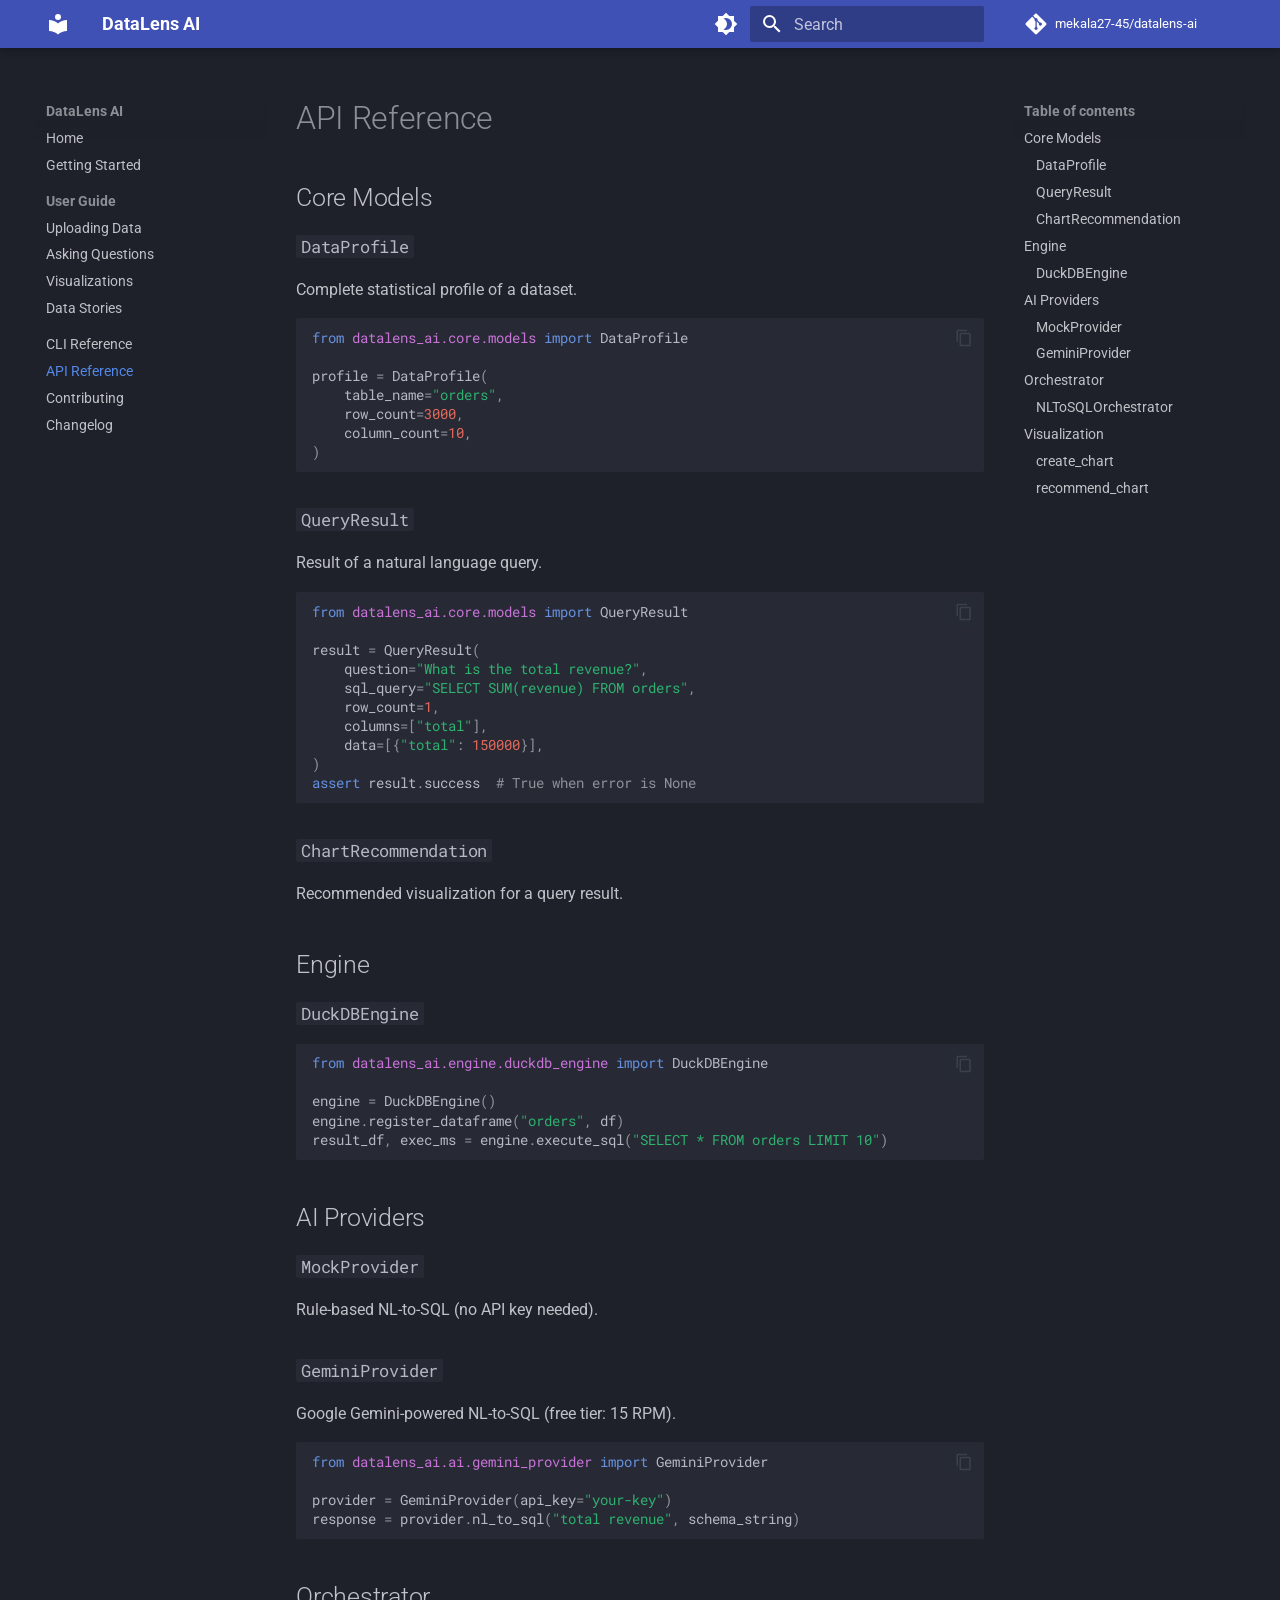
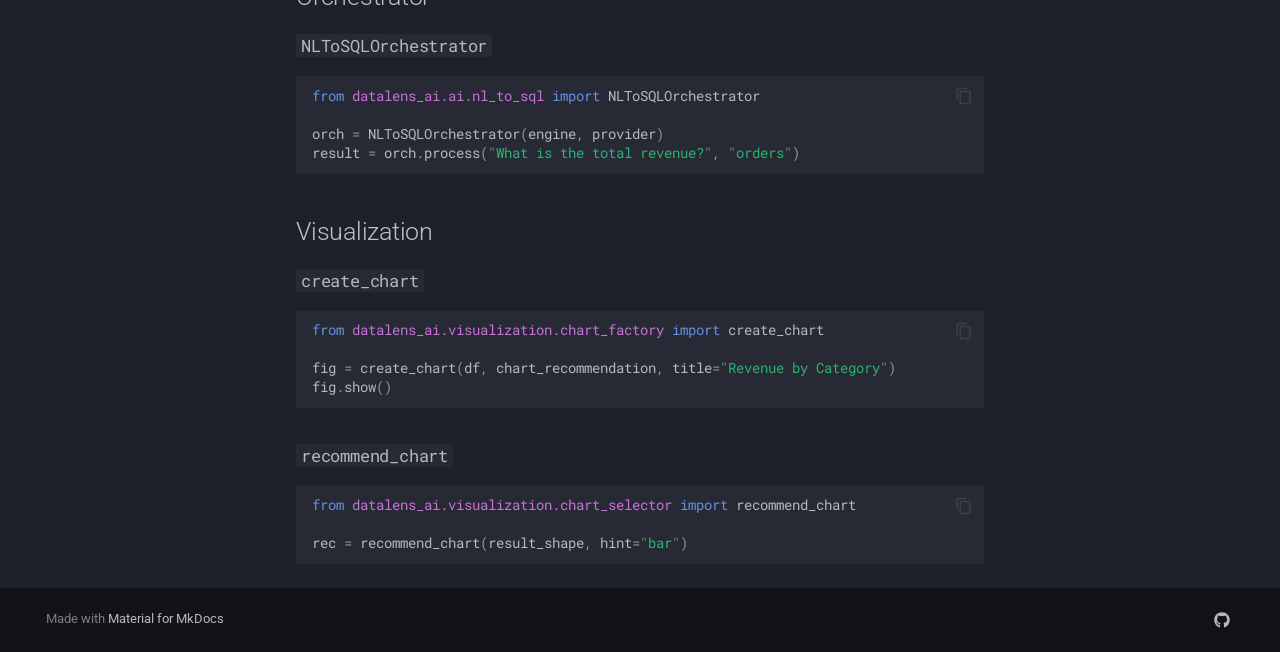
<file: api-reference/index.html>
<!doctype html><html lang=en class=no-js> <head><meta charset=utf-8><meta name=viewport content="width=device-width,initial-scale=1"><meta name=description content="AI-powered data analytics — upload data, ask questions in plain English, get insights"><meta name=author content="Mekala Ajay"><link href=../cli-reference/ rel=prev><link href=../contributing/ rel=next><link rel=icon href=../assets/images/favicon.png><meta name=generator content="mkdocs-1.6.1, mkdocs-material-9.7.6"><title>API Reference - DataLens AI</title><link rel=stylesheet href=../assets/stylesheets/main.484c7ddc.min.css><link rel=stylesheet href=../assets/stylesheets/palette.ab4e12ef.min.css><link rel=preconnect href=https://fonts.gstatic.com crossorigin><link rel=stylesheet href="https://fonts.googleapis.com/css?family=Roboto:300,300i,400,400i,700,700i%7CRoboto+Mono:400,400i,700,700i&display=fallback"><style>:root{--md-text-font:"Roboto";--md-code-font:"Roboto Mono"}</style><script>__md_scope=new URL("..",location),__md_hash=e=>[...e].reduce(((e,_)=>(e<<5)-e+_.charCodeAt(0)),0),__md_get=(e,_=localStorage,t=__md_scope)=>JSON.parse(_.getItem(t.pathname+"."+e)),__md_set=(e,_,t=localStorage,a=__md_scope)=>{try{t.setItem(a.pathname+"."+e,JSON.stringify(_))}catch(e){}}</script></head> <body dir=ltr data-md-color-scheme=slate data-md-color-primary=indigo data-md-color-accent=purple> <input class=md-toggle data-md-toggle=drawer type=checkbox id=__drawer autocomplete=off> <input class=md-toggle data-md-toggle=search type=checkbox id=__search autocomplete=off> <label class=md-overlay for=__drawer></label> <div data-md-component=skip> <a href=#api-reference class=md-skip> Skip to content </a> </div> <div data-md-component=announce> </div> <header class="md-header md-header--shadow" data-md-component=header> <nav class="md-header__inner md-grid" aria-label=Header> <a href=.. title="DataLens AI" class="md-header__button md-logo" aria-label="DataLens AI" data-md-component=logo> <svg xmlns=http://www.w3.org/2000/svg viewbox="0 0 24 24"><path d="M12 8a3 3 0 0 0 3-3 3 3 0 0 0-3-3 3 3 0 0 0-3 3 3 3 0 0 0 3 3m0 3.54C9.64 9.35 6.5 8 3 8v11c3.5 0 6.64 1.35 9 3.54 2.36-2.19 5.5-3.54 9-3.54V8c-3.5 0-6.64 1.35-9 3.54"/></svg> </a> <label class="md-header__button md-icon" for=__drawer> <svg xmlns=http://www.w3.org/2000/svg viewbox="0 0 24 24"><path d="M3 6h18v2H3zm0 5h18v2H3zm0 5h18v2H3z"/></svg> </label> <div class=md-header__title data-md-component=header-title> <div class=md-header__ellipsis> <div class=md-header__topic> <span class=md-ellipsis> DataLens AI </span> </div> <div class=md-header__topic data-md-component=header-topic> <span class=md-ellipsis> API Reference </span> </div> </div> </div> <form class=md-header__option data-md-component=palette> <input class=md-option data-md-color-media data-md-color-scheme=slate data-md-color-primary=indigo data-md-color-accent=purple aria-label="Switch to light mode" type=radio name=__palette id=__palette_0> <label class="md-header__button md-icon" title="Switch to light mode" for=__palette_1 hidden> <svg xmlns=http://www.w3.org/2000/svg viewbox="0 0 24 24"><path d="M12 18c-.89 0-1.74-.2-2.5-.55C11.56 16.5 13 14.42 13 12s-1.44-4.5-3.5-5.45C10.26 6.2 11.11 6 12 6a6 6 0 0 1 6 6 6 6 0 0 1-6 6m8-9.31V4h-4.69L12 .69 8.69 4H4v4.69L.69 12 4 15.31V20h4.69L12 23.31 15.31 20H20v-4.69L23.31 12z"/></svg> </label> <input class=md-option data-md-color-media data-md-color-scheme=default data-md-color-primary=indigo data-md-color-accent=purple aria-label="Switch to dark mode" type=radio name=__palette id=__palette_1> <label class="md-header__button md-icon" title="Switch to dark mode" for=__palette_0 hidden> <svg xmlns=http://www.w3.org/2000/svg viewbox="0 0 24 24"><path d="M12 8a4 4 0 0 0-4 4 4 4 0 0 0 4 4 4 4 0 0 0 4-4 4 4 0 0 0-4-4m0 10a6 6 0 0 1-6-6 6 6 0 0 1 6-6 6 6 0 0 1 6 6 6 6 0 0 1-6 6m8-9.31V4h-4.69L12 .69 8.69 4H4v4.69L.69 12 4 15.31V20h4.69L12 23.31 15.31 20H20v-4.69L23.31 12z"/></svg> </label> </form> <script>var palette=__md_get("__palette");if(palette&&palette.color){if("(prefers-color-scheme)"===palette.color.media){var media=matchMedia("(prefers-color-scheme: light)"),input=document.querySelector(media.matches?"[data-md-color-media='(prefers-color-scheme: light)']":"[data-md-color-media='(prefers-color-scheme: dark)']");palette.color.media=input.getAttribute("data-md-color-media"),palette.color.scheme=input.getAttribute("data-md-color-scheme"),palette.color.primary=input.getAttribute("data-md-color-primary"),palette.color.accent=input.getAttribute("data-md-color-accent")}for(var[key,value]of Object.entries(palette.color))document.body.setAttribute("data-md-color-"+key,value)}</script> <label class="md-header__button md-icon" for=__search> <svg xmlns=http://www.w3.org/2000/svg viewbox="0 0 24 24"><path d="M9.5 3A6.5 6.5 0 0 1 16 9.5c0 1.61-.59 3.09-1.56 4.23l.27.27h.79l5 5-1.5 1.5-5-5v-.79l-.27-.27A6.52 6.52 0 0 1 9.5 16 6.5 6.5 0 0 1 3 9.5 6.5 6.5 0 0 1 9.5 3m0 2C7 5 5 7 5 9.5S7 14 9.5 14 14 12 14 9.5 12 5 9.5 5"/></svg> </label> <div class=md-search data-md-component=search role=dialog> <label class=md-search__overlay for=__search></label> <div class=md-search__inner role=search> <form class=md-search__form name=search> <input type=text class=md-search__input name=query aria-label=Search placeholder=Search autocapitalize=off autocorrect=off autocomplete=off spellcheck=false data-md-component=search-query required> <label class="md-search__icon md-icon" for=__search> <svg xmlns=http://www.w3.org/2000/svg viewbox="0 0 24 24"><path d="M9.5 3A6.5 6.5 0 0 1 16 9.5c0 1.61-.59 3.09-1.56 4.23l.27.27h.79l5 5-1.5 1.5-5-5v-.79l-.27-.27A6.52 6.52 0 0 1 9.5 16 6.5 6.5 0 0 1 3 9.5 6.5 6.5 0 0 1 9.5 3m0 2C7 5 5 7 5 9.5S7 14 9.5 14 14 12 14 9.5 12 5 9.5 5"/></svg> <svg xmlns=http://www.w3.org/2000/svg viewbox="0 0 24 24"><path d="M20 11v2H8l5.5 5.5-1.42 1.42L4.16 12l7.92-7.92L13.5 5.5 8 11z"/></svg> </label> <nav class=md-search__options aria-label=Search> <button type=reset class="md-search__icon md-icon" title=Clear aria-label=Clear tabindex=-1> <svg xmlns=http://www.w3.org/2000/svg viewbox="0 0 24 24"><path d="M19 6.41 17.59 5 12 10.59 6.41 5 5 6.41 10.59 12 5 17.59 6.41 19 12 13.41 17.59 19 19 17.59 13.41 12z"/></svg> </button> </nav> </form> <div class=md-search__output> <div class=md-search__scrollwrap tabindex=0 data-md-scrollfix> <div class=md-search-result data-md-component=search-result> <div class=md-search-result__meta> Initializing search </div> <ol class=md-search-result__list role=presentation></ol> </div> </div> </div> </div> </div> <div class=md-header__source> <a href=https://github.com/mekala27-45/datalens-ai title="Go to repository" class=md-source data-md-component=source> <div class="md-source__icon md-icon"> <svg xmlns=http://www.w3.org/2000/svg viewbox="0 0 448 512"><!-- Font Awesome Free 7.1.0 by @fontawesome - https://fontawesome.com License - https://fontawesome.com/license/free (Icons: CC BY 4.0, Fonts: SIL OFL 1.1, Code: MIT License) Copyright 2025 Fonticons, Inc.--><path d="M439.6 236.1 244 40.5c-5.4-5.5-12.8-8.5-20.4-8.5s-15 3-20.4 8.4L162.5 81l51.5 51.5c27.1-9.1 52.7 16.8 43.4 43.7l49.7 49.7c34.2-11.8 61.2 31 35.5 56.7-26.5 26.5-70.2-2.9-56-37.3L240.3 199v121.9c25.3 12.5 22.3 41.8 9.1 55-6.4 6.4-15.2 10.1-24.3 10.1s-17.8-3.6-24.3-10.1c-17.6-17.6-11.1-46.9 11.2-56v-123c-20.8-8.5-24.6-30.7-18.6-45L142.6 101 8.5 235.1C3 240.6 0 247.9 0 255.5s3 15 8.5 20.4l195.6 195.7c5.4 5.4 12.7 8.4 20.4 8.4s15-3 20.4-8.4l194.7-194.7c5.4-5.4 8.4-12.8 8.4-20.4s-3-15-8.4-20.4"/></svg> </div> <div class=md-source__repository> mekala27-45/datalens-ai </div> </a> </div> </nav> </header> <div class=md-container data-md-component=container> <main class=md-main data-md-component=main> <div class="md-main__inner md-grid"> <div class="md-sidebar md-sidebar--primary" data-md-component=sidebar data-md-type=navigation> <div class=md-sidebar__scrollwrap> <div class=md-sidebar__inner> <nav class="md-nav md-nav--primary" aria-label=Navigation data-md-level=0> <label class=md-nav__title for=__drawer> <a href=.. title="DataLens AI" class="md-nav__button md-logo" aria-label="DataLens AI" data-md-component=logo> <svg xmlns=http://www.w3.org/2000/svg viewbox="0 0 24 24"><path d="M12 8a3 3 0 0 0 3-3 3 3 0 0 0-3-3 3 3 0 0 0-3 3 3 3 0 0 0 3 3m0 3.54C9.64 9.35 6.5 8 3 8v11c3.5 0 6.64 1.35 9 3.54 2.36-2.19 5.5-3.54 9-3.54V8c-3.5 0-6.64 1.35-9 3.54"/></svg> </a> DataLens AI </label> <div class=md-nav__source> <a href=https://github.com/mekala27-45/datalens-ai title="Go to repository" class=md-source data-md-component=source> <div class="md-source__icon md-icon"> <svg xmlns=http://www.w3.org/2000/svg viewbox="0 0 448 512"><!-- Font Awesome Free 7.1.0 by @fontawesome - https://fontawesome.com License - https://fontawesome.com/license/free (Icons: CC BY 4.0, Fonts: SIL OFL 1.1, Code: MIT License) Copyright 2025 Fonticons, Inc.--><path d="M439.6 236.1 244 40.5c-5.4-5.5-12.8-8.5-20.4-8.5s-15 3-20.4 8.4L162.5 81l51.5 51.5c27.1-9.1 52.7 16.8 43.4 43.7l49.7 49.7c34.2-11.8 61.2 31 35.5 56.7-26.5 26.5-70.2-2.9-56-37.3L240.3 199v121.9c25.3 12.5 22.3 41.8 9.1 55-6.4 6.4-15.2 10.1-24.3 10.1s-17.8-3.6-24.3-10.1c-17.6-17.6-11.1-46.9 11.2-56v-123c-20.8-8.5-24.6-30.7-18.6-45L142.6 101 8.5 235.1C3 240.6 0 247.9 0 255.5s3 15 8.5 20.4l195.6 195.7c5.4 5.4 12.7 8.4 20.4 8.4s15-3 20.4-8.4l194.7-194.7c5.4-5.4 8.4-12.8 8.4-20.4s-3-15-8.4-20.4"/></svg> </div> <div class=md-source__repository> mekala27-45/datalens-ai </div> </a> </div> <ul class=md-nav__list data-md-scrollfix> <li class=md-nav__item> <a href=.. class=md-nav__link> <span class=md-ellipsis> Home </span> </a> </li> <li class=md-nav__item> <a href=../getting-started/ class=md-nav__link> <span class=md-ellipsis> Getting Started </span> </a> </li> <li class="md-nav__item md-nav__item--section md-nav__item--nested"> <input class="md-nav__toggle md-toggle md-toggle--indeterminate" type=checkbox id=__nav_3> <label class=md-nav__link for=__nav_3 id=__nav_3_label tabindex> <span class=md-ellipsis> User Guide </span> <span class="md-nav__icon md-icon"></span> </label> <nav class=md-nav data-md-level=1 aria-labelledby=__nav_3_label aria-expanded=false> <label class=md-nav__title for=__nav_3> <span class="md-nav__icon md-icon"></span> User Guide </label> <ul class=md-nav__list data-md-scrollfix> <li class=md-nav__item> <a href=../user-guide/uploading-data/ class=md-nav__link> <span class=md-ellipsis> Uploading Data </span> </a> </li> <li class=md-nav__item> <a href=../user-guide/asking-questions/ class=md-nav__link> <span class=md-ellipsis> Asking Questions </span> </a> </li> <li class=md-nav__item> <a href=../user-guide/visualizations/ class=md-nav__link> <span class=md-ellipsis> Visualizations </span> </a> </li> <li class=md-nav__item> <a href=../user-guide/data-stories/ class=md-nav__link> <span class=md-ellipsis> Data Stories </span> </a> </li> </ul> </nav> </li> <li class=md-nav__item> <a href=../cli-reference/ class=md-nav__link> <span class=md-ellipsis> CLI Reference </span> </a> </li> <li class="md-nav__item md-nav__item--active"> <input class="md-nav__toggle md-toggle" type=checkbox id=__toc> <label class="md-nav__link md-nav__link--active" for=__toc> <span class=md-ellipsis> API Reference </span> <span class="md-nav__icon md-icon"></span> </label> <a href=./ class="md-nav__link md-nav__link--active"> <span class=md-ellipsis> API Reference </span> </a> <nav class="md-nav md-nav--secondary" aria-label="Table of contents"> <label class=md-nav__title for=__toc> <span class="md-nav__icon md-icon"></span> Table of contents </label> <ul class=md-nav__list data-md-component=toc data-md-scrollfix> <li class=md-nav__item> <a href=#core-models class=md-nav__link> <span class=md-ellipsis> Core Models </span> </a> <nav class=md-nav aria-label="Core Models"> <ul class=md-nav__list> <li class=md-nav__item> <a href=#dataprofile class=md-nav__link> <span class=md-ellipsis> DataProfile </span> </a> </li> <li class=md-nav__item> <a href=#queryresult class=md-nav__link> <span class=md-ellipsis> QueryResult </span> </a> </li> <li class=md-nav__item> <a href=#chartrecommendation class=md-nav__link> <span class=md-ellipsis> ChartRecommendation </span> </a> </li> </ul> </nav> </li> <li class=md-nav__item> <a href=#engine class=md-nav__link> <span class=md-ellipsis> Engine </span> </a> <nav class=md-nav aria-label=Engine> <ul class=md-nav__list> <li class=md-nav__item> <a href=#duckdbengine class=md-nav__link> <span class=md-ellipsis> DuckDBEngine </span> </a> </li> </ul> </nav> </li> <li class=md-nav__item> <a href=#ai-providers class=md-nav__link> <span class=md-ellipsis> AI Providers </span> </a> <nav class=md-nav aria-label="AI Providers"> <ul class=md-nav__list> <li class=md-nav__item> <a href=#mockprovider class=md-nav__link> <span class=md-ellipsis> MockProvider </span> </a> </li> <li class=md-nav__item> <a href=#geminiprovider class=md-nav__link> <span class=md-ellipsis> GeminiProvider </span> </a> </li> </ul> </nav> </li> <li class=md-nav__item> <a href=#orchestrator class=md-nav__link> <span class=md-ellipsis> Orchestrator </span> </a> <nav class=md-nav aria-label=Orchestrator> <ul class=md-nav__list> <li class=md-nav__item> <a href=#nltosqlorchestrator class=md-nav__link> <span class=md-ellipsis> NLToSQLOrchestrator </span> </a> </li> </ul> </nav> </li> <li class=md-nav__item> <a href=#visualization class=md-nav__link> <span class=md-ellipsis> Visualization </span> </a> <nav class=md-nav aria-label=Visualization> <ul class=md-nav__list> <li class=md-nav__item> <a href=#create_chart class=md-nav__link> <span class=md-ellipsis> create_chart </span> </a> </li> <li class=md-nav__item> <a href=#recommend_chart class=md-nav__link> <span class=md-ellipsis> recommend_chart </span> </a> </li> </ul> </nav> </li> </ul> </nav> </li> <li class=md-nav__item> <a href=../contributing/ class=md-nav__link> <span class=md-ellipsis> Contributing </span> </a> </li> <li class=md-nav__item> <a href=../changelog/ class=md-nav__link> <span class=md-ellipsis> Changelog </span> </a> </li> </ul> </nav> </div> </div> </div> <div class="md-sidebar md-sidebar--secondary" data-md-component=sidebar data-md-type=toc> <div class=md-sidebar__scrollwrap> <div class=md-sidebar__inner> <nav class="md-nav md-nav--secondary" aria-label="Table of contents"> <label class=md-nav__title for=__toc> <span class="md-nav__icon md-icon"></span> Table of contents </label> <ul class=md-nav__list data-md-component=toc data-md-scrollfix> <li class=md-nav__item> <a href=#core-models class=md-nav__link> <span class=md-ellipsis> Core Models </span> </a> <nav class=md-nav aria-label="Core Models"> <ul class=md-nav__list> <li class=md-nav__item> <a href=#dataprofile class=md-nav__link> <span class=md-ellipsis> DataProfile </span> </a> </li> <li class=md-nav__item> <a href=#queryresult class=md-nav__link> <span class=md-ellipsis> QueryResult </span> </a> </li> <li class=md-nav__item> <a href=#chartrecommendation class=md-nav__link> <span class=md-ellipsis> ChartRecommendation </span> </a> </li> </ul> </nav> </li> <li class=md-nav__item> <a href=#engine class=md-nav__link> <span class=md-ellipsis> Engine </span> </a> <nav class=md-nav aria-label=Engine> <ul class=md-nav__list> <li class=md-nav__item> <a href=#duckdbengine class=md-nav__link> <span class=md-ellipsis> DuckDBEngine </span> </a> </li> </ul> </nav> </li> <li class=md-nav__item> <a href=#ai-providers class=md-nav__link> <span class=md-ellipsis> AI Providers </span> </a> <nav class=md-nav aria-label="AI Providers"> <ul class=md-nav__list> <li class=md-nav__item> <a href=#mockprovider class=md-nav__link> <span class=md-ellipsis> MockProvider </span> </a> </li> <li class=md-nav__item> <a href=#geminiprovider class=md-nav__link> <span class=md-ellipsis> GeminiProvider </span> </a> </li> </ul> </nav> </li> <li class=md-nav__item> <a href=#orchestrator class=md-nav__link> <span class=md-ellipsis> Orchestrator </span> </a> <nav class=md-nav aria-label=Orchestrator> <ul class=md-nav__list> <li class=md-nav__item> <a href=#nltosqlorchestrator class=md-nav__link> <span class=md-ellipsis> NLToSQLOrchestrator </span> </a> </li> </ul> </nav> </li> <li class=md-nav__item> <a href=#visualization class=md-nav__link> <span class=md-ellipsis> Visualization </span> </a> <nav class=md-nav aria-label=Visualization> <ul class=md-nav__list> <li class=md-nav__item> <a href=#create_chart class=md-nav__link> <span class=md-ellipsis> create_chart </span> </a> </li> <li class=md-nav__item> <a href=#recommend_chart class=md-nav__link> <span class=md-ellipsis> recommend_chart </span> </a> </li> </ul> </nav> </li> </ul> </nav> </div> </div> </div> <div class=md-content data-md-component=content> <article class="md-content__inner md-typeset"> <h1 id=api-reference>API Reference</h1> <h2 id=core-models>Core Models</h2> <h3 id=dataprofile><code>DataProfile</code></h3> <p>Complete statistical profile of a dataset.</p> <div class=highlight><pre><span></span><code><a id=__codelineno-0-1 name=__codelineno-0-1 href=#__codelineno-0-1></a><span class=kn>from</span><span class=w> </span><span class=nn>datalens_ai.core.models</span><span class=w> </span><span class=kn>import</span> <span class=n>DataProfile</span>
<a id=__codelineno-0-2 name=__codelineno-0-2 href=#__codelineno-0-2></a>
<a id=__codelineno-0-3 name=__codelineno-0-3 href=#__codelineno-0-3></a><span class=n>profile</span> <span class=o>=</span> <span class=n>DataProfile</span><span class=p>(</span>
<a id=__codelineno-0-4 name=__codelineno-0-4 href=#__codelineno-0-4></a>    <span class=n>table_name</span><span class=o>=</span><span class=s2>&quot;orders&quot;</span><span class=p>,</span>
<a id=__codelineno-0-5 name=__codelineno-0-5 href=#__codelineno-0-5></a>    <span class=n>row_count</span><span class=o>=</span><span class=mi>3000</span><span class=p>,</span>
<a id=__codelineno-0-6 name=__codelineno-0-6 href=#__codelineno-0-6></a>    <span class=n>column_count</span><span class=o>=</span><span class=mi>10</span><span class=p>,</span>
<a id=__codelineno-0-7 name=__codelineno-0-7 href=#__codelineno-0-7></a><span class=p>)</span>
</code></pre></div> <h3 id=queryresult><code>QueryResult</code></h3> <p>Result of a natural language query.</p> <div class=highlight><pre><span></span><code><a id=__codelineno-1-1 name=__codelineno-1-1 href=#__codelineno-1-1></a><span class=kn>from</span><span class=w> </span><span class=nn>datalens_ai.core.models</span><span class=w> </span><span class=kn>import</span> <span class=n>QueryResult</span>
<a id=__codelineno-1-2 name=__codelineno-1-2 href=#__codelineno-1-2></a>
<a id=__codelineno-1-3 name=__codelineno-1-3 href=#__codelineno-1-3></a><span class=n>result</span> <span class=o>=</span> <span class=n>QueryResult</span><span class=p>(</span>
<a id=__codelineno-1-4 name=__codelineno-1-4 href=#__codelineno-1-4></a>    <span class=n>question</span><span class=o>=</span><span class=s2>&quot;What is the total revenue?&quot;</span><span class=p>,</span>
<a id=__codelineno-1-5 name=__codelineno-1-5 href=#__codelineno-1-5></a>    <span class=n>sql_query</span><span class=o>=</span><span class=s2>&quot;SELECT SUM(revenue) FROM orders&quot;</span><span class=p>,</span>
<a id=__codelineno-1-6 name=__codelineno-1-6 href=#__codelineno-1-6></a>    <span class=n>row_count</span><span class=o>=</span><span class=mi>1</span><span class=p>,</span>
<a id=__codelineno-1-7 name=__codelineno-1-7 href=#__codelineno-1-7></a>    <span class=n>columns</span><span class=o>=</span><span class=p>[</span><span class=s2>&quot;total&quot;</span><span class=p>],</span>
<a id=__codelineno-1-8 name=__codelineno-1-8 href=#__codelineno-1-8></a>    <span class=n>data</span><span class=o>=</span><span class=p>[{</span><span class=s2>&quot;total&quot;</span><span class=p>:</span> <span class=mi>150000</span><span class=p>}],</span>
<a id=__codelineno-1-9 name=__codelineno-1-9 href=#__codelineno-1-9></a><span class=p>)</span>
<a id=__codelineno-1-10 name=__codelineno-1-10 href=#__codelineno-1-10></a><span class=k>assert</span> <span class=n>result</span><span class=o>.</span><span class=n>success</span>  <span class=c1># True when error is None</span>
</code></pre></div> <h3 id=chartrecommendation><code>ChartRecommendation</code></h3> <p>Recommended visualization for a query result.</p> <h2 id=engine>Engine</h2> <h3 id=duckdbengine><code>DuckDBEngine</code></h3> <div class=highlight><pre><span></span><code><a id=__codelineno-2-1 name=__codelineno-2-1 href=#__codelineno-2-1></a><span class=kn>from</span><span class=w> </span><span class=nn>datalens_ai.engine.duckdb_engine</span><span class=w> </span><span class=kn>import</span> <span class=n>DuckDBEngine</span>
<a id=__codelineno-2-2 name=__codelineno-2-2 href=#__codelineno-2-2></a>
<a id=__codelineno-2-3 name=__codelineno-2-3 href=#__codelineno-2-3></a><span class=n>engine</span> <span class=o>=</span> <span class=n>DuckDBEngine</span><span class=p>()</span>
<a id=__codelineno-2-4 name=__codelineno-2-4 href=#__codelineno-2-4></a><span class=n>engine</span><span class=o>.</span><span class=n>register_dataframe</span><span class=p>(</span><span class=s2>&quot;orders&quot;</span><span class=p>,</span> <span class=n>df</span><span class=p>)</span>
<a id=__codelineno-2-5 name=__codelineno-2-5 href=#__codelineno-2-5></a><span class=n>result_df</span><span class=p>,</span> <span class=n>exec_ms</span> <span class=o>=</span> <span class=n>engine</span><span class=o>.</span><span class=n>execute_sql</span><span class=p>(</span><span class=s2>&quot;SELECT * FROM orders LIMIT 10&quot;</span><span class=p>)</span>
</code></pre></div> <h2 id=ai-providers>AI Providers</h2> <h3 id=mockprovider><code>MockProvider</code></h3> <p>Rule-based NL-to-SQL (no API key needed).</p> <h3 id=geminiprovider><code>GeminiProvider</code></h3> <p>Google Gemini-powered NL-to-SQL (free tier: 15 RPM).</p> <div class=highlight><pre><span></span><code><a id=__codelineno-3-1 name=__codelineno-3-1 href=#__codelineno-3-1></a><span class=kn>from</span><span class=w> </span><span class=nn>datalens_ai.ai.gemini_provider</span><span class=w> </span><span class=kn>import</span> <span class=n>GeminiProvider</span>
<a id=__codelineno-3-2 name=__codelineno-3-2 href=#__codelineno-3-2></a>
<a id=__codelineno-3-3 name=__codelineno-3-3 href=#__codelineno-3-3></a><span class=n>provider</span> <span class=o>=</span> <span class=n>GeminiProvider</span><span class=p>(</span><span class=n>api_key</span><span class=o>=</span><span class=s2>&quot;your-key&quot;</span><span class=p>)</span>
<a id=__codelineno-3-4 name=__codelineno-3-4 href=#__codelineno-3-4></a><span class=n>response</span> <span class=o>=</span> <span class=n>provider</span><span class=o>.</span><span class=n>nl_to_sql</span><span class=p>(</span><span class=s2>&quot;total revenue&quot;</span><span class=p>,</span> <span class=n>schema_string</span><span class=p>)</span>
</code></pre></div> <h2 id=orchestrator>Orchestrator</h2> <h3 id=nltosqlorchestrator><code>NLToSQLOrchestrator</code></h3> <div class=highlight><pre><span></span><code><a id=__codelineno-4-1 name=__codelineno-4-1 href=#__codelineno-4-1></a><span class=kn>from</span><span class=w> </span><span class=nn>datalens_ai.ai.nl_to_sql</span><span class=w> </span><span class=kn>import</span> <span class=n>NLToSQLOrchestrator</span>
<a id=__codelineno-4-2 name=__codelineno-4-2 href=#__codelineno-4-2></a>
<a id=__codelineno-4-3 name=__codelineno-4-3 href=#__codelineno-4-3></a><span class=n>orch</span> <span class=o>=</span> <span class=n>NLToSQLOrchestrator</span><span class=p>(</span><span class=n>engine</span><span class=p>,</span> <span class=n>provider</span><span class=p>)</span>
<a id=__codelineno-4-4 name=__codelineno-4-4 href=#__codelineno-4-4></a><span class=n>result</span> <span class=o>=</span> <span class=n>orch</span><span class=o>.</span><span class=n>process</span><span class=p>(</span><span class=s2>&quot;What is the total revenue?&quot;</span><span class=p>,</span> <span class=s2>&quot;orders&quot;</span><span class=p>)</span>
</code></pre></div> <h2 id=visualization>Visualization</h2> <h3 id=create_chart><code>create_chart</code></h3> <div class=highlight><pre><span></span><code><a id=__codelineno-5-1 name=__codelineno-5-1 href=#__codelineno-5-1></a><span class=kn>from</span><span class=w> </span><span class=nn>datalens_ai.visualization.chart_factory</span><span class=w> </span><span class=kn>import</span> <span class=n>create_chart</span>
<a id=__codelineno-5-2 name=__codelineno-5-2 href=#__codelineno-5-2></a>
<a id=__codelineno-5-3 name=__codelineno-5-3 href=#__codelineno-5-3></a><span class=n>fig</span> <span class=o>=</span> <span class=n>create_chart</span><span class=p>(</span><span class=n>df</span><span class=p>,</span> <span class=n>chart_recommendation</span><span class=p>,</span> <span class=n>title</span><span class=o>=</span><span class=s2>&quot;Revenue by Category&quot;</span><span class=p>)</span>
<a id=__codelineno-5-4 name=__codelineno-5-4 href=#__codelineno-5-4></a><span class=n>fig</span><span class=o>.</span><span class=n>show</span><span class=p>()</span>
</code></pre></div> <h3 id=recommend_chart><code>recommend_chart</code></h3> <div class=highlight><pre><span></span><code><a id=__codelineno-6-1 name=__codelineno-6-1 href=#__codelineno-6-1></a><span class=kn>from</span><span class=w> </span><span class=nn>datalens_ai.visualization.chart_selector</span><span class=w> </span><span class=kn>import</span> <span class=n>recommend_chart</span>
<a id=__codelineno-6-2 name=__codelineno-6-2 href=#__codelineno-6-2></a>
<a id=__codelineno-6-3 name=__codelineno-6-3 href=#__codelineno-6-3></a><span class=n>rec</span> <span class=o>=</span> <span class=n>recommend_chart</span><span class=p>(</span><span class=n>result_shape</span><span class=p>,</span> <span class=n>hint</span><span class=o>=</span><span class=s2>&quot;bar&quot;</span><span class=p>)</span>
</code></pre></div> </article> </div> <script>var tabs=__md_get("__tabs");if(Array.isArray(tabs))e:for(var set of document.querySelectorAll(".tabbed-set")){var labels=set.querySelector(".tabbed-labels");for(var tab of tabs)for(var label of labels.getElementsByTagName("label"))if(label.innerText.trim()===tab){var input=document.getElementById(label.htmlFor);input.checked=!0;continue e}}</script> <script>var target=document.getElementById(location.hash.slice(1));target&&target.name&&(target.checked=target.name.startsWith("__tabbed_"))</script> </div> </main> <footer class=md-footer> <div class="md-footer-meta md-typeset"> <div class="md-footer-meta__inner md-grid"> <div class=md-copyright> Made with <a href=https://squidfunk.github.io/mkdocs-material/ target=_blank rel=noopener> Material for MkDocs </a> </div> <div class=md-social> <a href=https://github.com/mekala27-45/datalens-ai target=_blank rel=noopener title=github.com class=md-social__link> <svg xmlns=http://www.w3.org/2000/svg viewbox="0 0 512 512"><!-- Font Awesome Free 7.1.0 by @fontawesome - https://fontawesome.com License - https://fontawesome.com/license/free (Icons: CC BY 4.0, Fonts: SIL OFL 1.1, Code: MIT License) Copyright 2025 Fonticons, Inc.--><path d="M173.9 397.4c0 2-2.3 3.6-5.2 3.6-3.3.3-5.6-1.3-5.6-3.6 0-2 2.3-3.6 5.2-3.6 3-.3 5.6 1.3 5.6 3.6m-31.1-4.5c-.7 2 1.3 4.3 4.3 4.9 2.6 1 5.6 0 6.2-2s-1.3-4.3-4.3-5.2c-2.6-.7-5.5.3-6.2 2.3m44.2-1.7c-2.9.7-4.9 2.6-4.6 4.9.3 2 2.9 3.3 5.9 2.6 2.9-.7 4.9-2.6 4.6-4.6-.3-1.9-3-3.2-5.9-2.9M252.8 8C114.1 8 8 113.3 8 252c0 110.9 69.8 205.8 169.5 239.2 12.8 2.3 17.3-5.6 17.3-12.1 0-6.2-.3-40.4-.3-61.4 0 0-70 15-84.7-29.8 0 0-11.4-29.1-27.8-36.6 0 0-22.9-15.7 1.6-15.4 0 0 24.9 2 38.6 25.8 21.9 38.6 58.6 27.5 72.9 20.9 2.3-16 8.8-27.1 16-33.7-55.9-6.2-112.3-14.3-112.3-110.5 0-27.5 7.6-41.3 23.6-58.9-2.6-6.5-11.1-33.3 2.6-67.9 20.9-6.5 69 27 69 27 20-5.6 41.5-8.5 62.8-8.5s42.8 2.9 62.8 8.5c0 0 48.1-33.6 69-27 13.7 34.7 5.2 61.4 2.6 67.9 16 17.7 25.8 31.5 25.8 58.9 0 96.5-58.9 104.2-114.8 110.5 9.2 7.9 17 22.9 17 46.4 0 33.7-.3 75.4-.3 83.6 0 6.5 4.6 14.4 17.3 12.1C436.2 457.8 504 362.9 504 252 504 113.3 391.5 8 252.8 8M105.2 352.9c-1.3 1-1 3.3.7 5.2 1.6 1.6 3.9 2.3 5.2 1 1.3-1 1-3.3-.7-5.2-1.6-1.6-3.9-2.3-5.2-1m-10.8-8.1c-.7 1.3.3 2.9 2.3 3.9 1.6 1 3.6.7 4.3-.7.7-1.3-.3-2.9-2.3-3.9-2-.6-3.6-.3-4.3.7m32.4 35.6c-1.6 1.3-1 4.3 1.3 6.2 2.3 2.3 5.2 2.6 6.5 1 1.3-1.3.7-4.3-1.3-6.2-2.2-2.3-5.2-2.6-6.5-1m-11.4-14.7c-1.6 1-1.6 3.6 0 5.9s4.3 3.3 5.6 2.3c1.6-1.3 1.6-3.9 0-6.2-1.4-2.3-4-3.3-5.6-2"/></svg> </a> </div> </div> </div> </footer> </div> <div class=md-dialog data-md-component=dialog> <div class="md-dialog__inner md-typeset"></div> </div> <script id=__config type=application/json>{"annotate": null, "base": "..", "features": ["navigation.instant", "navigation.tracking", "navigation.sections", "navigation.expand", "content.code.copy", "content.tabs.link", "search.highlight"], "search": "../assets/javascripts/workers/search.2c215733.min.js", "tags": null, "translations": {"clipboard.copied": "Copied to clipboard", "clipboard.copy": "Copy to clipboard", "search.result.more.one": "1 more on this page", "search.result.more.other": "# more on this page", "search.result.none": "No matching documents", "search.result.one": "1 matching document", "search.result.other": "# matching documents", "search.result.placeholder": "Type to start searching", "search.result.term.missing": "Missing", "select.version": "Select version"}, "version": null}</script> <script src=../assets/javascripts/bundle.79ae519e.min.js></script> </body> </html>
</file>
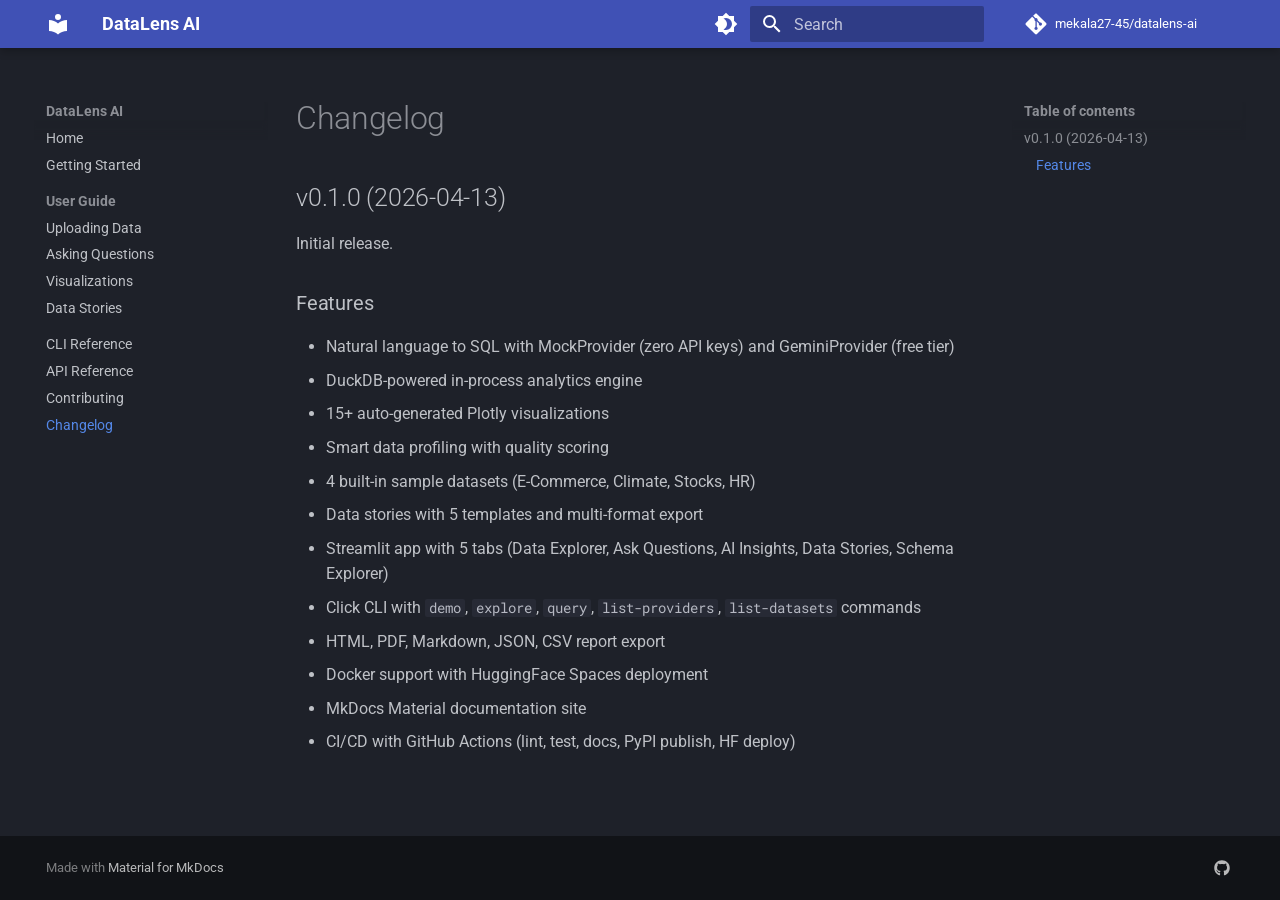
<file: changelog/index.html>
<!doctype html><html lang=en class=no-js> <head><meta charset=utf-8><meta name=viewport content="width=device-width,initial-scale=1"><meta name=description content="AI-powered data analytics — upload data, ask questions in plain English, get insights"><meta name=author content="Mekala Ajay"><link href=../contributing/ rel=prev><link rel=icon href=../assets/images/favicon.png><meta name=generator content="mkdocs-1.6.1, mkdocs-material-9.7.6"><title>Changelog - DataLens AI</title><link rel=stylesheet href=../assets/stylesheets/main.484c7ddc.min.css><link rel=stylesheet href=../assets/stylesheets/palette.ab4e12ef.min.css><link rel=preconnect href=https://fonts.gstatic.com crossorigin><link rel=stylesheet href="https://fonts.googleapis.com/css?family=Roboto:300,300i,400,400i,700,700i%7CRoboto+Mono:400,400i,700,700i&display=fallback"><style>:root{--md-text-font:"Roboto";--md-code-font:"Roboto Mono"}</style><script>__md_scope=new URL("..",location),__md_hash=e=>[...e].reduce(((e,_)=>(e<<5)-e+_.charCodeAt(0)),0),__md_get=(e,_=localStorage,t=__md_scope)=>JSON.parse(_.getItem(t.pathname+"."+e)),__md_set=(e,_,t=localStorage,a=__md_scope)=>{try{t.setItem(a.pathname+"."+e,JSON.stringify(_))}catch(e){}}</script></head> <body dir=ltr data-md-color-scheme=slate data-md-color-primary=indigo data-md-color-accent=purple> <input class=md-toggle data-md-toggle=drawer type=checkbox id=__drawer autocomplete=off> <input class=md-toggle data-md-toggle=search type=checkbox id=__search autocomplete=off> <label class=md-overlay for=__drawer></label> <div data-md-component=skip> <a href=#changelog class=md-skip> Skip to content </a> </div> <div data-md-component=announce> </div> <header class="md-header md-header--shadow" data-md-component=header> <nav class="md-header__inner md-grid" aria-label=Header> <a href=.. title="DataLens AI" class="md-header__button md-logo" aria-label="DataLens AI" data-md-component=logo> <svg xmlns=http://www.w3.org/2000/svg viewbox="0 0 24 24"><path d="M12 8a3 3 0 0 0 3-3 3 3 0 0 0-3-3 3 3 0 0 0-3 3 3 3 0 0 0 3 3m0 3.54C9.64 9.35 6.5 8 3 8v11c3.5 0 6.64 1.35 9 3.54 2.36-2.19 5.5-3.54 9-3.54V8c-3.5 0-6.64 1.35-9 3.54"/></svg> </a> <label class="md-header__button md-icon" for=__drawer> <svg xmlns=http://www.w3.org/2000/svg viewbox="0 0 24 24"><path d="M3 6h18v2H3zm0 5h18v2H3zm0 5h18v2H3z"/></svg> </label> <div class=md-header__title data-md-component=header-title> <div class=md-header__ellipsis> <div class=md-header__topic> <span class=md-ellipsis> DataLens AI </span> </div> <div class=md-header__topic data-md-component=header-topic> <span class=md-ellipsis> Changelog </span> </div> </div> </div> <form class=md-header__option data-md-component=palette> <input class=md-option data-md-color-media data-md-color-scheme=slate data-md-color-primary=indigo data-md-color-accent=purple aria-label="Switch to light mode" type=radio name=__palette id=__palette_0> <label class="md-header__button md-icon" title="Switch to light mode" for=__palette_1 hidden> <svg xmlns=http://www.w3.org/2000/svg viewbox="0 0 24 24"><path d="M12 18c-.89 0-1.74-.2-2.5-.55C11.56 16.5 13 14.42 13 12s-1.44-4.5-3.5-5.45C10.26 6.2 11.11 6 12 6a6 6 0 0 1 6 6 6 6 0 0 1-6 6m8-9.31V4h-4.69L12 .69 8.69 4H4v4.69L.69 12 4 15.31V20h4.69L12 23.31 15.31 20H20v-4.69L23.31 12z"/></svg> </label> <input class=md-option data-md-color-media data-md-color-scheme=default data-md-color-primary=indigo data-md-color-accent=purple aria-label="Switch to dark mode" type=radio name=__palette id=__palette_1> <label class="md-header__button md-icon" title="Switch to dark mode" for=__palette_0 hidden> <svg xmlns=http://www.w3.org/2000/svg viewbox="0 0 24 24"><path d="M12 8a4 4 0 0 0-4 4 4 4 0 0 0 4 4 4 4 0 0 0 4-4 4 4 0 0 0-4-4m0 10a6 6 0 0 1-6-6 6 6 0 0 1 6-6 6 6 0 0 1 6 6 6 6 0 0 1-6 6m8-9.31V4h-4.69L12 .69 8.69 4H4v4.69L.69 12 4 15.31V20h4.69L12 23.31 15.31 20H20v-4.69L23.31 12z"/></svg> </label> </form> <script>var palette=__md_get("__palette");if(palette&&palette.color){if("(prefers-color-scheme)"===palette.color.media){var media=matchMedia("(prefers-color-scheme: light)"),input=document.querySelector(media.matches?"[data-md-color-media='(prefers-color-scheme: light)']":"[data-md-color-media='(prefers-color-scheme: dark)']");palette.color.media=input.getAttribute("data-md-color-media"),palette.color.scheme=input.getAttribute("data-md-color-scheme"),palette.color.primary=input.getAttribute("data-md-color-primary"),palette.color.accent=input.getAttribute("data-md-color-accent")}for(var[key,value]of Object.entries(palette.color))document.body.setAttribute("data-md-color-"+key,value)}</script> <label class="md-header__button md-icon" for=__search> <svg xmlns=http://www.w3.org/2000/svg viewbox="0 0 24 24"><path d="M9.5 3A6.5 6.5 0 0 1 16 9.5c0 1.61-.59 3.09-1.56 4.23l.27.27h.79l5 5-1.5 1.5-5-5v-.79l-.27-.27A6.52 6.52 0 0 1 9.5 16 6.5 6.5 0 0 1 3 9.5 6.5 6.5 0 0 1 9.5 3m0 2C7 5 5 7 5 9.5S7 14 9.5 14 14 12 14 9.5 12 5 9.5 5"/></svg> </label> <div class=md-search data-md-component=search role=dialog> <label class=md-search__overlay for=__search></label> <div class=md-search__inner role=search> <form class=md-search__form name=search> <input type=text class=md-search__input name=query aria-label=Search placeholder=Search autocapitalize=off autocorrect=off autocomplete=off spellcheck=false data-md-component=search-query required> <label class="md-search__icon md-icon" for=__search> <svg xmlns=http://www.w3.org/2000/svg viewbox="0 0 24 24"><path d="M9.5 3A6.5 6.5 0 0 1 16 9.5c0 1.61-.59 3.09-1.56 4.23l.27.27h.79l5 5-1.5 1.5-5-5v-.79l-.27-.27A6.52 6.52 0 0 1 9.5 16 6.5 6.5 0 0 1 3 9.5 6.5 6.5 0 0 1 9.5 3m0 2C7 5 5 7 5 9.5S7 14 9.5 14 14 12 14 9.5 12 5 9.5 5"/></svg> <svg xmlns=http://www.w3.org/2000/svg viewbox="0 0 24 24"><path d="M20 11v2H8l5.5 5.5-1.42 1.42L4.16 12l7.92-7.92L13.5 5.5 8 11z"/></svg> </label> <nav class=md-search__options aria-label=Search> <button type=reset class="md-search__icon md-icon" title=Clear aria-label=Clear tabindex=-1> <svg xmlns=http://www.w3.org/2000/svg viewbox="0 0 24 24"><path d="M19 6.41 17.59 5 12 10.59 6.41 5 5 6.41 10.59 12 5 17.59 6.41 19 12 13.41 17.59 19 19 17.59 13.41 12z"/></svg> </button> </nav> </form> <div class=md-search__output> <div class=md-search__scrollwrap tabindex=0 data-md-scrollfix> <div class=md-search-result data-md-component=search-result> <div class=md-search-result__meta> Initializing search </div> <ol class=md-search-result__list role=presentation></ol> </div> </div> </div> </div> </div> <div class=md-header__source> <a href=https://github.com/mekala27-45/datalens-ai title="Go to repository" class=md-source data-md-component=source> <div class="md-source__icon md-icon"> <svg xmlns=http://www.w3.org/2000/svg viewbox="0 0 448 512"><!-- Font Awesome Free 7.1.0 by @fontawesome - https://fontawesome.com License - https://fontawesome.com/license/free (Icons: CC BY 4.0, Fonts: SIL OFL 1.1, Code: MIT License) Copyright 2025 Fonticons, Inc.--><path d="M439.6 236.1 244 40.5c-5.4-5.5-12.8-8.5-20.4-8.5s-15 3-20.4 8.4L162.5 81l51.5 51.5c27.1-9.1 52.7 16.8 43.4 43.7l49.7 49.7c34.2-11.8 61.2 31 35.5 56.7-26.5 26.5-70.2-2.9-56-37.3L240.3 199v121.9c25.3 12.5 22.3 41.8 9.1 55-6.4 6.4-15.2 10.1-24.3 10.1s-17.8-3.6-24.3-10.1c-17.6-17.6-11.1-46.9 11.2-56v-123c-20.8-8.5-24.6-30.7-18.6-45L142.6 101 8.5 235.1C3 240.6 0 247.9 0 255.5s3 15 8.5 20.4l195.6 195.7c5.4 5.4 12.7 8.4 20.4 8.4s15-3 20.4-8.4l194.7-194.7c5.4-5.4 8.4-12.8 8.4-20.4s-3-15-8.4-20.4"/></svg> </div> <div class=md-source__repository> mekala27-45/datalens-ai </div> </a> </div> </nav> </header> <div class=md-container data-md-component=container> <main class=md-main data-md-component=main> <div class="md-main__inner md-grid"> <div class="md-sidebar md-sidebar--primary" data-md-component=sidebar data-md-type=navigation> <div class=md-sidebar__scrollwrap> <div class=md-sidebar__inner> <nav class="md-nav md-nav--primary" aria-label=Navigation data-md-level=0> <label class=md-nav__title for=__drawer> <a href=.. title="DataLens AI" class="md-nav__button md-logo" aria-label="DataLens AI" data-md-component=logo> <svg xmlns=http://www.w3.org/2000/svg viewbox="0 0 24 24"><path d="M12 8a3 3 0 0 0 3-3 3 3 0 0 0-3-3 3 3 0 0 0-3 3 3 3 0 0 0 3 3m0 3.54C9.64 9.35 6.5 8 3 8v11c3.5 0 6.64 1.35 9 3.54 2.36-2.19 5.5-3.54 9-3.54V8c-3.5 0-6.64 1.35-9 3.54"/></svg> </a> DataLens AI </label> <div class=md-nav__source> <a href=https://github.com/mekala27-45/datalens-ai title="Go to repository" class=md-source data-md-component=source> <div class="md-source__icon md-icon"> <svg xmlns=http://www.w3.org/2000/svg viewbox="0 0 448 512"><!-- Font Awesome Free 7.1.0 by @fontawesome - https://fontawesome.com License - https://fontawesome.com/license/free (Icons: CC BY 4.0, Fonts: SIL OFL 1.1, Code: MIT License) Copyright 2025 Fonticons, Inc.--><path d="M439.6 236.1 244 40.5c-5.4-5.5-12.8-8.5-20.4-8.5s-15 3-20.4 8.4L162.5 81l51.5 51.5c27.1-9.1 52.7 16.8 43.4 43.7l49.7 49.7c34.2-11.8 61.2 31 35.5 56.7-26.5 26.5-70.2-2.9-56-37.3L240.3 199v121.9c25.3 12.5 22.3 41.8 9.1 55-6.4 6.4-15.2 10.1-24.3 10.1s-17.8-3.6-24.3-10.1c-17.6-17.6-11.1-46.9 11.2-56v-123c-20.8-8.5-24.6-30.7-18.6-45L142.6 101 8.5 235.1C3 240.6 0 247.9 0 255.5s3 15 8.5 20.4l195.6 195.7c5.4 5.4 12.7 8.4 20.4 8.4s15-3 20.4-8.4l194.7-194.7c5.4-5.4 8.4-12.8 8.4-20.4s-3-15-8.4-20.4"/></svg> </div> <div class=md-source__repository> mekala27-45/datalens-ai </div> </a> </div> <ul class=md-nav__list data-md-scrollfix> <li class=md-nav__item> <a href=.. class=md-nav__link> <span class=md-ellipsis> Home </span> </a> </li> <li class=md-nav__item> <a href=../getting-started/ class=md-nav__link> <span class=md-ellipsis> Getting Started </span> </a> </li> <li class="md-nav__item md-nav__item--section md-nav__item--nested"> <input class="md-nav__toggle md-toggle md-toggle--indeterminate" type=checkbox id=__nav_3> <label class=md-nav__link for=__nav_3 id=__nav_3_label tabindex> <span class=md-ellipsis> User Guide </span> <span class="md-nav__icon md-icon"></span> </label> <nav class=md-nav data-md-level=1 aria-labelledby=__nav_3_label aria-expanded=false> <label class=md-nav__title for=__nav_3> <span class="md-nav__icon md-icon"></span> User Guide </label> <ul class=md-nav__list data-md-scrollfix> <li class=md-nav__item> <a href=../user-guide/uploading-data/ class=md-nav__link> <span class=md-ellipsis> Uploading Data </span> </a> </li> <li class=md-nav__item> <a href=../user-guide/asking-questions/ class=md-nav__link> <span class=md-ellipsis> Asking Questions </span> </a> </li> <li class=md-nav__item> <a href=../user-guide/visualizations/ class=md-nav__link> <span class=md-ellipsis> Visualizations </span> </a> </li> <li class=md-nav__item> <a href=../user-guide/data-stories/ class=md-nav__link> <span class=md-ellipsis> Data Stories </span> </a> </li> </ul> </nav> </li> <li class=md-nav__item> <a href=../cli-reference/ class=md-nav__link> <span class=md-ellipsis> CLI Reference </span> </a> </li> <li class=md-nav__item> <a href=../api-reference/ class=md-nav__link> <span class=md-ellipsis> API Reference </span> </a> </li> <li class=md-nav__item> <a href=../contributing/ class=md-nav__link> <span class=md-ellipsis> Contributing </span> </a> </li> <li class="md-nav__item md-nav__item--active"> <input class="md-nav__toggle md-toggle" type=checkbox id=__toc> <label class="md-nav__link md-nav__link--active" for=__toc> <span class=md-ellipsis> Changelog </span> <span class="md-nav__icon md-icon"></span> </label> <a href=./ class="md-nav__link md-nav__link--active"> <span class=md-ellipsis> Changelog </span> </a> <nav class="md-nav md-nav--secondary" aria-label="Table of contents"> <label class=md-nav__title for=__toc> <span class="md-nav__icon md-icon"></span> Table of contents </label> <ul class=md-nav__list data-md-component=toc data-md-scrollfix> <li class=md-nav__item> <a href=#v010-2026-04-13 class=md-nav__link> <span class=md-ellipsis> v0.1.0 (2026-04-13) </span> </a> <nav class=md-nav aria-label="v0.1.0 (2026-04-13)"> <ul class=md-nav__list> <li class=md-nav__item> <a href=#features class=md-nav__link> <span class=md-ellipsis> Features </span> </a> </li> </ul> </nav> </li> </ul> </nav> </li> </ul> </nav> </div> </div> </div> <div class="md-sidebar md-sidebar--secondary" data-md-component=sidebar data-md-type=toc> <div class=md-sidebar__scrollwrap> <div class=md-sidebar__inner> <nav class="md-nav md-nav--secondary" aria-label="Table of contents"> <label class=md-nav__title for=__toc> <span class="md-nav__icon md-icon"></span> Table of contents </label> <ul class=md-nav__list data-md-component=toc data-md-scrollfix> <li class=md-nav__item> <a href=#v010-2026-04-13 class=md-nav__link> <span class=md-ellipsis> v0.1.0 (2026-04-13) </span> </a> <nav class=md-nav aria-label="v0.1.0 (2026-04-13)"> <ul class=md-nav__list> <li class=md-nav__item> <a href=#features class=md-nav__link> <span class=md-ellipsis> Features </span> </a> </li> </ul> </nav> </li> </ul> </nav> </div> </div> </div> <div class=md-content data-md-component=content> <article class="md-content__inner md-typeset"> <h1 id=changelog>Changelog</h1> <h2 id=v010-2026-04-13>v0.1.0 (2026-04-13)</h2> <p>Initial release.</p> <h3 id=features>Features</h3> <ul> <li>Natural language to SQL with MockProvider (zero API keys) and GeminiProvider (free tier)</li> <li>DuckDB-powered in-process analytics engine</li> <li>15+ auto-generated Plotly visualizations</li> <li>Smart data profiling with quality scoring</li> <li>4 built-in sample datasets (E-Commerce, Climate, Stocks, HR)</li> <li>Data stories with 5 templates and multi-format export</li> <li>Streamlit app with 5 tabs (Data Explorer, Ask Questions, AI Insights, Data Stories, Schema Explorer)</li> <li>Click CLI with <code>demo</code>, <code>explore</code>, <code>query</code>, <code>list-providers</code>, <code>list-datasets</code> commands</li> <li>HTML, PDF, Markdown, JSON, CSV report export</li> <li>Docker support with HuggingFace Spaces deployment</li> <li>MkDocs Material documentation site</li> <li>CI/CD with GitHub Actions (lint, test, docs, PyPI publish, HF deploy)</li> </ul> </article> </div> <script>var tabs=__md_get("__tabs");if(Array.isArray(tabs))e:for(var set of document.querySelectorAll(".tabbed-set")){var labels=set.querySelector(".tabbed-labels");for(var tab of tabs)for(var label of labels.getElementsByTagName("label"))if(label.innerText.trim()===tab){var input=document.getElementById(label.htmlFor);input.checked=!0;continue e}}</script> <script>var target=document.getElementById(location.hash.slice(1));target&&target.name&&(target.checked=target.name.startsWith("__tabbed_"))</script> </div> </main> <footer class=md-footer> <div class="md-footer-meta md-typeset"> <div class="md-footer-meta__inner md-grid"> <div class=md-copyright> Made with <a href=https://squidfunk.github.io/mkdocs-material/ target=_blank rel=noopener> Material for MkDocs </a> </div> <div class=md-social> <a href=https://github.com/mekala27-45/datalens-ai target=_blank rel=noopener title=github.com class=md-social__link> <svg xmlns=http://www.w3.org/2000/svg viewbox="0 0 512 512"><!-- Font Awesome Free 7.1.0 by @fontawesome - https://fontawesome.com License - https://fontawesome.com/license/free (Icons: CC BY 4.0, Fonts: SIL OFL 1.1, Code: MIT License) Copyright 2025 Fonticons, Inc.--><path d="M173.9 397.4c0 2-2.3 3.6-5.2 3.6-3.3.3-5.6-1.3-5.6-3.6 0-2 2.3-3.6 5.2-3.6 3-.3 5.6 1.3 5.6 3.6m-31.1-4.5c-.7 2 1.3 4.3 4.3 4.9 2.6 1 5.6 0 6.2-2s-1.3-4.3-4.3-5.2c-2.6-.7-5.5.3-6.2 2.3m44.2-1.7c-2.9.7-4.9 2.6-4.6 4.9.3 2 2.9 3.3 5.9 2.6 2.9-.7 4.9-2.6 4.6-4.6-.3-1.9-3-3.2-5.9-2.9M252.8 8C114.1 8 8 113.3 8 252c0 110.9 69.8 205.8 169.5 239.2 12.8 2.3 17.3-5.6 17.3-12.1 0-6.2-.3-40.4-.3-61.4 0 0-70 15-84.7-29.8 0 0-11.4-29.1-27.8-36.6 0 0-22.9-15.7 1.6-15.4 0 0 24.9 2 38.6 25.8 21.9 38.6 58.6 27.5 72.9 20.9 2.3-16 8.8-27.1 16-33.7-55.9-6.2-112.3-14.3-112.3-110.5 0-27.5 7.6-41.3 23.6-58.9-2.6-6.5-11.1-33.3 2.6-67.9 20.9-6.5 69 27 69 27 20-5.6 41.5-8.5 62.8-8.5s42.8 2.9 62.8 8.5c0 0 48.1-33.6 69-27 13.7 34.7 5.2 61.4 2.6 67.9 16 17.7 25.8 31.5 25.8 58.9 0 96.5-58.9 104.2-114.8 110.5 9.2 7.9 17 22.9 17 46.4 0 33.7-.3 75.4-.3 83.6 0 6.5 4.6 14.4 17.3 12.1C436.2 457.8 504 362.9 504 252 504 113.3 391.5 8 252.8 8M105.2 352.9c-1.3 1-1 3.3.7 5.2 1.6 1.6 3.9 2.3 5.2 1 1.3-1 1-3.3-.7-5.2-1.6-1.6-3.9-2.3-5.2-1m-10.8-8.1c-.7 1.3.3 2.9 2.3 3.9 1.6 1 3.6.7 4.3-.7.7-1.3-.3-2.9-2.3-3.9-2-.6-3.6-.3-4.3.7m32.4 35.6c-1.6 1.3-1 4.3 1.3 6.2 2.3 2.3 5.2 2.6 6.5 1 1.3-1.3.7-4.3-1.3-6.2-2.2-2.3-5.2-2.6-6.5-1m-11.4-14.7c-1.6 1-1.6 3.6 0 5.9s4.3 3.3 5.6 2.3c1.6-1.3 1.6-3.9 0-6.2-1.4-2.3-4-3.3-5.6-2"/></svg> </a> </div> </div> </div> </footer> </div> <div class=md-dialog data-md-component=dialog> <div class="md-dialog__inner md-typeset"></div> </div> <script id=__config type=application/json>{"annotate": null, "base": "..", "features": ["navigation.instant", "navigation.tracking", "navigation.sections", "navigation.expand", "content.code.copy", "content.tabs.link", "search.highlight"], "search": "../assets/javascripts/workers/search.2c215733.min.js", "tags": null, "translations": {"clipboard.copied": "Copied to clipboard", "clipboard.copy": "Copy to clipboard", "search.result.more.one": "1 more on this page", "search.result.more.other": "# more on this page", "search.result.none": "No matching documents", "search.result.one": "1 matching document", "search.result.other": "# matching documents", "search.result.placeholder": "Type to start searching", "search.result.term.missing": "Missing", "select.version": "Select version"}, "version": null}</script> <script src=../assets/javascripts/bundle.79ae519e.min.js></script> </body> </html>
</file>
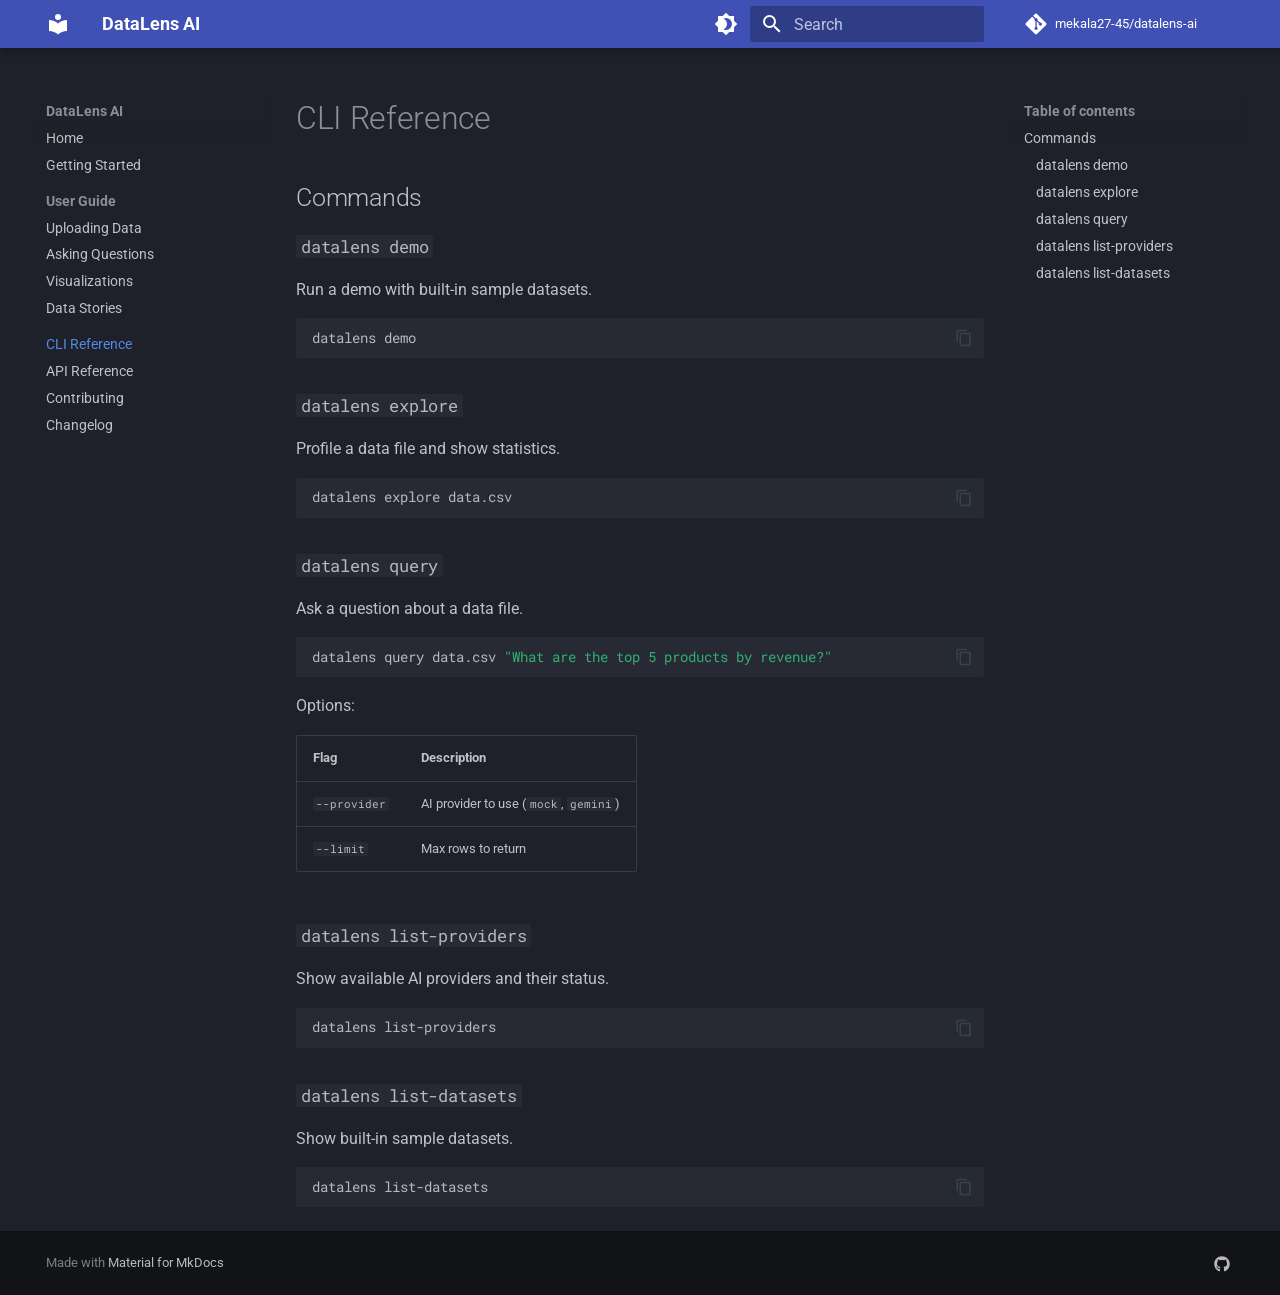
<file: cli-reference/index.html>
<!doctype html><html lang=en class=no-js> <head><meta charset=utf-8><meta name=viewport content="width=device-width,initial-scale=1"><meta name=description content="AI-powered data analytics — upload data, ask questions in plain English, get insights"><meta name=author content="Mekala Ajay"><link href=../user-guide/data-stories/ rel=prev><link href=../api-reference/ rel=next><link rel=icon href=../assets/images/favicon.png><meta name=generator content="mkdocs-1.6.1, mkdocs-material-9.7.6"><title>CLI Reference - DataLens AI</title><link rel=stylesheet href=../assets/stylesheets/main.484c7ddc.min.css><link rel=stylesheet href=../assets/stylesheets/palette.ab4e12ef.min.css><link rel=preconnect href=https://fonts.gstatic.com crossorigin><link rel=stylesheet href="https://fonts.googleapis.com/css?family=Roboto:300,300i,400,400i,700,700i%7CRoboto+Mono:400,400i,700,700i&display=fallback"><style>:root{--md-text-font:"Roboto";--md-code-font:"Roboto Mono"}</style><script>__md_scope=new URL("..",location),__md_hash=e=>[...e].reduce(((e,_)=>(e<<5)-e+_.charCodeAt(0)),0),__md_get=(e,_=localStorage,t=__md_scope)=>JSON.parse(_.getItem(t.pathname+"."+e)),__md_set=(e,_,t=localStorage,a=__md_scope)=>{try{t.setItem(a.pathname+"."+e,JSON.stringify(_))}catch(e){}}</script></head> <body dir=ltr data-md-color-scheme=slate data-md-color-primary=indigo data-md-color-accent=purple> <input class=md-toggle data-md-toggle=drawer type=checkbox id=__drawer autocomplete=off> <input class=md-toggle data-md-toggle=search type=checkbox id=__search autocomplete=off> <label class=md-overlay for=__drawer></label> <div data-md-component=skip> <a href=#cli-reference class=md-skip> Skip to content </a> </div> <div data-md-component=announce> </div> <header class="md-header md-header--shadow" data-md-component=header> <nav class="md-header__inner md-grid" aria-label=Header> <a href=.. title="DataLens AI" class="md-header__button md-logo" aria-label="DataLens AI" data-md-component=logo> <svg xmlns=http://www.w3.org/2000/svg viewbox="0 0 24 24"><path d="M12 8a3 3 0 0 0 3-3 3 3 0 0 0-3-3 3 3 0 0 0-3 3 3 3 0 0 0 3 3m0 3.54C9.64 9.35 6.5 8 3 8v11c3.5 0 6.64 1.35 9 3.54 2.36-2.19 5.5-3.54 9-3.54V8c-3.5 0-6.64 1.35-9 3.54"/></svg> </a> <label class="md-header__button md-icon" for=__drawer> <svg xmlns=http://www.w3.org/2000/svg viewbox="0 0 24 24"><path d="M3 6h18v2H3zm0 5h18v2H3zm0 5h18v2H3z"/></svg> </label> <div class=md-header__title data-md-component=header-title> <div class=md-header__ellipsis> <div class=md-header__topic> <span class=md-ellipsis> DataLens AI </span> </div> <div class=md-header__topic data-md-component=header-topic> <span class=md-ellipsis> CLI Reference </span> </div> </div> </div> <form class=md-header__option data-md-component=palette> <input class=md-option data-md-color-media data-md-color-scheme=slate data-md-color-primary=indigo data-md-color-accent=purple aria-label="Switch to light mode" type=radio name=__palette id=__palette_0> <label class="md-header__button md-icon" title="Switch to light mode" for=__palette_1 hidden> <svg xmlns=http://www.w3.org/2000/svg viewbox="0 0 24 24"><path d="M12 18c-.89 0-1.74-.2-2.5-.55C11.56 16.5 13 14.42 13 12s-1.44-4.5-3.5-5.45C10.26 6.2 11.11 6 12 6a6 6 0 0 1 6 6 6 6 0 0 1-6 6m8-9.31V4h-4.69L12 .69 8.69 4H4v4.69L.69 12 4 15.31V20h4.69L12 23.31 15.31 20H20v-4.69L23.31 12z"/></svg> </label> <input class=md-option data-md-color-media data-md-color-scheme=default data-md-color-primary=indigo data-md-color-accent=purple aria-label="Switch to dark mode" type=radio name=__palette id=__palette_1> <label class="md-header__button md-icon" title="Switch to dark mode" for=__palette_0 hidden> <svg xmlns=http://www.w3.org/2000/svg viewbox="0 0 24 24"><path d="M12 8a4 4 0 0 0-4 4 4 4 0 0 0 4 4 4 4 0 0 0 4-4 4 4 0 0 0-4-4m0 10a6 6 0 0 1-6-6 6 6 0 0 1 6-6 6 6 0 0 1 6 6 6 6 0 0 1-6 6m8-9.31V4h-4.69L12 .69 8.69 4H4v4.69L.69 12 4 15.31V20h4.69L12 23.31 15.31 20H20v-4.69L23.31 12z"/></svg> </label> </form> <script>var palette=__md_get("__palette");if(palette&&palette.color){if("(prefers-color-scheme)"===palette.color.media){var media=matchMedia("(prefers-color-scheme: light)"),input=document.querySelector(media.matches?"[data-md-color-media='(prefers-color-scheme: light)']":"[data-md-color-media='(prefers-color-scheme: dark)']");palette.color.media=input.getAttribute("data-md-color-media"),palette.color.scheme=input.getAttribute("data-md-color-scheme"),palette.color.primary=input.getAttribute("data-md-color-primary"),palette.color.accent=input.getAttribute("data-md-color-accent")}for(var[key,value]of Object.entries(palette.color))document.body.setAttribute("data-md-color-"+key,value)}</script> <label class="md-header__button md-icon" for=__search> <svg xmlns=http://www.w3.org/2000/svg viewbox="0 0 24 24"><path d="M9.5 3A6.5 6.5 0 0 1 16 9.5c0 1.61-.59 3.09-1.56 4.23l.27.27h.79l5 5-1.5 1.5-5-5v-.79l-.27-.27A6.52 6.52 0 0 1 9.5 16 6.5 6.5 0 0 1 3 9.5 6.5 6.5 0 0 1 9.5 3m0 2C7 5 5 7 5 9.5S7 14 9.5 14 14 12 14 9.5 12 5 9.5 5"/></svg> </label> <div class=md-search data-md-component=search role=dialog> <label class=md-search__overlay for=__search></label> <div class=md-search__inner role=search> <form class=md-search__form name=search> <input type=text class=md-search__input name=query aria-label=Search placeholder=Search autocapitalize=off autocorrect=off autocomplete=off spellcheck=false data-md-component=search-query required> <label class="md-search__icon md-icon" for=__search> <svg xmlns=http://www.w3.org/2000/svg viewbox="0 0 24 24"><path d="M9.5 3A6.5 6.5 0 0 1 16 9.5c0 1.61-.59 3.09-1.56 4.23l.27.27h.79l5 5-1.5 1.5-5-5v-.79l-.27-.27A6.52 6.52 0 0 1 9.5 16 6.5 6.5 0 0 1 3 9.5 6.5 6.5 0 0 1 9.5 3m0 2C7 5 5 7 5 9.5S7 14 9.5 14 14 12 14 9.5 12 5 9.5 5"/></svg> <svg xmlns=http://www.w3.org/2000/svg viewbox="0 0 24 24"><path d="M20 11v2H8l5.5 5.5-1.42 1.42L4.16 12l7.92-7.92L13.5 5.5 8 11z"/></svg> </label> <nav class=md-search__options aria-label=Search> <button type=reset class="md-search__icon md-icon" title=Clear aria-label=Clear tabindex=-1> <svg xmlns=http://www.w3.org/2000/svg viewbox="0 0 24 24"><path d="M19 6.41 17.59 5 12 10.59 6.41 5 5 6.41 10.59 12 5 17.59 6.41 19 12 13.41 17.59 19 19 17.59 13.41 12z"/></svg> </button> </nav> </form> <div class=md-search__output> <div class=md-search__scrollwrap tabindex=0 data-md-scrollfix> <div class=md-search-result data-md-component=search-result> <div class=md-search-result__meta> Initializing search </div> <ol class=md-search-result__list role=presentation></ol> </div> </div> </div> </div> </div> <div class=md-header__source> <a href=https://github.com/mekala27-45/datalens-ai title="Go to repository" class=md-source data-md-component=source> <div class="md-source__icon md-icon"> <svg xmlns=http://www.w3.org/2000/svg viewbox="0 0 448 512"><!-- Font Awesome Free 7.1.0 by @fontawesome - https://fontawesome.com License - https://fontawesome.com/license/free (Icons: CC BY 4.0, Fonts: SIL OFL 1.1, Code: MIT License) Copyright 2025 Fonticons, Inc.--><path d="M439.6 236.1 244 40.5c-5.4-5.5-12.8-8.5-20.4-8.5s-15 3-20.4 8.4L162.5 81l51.5 51.5c27.1-9.1 52.7 16.8 43.4 43.7l49.7 49.7c34.2-11.8 61.2 31 35.5 56.7-26.5 26.5-70.2-2.9-56-37.3L240.3 199v121.9c25.3 12.5 22.3 41.8 9.1 55-6.4 6.4-15.2 10.1-24.3 10.1s-17.8-3.6-24.3-10.1c-17.6-17.6-11.1-46.9 11.2-56v-123c-20.8-8.5-24.6-30.7-18.6-45L142.6 101 8.5 235.1C3 240.6 0 247.9 0 255.5s3 15 8.5 20.4l195.6 195.7c5.4 5.4 12.7 8.4 20.4 8.4s15-3 20.4-8.4l194.7-194.7c5.4-5.4 8.4-12.8 8.4-20.4s-3-15-8.4-20.4"/></svg> </div> <div class=md-source__repository> mekala27-45/datalens-ai </div> </a> </div> </nav> </header> <div class=md-container data-md-component=container> <main class=md-main data-md-component=main> <div class="md-main__inner md-grid"> <div class="md-sidebar md-sidebar--primary" data-md-component=sidebar data-md-type=navigation> <div class=md-sidebar__scrollwrap> <div class=md-sidebar__inner> <nav class="md-nav md-nav--primary" aria-label=Navigation data-md-level=0> <label class=md-nav__title for=__drawer> <a href=.. title="DataLens AI" class="md-nav__button md-logo" aria-label="DataLens AI" data-md-component=logo> <svg xmlns=http://www.w3.org/2000/svg viewbox="0 0 24 24"><path d="M12 8a3 3 0 0 0 3-3 3 3 0 0 0-3-3 3 3 0 0 0-3 3 3 3 0 0 0 3 3m0 3.54C9.64 9.35 6.5 8 3 8v11c3.5 0 6.64 1.35 9 3.54 2.36-2.19 5.5-3.54 9-3.54V8c-3.5 0-6.64 1.35-9 3.54"/></svg> </a> DataLens AI </label> <div class=md-nav__source> <a href=https://github.com/mekala27-45/datalens-ai title="Go to repository" class=md-source data-md-component=source> <div class="md-source__icon md-icon"> <svg xmlns=http://www.w3.org/2000/svg viewbox="0 0 448 512"><!-- Font Awesome Free 7.1.0 by @fontawesome - https://fontawesome.com License - https://fontawesome.com/license/free (Icons: CC BY 4.0, Fonts: SIL OFL 1.1, Code: MIT License) Copyright 2025 Fonticons, Inc.--><path d="M439.6 236.1 244 40.5c-5.4-5.5-12.8-8.5-20.4-8.5s-15 3-20.4 8.4L162.5 81l51.5 51.5c27.1-9.1 52.7 16.8 43.4 43.7l49.7 49.7c34.2-11.8 61.2 31 35.5 56.7-26.5 26.5-70.2-2.9-56-37.3L240.3 199v121.9c25.3 12.5 22.3 41.8 9.1 55-6.4 6.4-15.2 10.1-24.3 10.1s-17.8-3.6-24.3-10.1c-17.6-17.6-11.1-46.9 11.2-56v-123c-20.8-8.5-24.6-30.7-18.6-45L142.6 101 8.5 235.1C3 240.6 0 247.9 0 255.5s3 15 8.5 20.4l195.6 195.7c5.4 5.4 12.7 8.4 20.4 8.4s15-3 20.4-8.4l194.7-194.7c5.4-5.4 8.4-12.8 8.4-20.4s-3-15-8.4-20.4"/></svg> </div> <div class=md-source__repository> mekala27-45/datalens-ai </div> </a> </div> <ul class=md-nav__list data-md-scrollfix> <li class=md-nav__item> <a href=.. class=md-nav__link> <span class=md-ellipsis> Home </span> </a> </li> <li class=md-nav__item> <a href=../getting-started/ class=md-nav__link> <span class=md-ellipsis> Getting Started </span> </a> </li> <li class="md-nav__item md-nav__item--section md-nav__item--nested"> <input class="md-nav__toggle md-toggle md-toggle--indeterminate" type=checkbox id=__nav_3> <label class=md-nav__link for=__nav_3 id=__nav_3_label tabindex> <span class=md-ellipsis> User Guide </span> <span class="md-nav__icon md-icon"></span> </label> <nav class=md-nav data-md-level=1 aria-labelledby=__nav_3_label aria-expanded=false> <label class=md-nav__title for=__nav_3> <span class="md-nav__icon md-icon"></span> User Guide </label> <ul class=md-nav__list data-md-scrollfix> <li class=md-nav__item> <a href=../user-guide/uploading-data/ class=md-nav__link> <span class=md-ellipsis> Uploading Data </span> </a> </li> <li class=md-nav__item> <a href=../user-guide/asking-questions/ class=md-nav__link> <span class=md-ellipsis> Asking Questions </span> </a> </li> <li class=md-nav__item> <a href=../user-guide/visualizations/ class=md-nav__link> <span class=md-ellipsis> Visualizations </span> </a> </li> <li class=md-nav__item> <a href=../user-guide/data-stories/ class=md-nav__link> <span class=md-ellipsis> Data Stories </span> </a> </li> </ul> </nav> </li> <li class="md-nav__item md-nav__item--active"> <input class="md-nav__toggle md-toggle" type=checkbox id=__toc> <label class="md-nav__link md-nav__link--active" for=__toc> <span class=md-ellipsis> CLI Reference </span> <span class="md-nav__icon md-icon"></span> </label> <a href=./ class="md-nav__link md-nav__link--active"> <span class=md-ellipsis> CLI Reference </span> </a> <nav class="md-nav md-nav--secondary" aria-label="Table of contents"> <label class=md-nav__title for=__toc> <span class="md-nav__icon md-icon"></span> Table of contents </label> <ul class=md-nav__list data-md-component=toc data-md-scrollfix> <li class=md-nav__item> <a href=#commands class=md-nav__link> <span class=md-ellipsis> Commands </span> </a> <nav class=md-nav aria-label=Commands> <ul class=md-nav__list> <li class=md-nav__item> <a href=#datalens-demo class=md-nav__link> <span class=md-ellipsis> datalens demo </span> </a> </li> <li class=md-nav__item> <a href=#datalens-explore class=md-nav__link> <span class=md-ellipsis> datalens explore </span> </a> </li> <li class=md-nav__item> <a href=#datalens-query class=md-nav__link> <span class=md-ellipsis> datalens query </span> </a> </li> <li class=md-nav__item> <a href=#datalens-list-providers class=md-nav__link> <span class=md-ellipsis> datalens list-providers </span> </a> </li> <li class=md-nav__item> <a href=#datalens-list-datasets class=md-nav__link> <span class=md-ellipsis> datalens list-datasets </span> </a> </li> </ul> </nav> </li> </ul> </nav> </li> <li class=md-nav__item> <a href=../api-reference/ class=md-nav__link> <span class=md-ellipsis> API Reference </span> </a> </li> <li class=md-nav__item> <a href=../contributing/ class=md-nav__link> <span class=md-ellipsis> Contributing </span> </a> </li> <li class=md-nav__item> <a href=../changelog/ class=md-nav__link> <span class=md-ellipsis> Changelog </span> </a> </li> </ul> </nav> </div> </div> </div> <div class="md-sidebar md-sidebar--secondary" data-md-component=sidebar data-md-type=toc> <div class=md-sidebar__scrollwrap> <div class=md-sidebar__inner> <nav class="md-nav md-nav--secondary" aria-label="Table of contents"> <label class=md-nav__title for=__toc> <span class="md-nav__icon md-icon"></span> Table of contents </label> <ul class=md-nav__list data-md-component=toc data-md-scrollfix> <li class=md-nav__item> <a href=#commands class=md-nav__link> <span class=md-ellipsis> Commands </span> </a> <nav class=md-nav aria-label=Commands> <ul class=md-nav__list> <li class=md-nav__item> <a href=#datalens-demo class=md-nav__link> <span class=md-ellipsis> datalens demo </span> </a> </li> <li class=md-nav__item> <a href=#datalens-explore class=md-nav__link> <span class=md-ellipsis> datalens explore </span> </a> </li> <li class=md-nav__item> <a href=#datalens-query class=md-nav__link> <span class=md-ellipsis> datalens query </span> </a> </li> <li class=md-nav__item> <a href=#datalens-list-providers class=md-nav__link> <span class=md-ellipsis> datalens list-providers </span> </a> </li> <li class=md-nav__item> <a href=#datalens-list-datasets class=md-nav__link> <span class=md-ellipsis> datalens list-datasets </span> </a> </li> </ul> </nav> </li> </ul> </nav> </div> </div> </div> <div class=md-content data-md-component=content> <article class="md-content__inner md-typeset"> <h1 id=cli-reference>CLI Reference</h1> <h2 id=commands>Commands</h2> <h3 id=datalens-demo><code>datalens demo</code></h3> <p>Run a demo with built-in sample datasets.</p> <div class=highlight><pre><span></span><code><a id=__codelineno-0-1 name=__codelineno-0-1 href=#__codelineno-0-1></a>datalens<span class=w> </span>demo
</code></pre></div> <h3 id=datalens-explore><code>datalens explore</code></h3> <p>Profile a data file and show statistics.</p> <div class=highlight><pre><span></span><code><a id=__codelineno-1-1 name=__codelineno-1-1 href=#__codelineno-1-1></a>datalens<span class=w> </span>explore<span class=w> </span>data.csv
</code></pre></div> <h3 id=datalens-query><code>datalens query</code></h3> <p>Ask a question about a data file.</p> <div class=highlight><pre><span></span><code><a id=__codelineno-2-1 name=__codelineno-2-1 href=#__codelineno-2-1></a>datalens<span class=w> </span>query<span class=w> </span>data.csv<span class=w> </span><span class=s2>&quot;What are the top 5 products by revenue?&quot;</span>
</code></pre></div> <p>Options:</p> <table> <thead> <tr> <th>Flag</th> <th>Description</th> </tr> </thead> <tbody> <tr> <td><code>--provider</code></td> <td>AI provider to use (<code>mock</code>, <code>gemini</code>)</td> </tr> <tr> <td><code>--limit</code></td> <td>Max rows to return</td> </tr> </tbody> </table> <h3 id=datalens-list-providers><code>datalens list-providers</code></h3> <p>Show available AI providers and their status.</p> <div class=highlight><pre><span></span><code><a id=__codelineno-3-1 name=__codelineno-3-1 href=#__codelineno-3-1></a>datalens<span class=w> </span>list-providers
</code></pre></div> <h3 id=datalens-list-datasets><code>datalens list-datasets</code></h3> <p>Show built-in sample datasets.</p> <div class=highlight><pre><span></span><code><a id=__codelineno-4-1 name=__codelineno-4-1 href=#__codelineno-4-1></a>datalens<span class=w> </span>list-datasets
</code></pre></div> </article> </div> <script>var tabs=__md_get("__tabs");if(Array.isArray(tabs))e:for(var set of document.querySelectorAll(".tabbed-set")){var labels=set.querySelector(".tabbed-labels");for(var tab of tabs)for(var label of labels.getElementsByTagName("label"))if(label.innerText.trim()===tab){var input=document.getElementById(label.htmlFor);input.checked=!0;continue e}}</script> <script>var target=document.getElementById(location.hash.slice(1));target&&target.name&&(target.checked=target.name.startsWith("__tabbed_"))</script> </div> </main> <footer class=md-footer> <div class="md-footer-meta md-typeset"> <div class="md-footer-meta__inner md-grid"> <div class=md-copyright> Made with <a href=https://squidfunk.github.io/mkdocs-material/ target=_blank rel=noopener> Material for MkDocs </a> </div> <div class=md-social> <a href=https://github.com/mekala27-45/datalens-ai target=_blank rel=noopener title=github.com class=md-social__link> <svg xmlns=http://www.w3.org/2000/svg viewbox="0 0 512 512"><!-- Font Awesome Free 7.1.0 by @fontawesome - https://fontawesome.com License - https://fontawesome.com/license/free (Icons: CC BY 4.0, Fonts: SIL OFL 1.1, Code: MIT License) Copyright 2025 Fonticons, Inc.--><path d="M173.9 397.4c0 2-2.3 3.6-5.2 3.6-3.3.3-5.6-1.3-5.6-3.6 0-2 2.3-3.6 5.2-3.6 3-.3 5.6 1.3 5.6 3.6m-31.1-4.5c-.7 2 1.3 4.3 4.3 4.9 2.6 1 5.6 0 6.2-2s-1.3-4.3-4.3-5.2c-2.6-.7-5.5.3-6.2 2.3m44.2-1.7c-2.9.7-4.9 2.6-4.6 4.9.3 2 2.9 3.3 5.9 2.6 2.9-.7 4.9-2.6 4.6-4.6-.3-1.9-3-3.2-5.9-2.9M252.8 8C114.1 8 8 113.3 8 252c0 110.9 69.8 205.8 169.5 239.2 12.8 2.3 17.3-5.6 17.3-12.1 0-6.2-.3-40.4-.3-61.4 0 0-70 15-84.7-29.8 0 0-11.4-29.1-27.8-36.6 0 0-22.9-15.7 1.6-15.4 0 0 24.9 2 38.6 25.8 21.9 38.6 58.6 27.5 72.9 20.9 2.3-16 8.8-27.1 16-33.7-55.9-6.2-112.3-14.3-112.3-110.5 0-27.5 7.6-41.3 23.6-58.9-2.6-6.5-11.1-33.3 2.6-67.9 20.9-6.5 69 27 69 27 20-5.6 41.5-8.5 62.8-8.5s42.8 2.9 62.8 8.5c0 0 48.1-33.6 69-27 13.7 34.7 5.2 61.4 2.6 67.9 16 17.7 25.8 31.5 25.8 58.9 0 96.5-58.9 104.2-114.8 110.5 9.2 7.9 17 22.9 17 46.4 0 33.7-.3 75.4-.3 83.6 0 6.5 4.6 14.4 17.3 12.1C436.2 457.8 504 362.9 504 252 504 113.3 391.5 8 252.8 8M105.2 352.9c-1.3 1-1 3.3.7 5.2 1.6 1.6 3.9 2.3 5.2 1 1.3-1 1-3.3-.7-5.2-1.6-1.6-3.9-2.3-5.2-1m-10.8-8.1c-.7 1.3.3 2.9 2.3 3.9 1.6 1 3.6.7 4.3-.7.7-1.3-.3-2.9-2.3-3.9-2-.6-3.6-.3-4.3.7m32.4 35.6c-1.6 1.3-1 4.3 1.3 6.2 2.3 2.3 5.2 2.6 6.5 1 1.3-1.3.7-4.3-1.3-6.2-2.2-2.3-5.2-2.6-6.5-1m-11.4-14.7c-1.6 1-1.6 3.6 0 5.9s4.3 3.3 5.6 2.3c1.6-1.3 1.6-3.9 0-6.2-1.4-2.3-4-3.3-5.6-2"/></svg> </a> </div> </div> </div> </footer> </div> <div class=md-dialog data-md-component=dialog> <div class="md-dialog__inner md-typeset"></div> </div> <script id=__config type=application/json>{"annotate": null, "base": "..", "features": ["navigation.instant", "navigation.tracking", "navigation.sections", "navigation.expand", "content.code.copy", "content.tabs.link", "search.highlight"], "search": "../assets/javascripts/workers/search.2c215733.min.js", "tags": null, "translations": {"clipboard.copied": "Copied to clipboard", "clipboard.copy": "Copy to clipboard", "search.result.more.one": "1 more on this page", "search.result.more.other": "# more on this page", "search.result.none": "No matching documents", "search.result.one": "1 matching document", "search.result.other": "# matching documents", "search.result.placeholder": "Type to start searching", "search.result.term.missing": "Missing", "select.version": "Select version"}, "version": null}</script> <script src=../assets/javascripts/bundle.79ae519e.min.js></script> </body> </html>
</file>
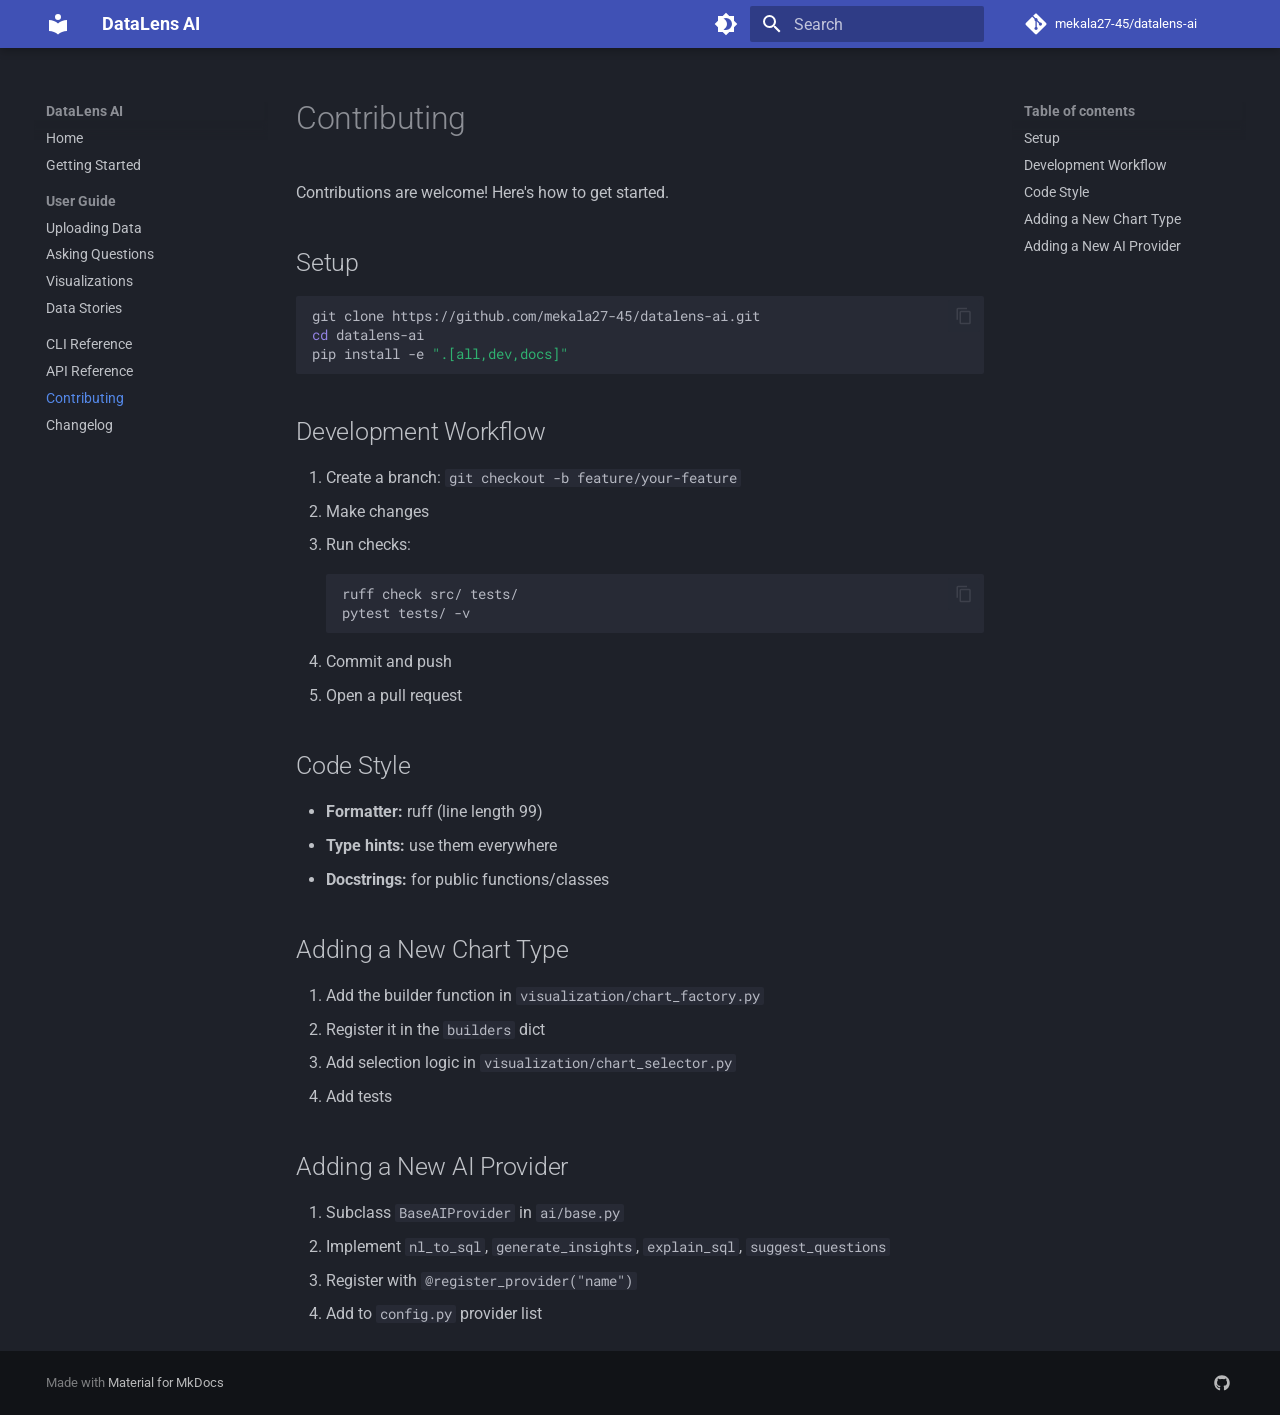
<file: contributing/index.html>
<!doctype html><html lang=en class=no-js> <head><meta charset=utf-8><meta name=viewport content="width=device-width,initial-scale=1"><meta name=description content="AI-powered data analytics — upload data, ask questions in plain English, get insights"><meta name=author content="Mekala Ajay"><link href=../api-reference/ rel=prev><link href=../changelog/ rel=next><link rel=icon href=../assets/images/favicon.png><meta name=generator content="mkdocs-1.6.1, mkdocs-material-9.7.6"><title>Contributing - DataLens AI</title><link rel=stylesheet href=../assets/stylesheets/main.484c7ddc.min.css><link rel=stylesheet href=../assets/stylesheets/palette.ab4e12ef.min.css><link rel=preconnect href=https://fonts.gstatic.com crossorigin><link rel=stylesheet href="https://fonts.googleapis.com/css?family=Roboto:300,300i,400,400i,700,700i%7CRoboto+Mono:400,400i,700,700i&display=fallback"><style>:root{--md-text-font:"Roboto";--md-code-font:"Roboto Mono"}</style><script>__md_scope=new URL("..",location),__md_hash=e=>[...e].reduce(((e,_)=>(e<<5)-e+_.charCodeAt(0)),0),__md_get=(e,_=localStorage,t=__md_scope)=>JSON.parse(_.getItem(t.pathname+"."+e)),__md_set=(e,_,t=localStorage,a=__md_scope)=>{try{t.setItem(a.pathname+"."+e,JSON.stringify(_))}catch(e){}}</script></head> <body dir=ltr data-md-color-scheme=slate data-md-color-primary=indigo data-md-color-accent=purple> <input class=md-toggle data-md-toggle=drawer type=checkbox id=__drawer autocomplete=off> <input class=md-toggle data-md-toggle=search type=checkbox id=__search autocomplete=off> <label class=md-overlay for=__drawer></label> <div data-md-component=skip> <a href=#contributing class=md-skip> Skip to content </a> </div> <div data-md-component=announce> </div> <header class="md-header md-header--shadow" data-md-component=header> <nav class="md-header__inner md-grid" aria-label=Header> <a href=.. title="DataLens AI" class="md-header__button md-logo" aria-label="DataLens AI" data-md-component=logo> <svg xmlns=http://www.w3.org/2000/svg viewbox="0 0 24 24"><path d="M12 8a3 3 0 0 0 3-3 3 3 0 0 0-3-3 3 3 0 0 0-3 3 3 3 0 0 0 3 3m0 3.54C9.64 9.35 6.5 8 3 8v11c3.5 0 6.64 1.35 9 3.54 2.36-2.19 5.5-3.54 9-3.54V8c-3.5 0-6.64 1.35-9 3.54"/></svg> </a> <label class="md-header__button md-icon" for=__drawer> <svg xmlns=http://www.w3.org/2000/svg viewbox="0 0 24 24"><path d="M3 6h18v2H3zm0 5h18v2H3zm0 5h18v2H3z"/></svg> </label> <div class=md-header__title data-md-component=header-title> <div class=md-header__ellipsis> <div class=md-header__topic> <span class=md-ellipsis> DataLens AI </span> </div> <div class=md-header__topic data-md-component=header-topic> <span class=md-ellipsis> Contributing </span> </div> </div> </div> <form class=md-header__option data-md-component=palette> <input class=md-option data-md-color-media data-md-color-scheme=slate data-md-color-primary=indigo data-md-color-accent=purple aria-label="Switch to light mode" type=radio name=__palette id=__palette_0> <label class="md-header__button md-icon" title="Switch to light mode" for=__palette_1 hidden> <svg xmlns=http://www.w3.org/2000/svg viewbox="0 0 24 24"><path d="M12 18c-.89 0-1.74-.2-2.5-.55C11.56 16.5 13 14.42 13 12s-1.44-4.5-3.5-5.45C10.26 6.2 11.11 6 12 6a6 6 0 0 1 6 6 6 6 0 0 1-6 6m8-9.31V4h-4.69L12 .69 8.69 4H4v4.69L.69 12 4 15.31V20h4.69L12 23.31 15.31 20H20v-4.69L23.31 12z"/></svg> </label> <input class=md-option data-md-color-media data-md-color-scheme=default data-md-color-primary=indigo data-md-color-accent=purple aria-label="Switch to dark mode" type=radio name=__palette id=__palette_1> <label class="md-header__button md-icon" title="Switch to dark mode" for=__palette_0 hidden> <svg xmlns=http://www.w3.org/2000/svg viewbox="0 0 24 24"><path d="M12 8a4 4 0 0 0-4 4 4 4 0 0 0 4 4 4 4 0 0 0 4-4 4 4 0 0 0-4-4m0 10a6 6 0 0 1-6-6 6 6 0 0 1 6-6 6 6 0 0 1 6 6 6 6 0 0 1-6 6m8-9.31V4h-4.69L12 .69 8.69 4H4v4.69L.69 12 4 15.31V20h4.69L12 23.31 15.31 20H20v-4.69L23.31 12z"/></svg> </label> </form> <script>var palette=__md_get("__palette");if(palette&&palette.color){if("(prefers-color-scheme)"===palette.color.media){var media=matchMedia("(prefers-color-scheme: light)"),input=document.querySelector(media.matches?"[data-md-color-media='(prefers-color-scheme: light)']":"[data-md-color-media='(prefers-color-scheme: dark)']");palette.color.media=input.getAttribute("data-md-color-media"),palette.color.scheme=input.getAttribute("data-md-color-scheme"),palette.color.primary=input.getAttribute("data-md-color-primary"),palette.color.accent=input.getAttribute("data-md-color-accent")}for(var[key,value]of Object.entries(palette.color))document.body.setAttribute("data-md-color-"+key,value)}</script> <label class="md-header__button md-icon" for=__search> <svg xmlns=http://www.w3.org/2000/svg viewbox="0 0 24 24"><path d="M9.5 3A6.5 6.5 0 0 1 16 9.5c0 1.61-.59 3.09-1.56 4.23l.27.27h.79l5 5-1.5 1.5-5-5v-.79l-.27-.27A6.52 6.52 0 0 1 9.5 16 6.5 6.5 0 0 1 3 9.5 6.5 6.5 0 0 1 9.5 3m0 2C7 5 5 7 5 9.5S7 14 9.5 14 14 12 14 9.5 12 5 9.5 5"/></svg> </label> <div class=md-search data-md-component=search role=dialog> <label class=md-search__overlay for=__search></label> <div class=md-search__inner role=search> <form class=md-search__form name=search> <input type=text class=md-search__input name=query aria-label=Search placeholder=Search autocapitalize=off autocorrect=off autocomplete=off spellcheck=false data-md-component=search-query required> <label class="md-search__icon md-icon" for=__search> <svg xmlns=http://www.w3.org/2000/svg viewbox="0 0 24 24"><path d="M9.5 3A6.5 6.5 0 0 1 16 9.5c0 1.61-.59 3.09-1.56 4.23l.27.27h.79l5 5-1.5 1.5-5-5v-.79l-.27-.27A6.52 6.52 0 0 1 9.5 16 6.5 6.5 0 0 1 3 9.5 6.5 6.5 0 0 1 9.5 3m0 2C7 5 5 7 5 9.5S7 14 9.5 14 14 12 14 9.5 12 5 9.5 5"/></svg> <svg xmlns=http://www.w3.org/2000/svg viewbox="0 0 24 24"><path d="M20 11v2H8l5.5 5.5-1.42 1.42L4.16 12l7.92-7.92L13.5 5.5 8 11z"/></svg> </label> <nav class=md-search__options aria-label=Search> <button type=reset class="md-search__icon md-icon" title=Clear aria-label=Clear tabindex=-1> <svg xmlns=http://www.w3.org/2000/svg viewbox="0 0 24 24"><path d="M19 6.41 17.59 5 12 10.59 6.41 5 5 6.41 10.59 12 5 17.59 6.41 19 12 13.41 17.59 19 19 17.59 13.41 12z"/></svg> </button> </nav> </form> <div class=md-search__output> <div class=md-search__scrollwrap tabindex=0 data-md-scrollfix> <div class=md-search-result data-md-component=search-result> <div class=md-search-result__meta> Initializing search </div> <ol class=md-search-result__list role=presentation></ol> </div> </div> </div> </div> </div> <div class=md-header__source> <a href=https://github.com/mekala27-45/datalens-ai title="Go to repository" class=md-source data-md-component=source> <div class="md-source__icon md-icon"> <svg xmlns=http://www.w3.org/2000/svg viewbox="0 0 448 512"><!-- Font Awesome Free 7.1.0 by @fontawesome - https://fontawesome.com License - https://fontawesome.com/license/free (Icons: CC BY 4.0, Fonts: SIL OFL 1.1, Code: MIT License) Copyright 2025 Fonticons, Inc.--><path d="M439.6 236.1 244 40.5c-5.4-5.5-12.8-8.5-20.4-8.5s-15 3-20.4 8.4L162.5 81l51.5 51.5c27.1-9.1 52.7 16.8 43.4 43.7l49.7 49.7c34.2-11.8 61.2 31 35.5 56.7-26.5 26.5-70.2-2.9-56-37.3L240.3 199v121.9c25.3 12.5 22.3 41.8 9.1 55-6.4 6.4-15.2 10.1-24.3 10.1s-17.8-3.6-24.3-10.1c-17.6-17.6-11.1-46.9 11.2-56v-123c-20.8-8.5-24.6-30.7-18.6-45L142.6 101 8.5 235.1C3 240.6 0 247.9 0 255.5s3 15 8.5 20.4l195.6 195.7c5.4 5.4 12.7 8.4 20.4 8.4s15-3 20.4-8.4l194.7-194.7c5.4-5.4 8.4-12.8 8.4-20.4s-3-15-8.4-20.4"/></svg> </div> <div class=md-source__repository> mekala27-45/datalens-ai </div> </a> </div> </nav> </header> <div class=md-container data-md-component=container> <main class=md-main data-md-component=main> <div class="md-main__inner md-grid"> <div class="md-sidebar md-sidebar--primary" data-md-component=sidebar data-md-type=navigation> <div class=md-sidebar__scrollwrap> <div class=md-sidebar__inner> <nav class="md-nav md-nav--primary" aria-label=Navigation data-md-level=0> <label class=md-nav__title for=__drawer> <a href=.. title="DataLens AI" class="md-nav__button md-logo" aria-label="DataLens AI" data-md-component=logo> <svg xmlns=http://www.w3.org/2000/svg viewbox="0 0 24 24"><path d="M12 8a3 3 0 0 0 3-3 3 3 0 0 0-3-3 3 3 0 0 0-3 3 3 3 0 0 0 3 3m0 3.54C9.64 9.35 6.5 8 3 8v11c3.5 0 6.64 1.35 9 3.54 2.36-2.19 5.5-3.54 9-3.54V8c-3.5 0-6.64 1.35-9 3.54"/></svg> </a> DataLens AI </label> <div class=md-nav__source> <a href=https://github.com/mekala27-45/datalens-ai title="Go to repository" class=md-source data-md-component=source> <div class="md-source__icon md-icon"> <svg xmlns=http://www.w3.org/2000/svg viewbox="0 0 448 512"><!-- Font Awesome Free 7.1.0 by @fontawesome - https://fontawesome.com License - https://fontawesome.com/license/free (Icons: CC BY 4.0, Fonts: SIL OFL 1.1, Code: MIT License) Copyright 2025 Fonticons, Inc.--><path d="M439.6 236.1 244 40.5c-5.4-5.5-12.8-8.5-20.4-8.5s-15 3-20.4 8.4L162.5 81l51.5 51.5c27.1-9.1 52.7 16.8 43.4 43.7l49.7 49.7c34.2-11.8 61.2 31 35.5 56.7-26.5 26.5-70.2-2.9-56-37.3L240.3 199v121.9c25.3 12.5 22.3 41.8 9.1 55-6.4 6.4-15.2 10.1-24.3 10.1s-17.8-3.6-24.3-10.1c-17.6-17.6-11.1-46.9 11.2-56v-123c-20.8-8.5-24.6-30.7-18.6-45L142.6 101 8.5 235.1C3 240.6 0 247.9 0 255.5s3 15 8.5 20.4l195.6 195.7c5.4 5.4 12.7 8.4 20.4 8.4s15-3 20.4-8.4l194.7-194.7c5.4-5.4 8.4-12.8 8.4-20.4s-3-15-8.4-20.4"/></svg> </div> <div class=md-source__repository> mekala27-45/datalens-ai </div> </a> </div> <ul class=md-nav__list data-md-scrollfix> <li class=md-nav__item> <a href=.. class=md-nav__link> <span class=md-ellipsis> Home </span> </a> </li> <li class=md-nav__item> <a href=../getting-started/ class=md-nav__link> <span class=md-ellipsis> Getting Started </span> </a> </li> <li class="md-nav__item md-nav__item--section md-nav__item--nested"> <input class="md-nav__toggle md-toggle md-toggle--indeterminate" type=checkbox id=__nav_3> <label class=md-nav__link for=__nav_3 id=__nav_3_label tabindex> <span class=md-ellipsis> User Guide </span> <span class="md-nav__icon md-icon"></span> </label> <nav class=md-nav data-md-level=1 aria-labelledby=__nav_3_label aria-expanded=false> <label class=md-nav__title for=__nav_3> <span class="md-nav__icon md-icon"></span> User Guide </label> <ul class=md-nav__list data-md-scrollfix> <li class=md-nav__item> <a href=../user-guide/uploading-data/ class=md-nav__link> <span class=md-ellipsis> Uploading Data </span> </a> </li> <li class=md-nav__item> <a href=../user-guide/asking-questions/ class=md-nav__link> <span class=md-ellipsis> Asking Questions </span> </a> </li> <li class=md-nav__item> <a href=../user-guide/visualizations/ class=md-nav__link> <span class=md-ellipsis> Visualizations </span> </a> </li> <li class=md-nav__item> <a href=../user-guide/data-stories/ class=md-nav__link> <span class=md-ellipsis> Data Stories </span> </a> </li> </ul> </nav> </li> <li class=md-nav__item> <a href=../cli-reference/ class=md-nav__link> <span class=md-ellipsis> CLI Reference </span> </a> </li> <li class=md-nav__item> <a href=../api-reference/ class=md-nav__link> <span class=md-ellipsis> API Reference </span> </a> </li> <li class="md-nav__item md-nav__item--active"> <input class="md-nav__toggle md-toggle" type=checkbox id=__toc> <label class="md-nav__link md-nav__link--active" for=__toc> <span class=md-ellipsis> Contributing </span> <span class="md-nav__icon md-icon"></span> </label> <a href=./ class="md-nav__link md-nav__link--active"> <span class=md-ellipsis> Contributing </span> </a> <nav class="md-nav md-nav--secondary" aria-label="Table of contents"> <label class=md-nav__title for=__toc> <span class="md-nav__icon md-icon"></span> Table of contents </label> <ul class=md-nav__list data-md-component=toc data-md-scrollfix> <li class=md-nav__item> <a href=#setup class=md-nav__link> <span class=md-ellipsis> Setup </span> </a> </li> <li class=md-nav__item> <a href=#development-workflow class=md-nav__link> <span class=md-ellipsis> Development Workflow </span> </a> </li> <li class=md-nav__item> <a href=#code-style class=md-nav__link> <span class=md-ellipsis> Code Style </span> </a> </li> <li class=md-nav__item> <a href=#adding-a-new-chart-type class=md-nav__link> <span class=md-ellipsis> Adding a New Chart Type </span> </a> </li> <li class=md-nav__item> <a href=#adding-a-new-ai-provider class=md-nav__link> <span class=md-ellipsis> Adding a New AI Provider </span> </a> </li> </ul> </nav> </li> <li class=md-nav__item> <a href=../changelog/ class=md-nav__link> <span class=md-ellipsis> Changelog </span> </a> </li> </ul> </nav> </div> </div> </div> <div class="md-sidebar md-sidebar--secondary" data-md-component=sidebar data-md-type=toc> <div class=md-sidebar__scrollwrap> <div class=md-sidebar__inner> <nav class="md-nav md-nav--secondary" aria-label="Table of contents"> <label class=md-nav__title for=__toc> <span class="md-nav__icon md-icon"></span> Table of contents </label> <ul class=md-nav__list data-md-component=toc data-md-scrollfix> <li class=md-nav__item> <a href=#setup class=md-nav__link> <span class=md-ellipsis> Setup </span> </a> </li> <li class=md-nav__item> <a href=#development-workflow class=md-nav__link> <span class=md-ellipsis> Development Workflow </span> </a> </li> <li class=md-nav__item> <a href=#code-style class=md-nav__link> <span class=md-ellipsis> Code Style </span> </a> </li> <li class=md-nav__item> <a href=#adding-a-new-chart-type class=md-nav__link> <span class=md-ellipsis> Adding a New Chart Type </span> </a> </li> <li class=md-nav__item> <a href=#adding-a-new-ai-provider class=md-nav__link> <span class=md-ellipsis> Adding a New AI Provider </span> </a> </li> </ul> </nav> </div> </div> </div> <div class=md-content data-md-component=content> <article class="md-content__inner md-typeset"> <h1 id=contributing>Contributing</h1> <p>Contributions are welcome! Here's how to get started.</p> <h2 id=setup>Setup</h2> <div class=highlight><pre><span></span><code><a id=__codelineno-0-1 name=__codelineno-0-1 href=#__codelineno-0-1></a>git<span class=w> </span>clone<span class=w> </span>https://github.com/mekala27-45/datalens-ai.git
<a id=__codelineno-0-2 name=__codelineno-0-2 href=#__codelineno-0-2></a><span class=nb>cd</span><span class=w> </span>datalens-ai
<a id=__codelineno-0-3 name=__codelineno-0-3 href=#__codelineno-0-3></a>pip<span class=w> </span>install<span class=w> </span>-e<span class=w> </span><span class=s2>&quot;.[all,dev,docs]&quot;</span>
</code></pre></div> <h2 id=development-workflow>Development Workflow</h2> <ol> <li>Create a branch: <code>git checkout -b feature/your-feature</code></li> <li>Make changes</li> <li>Run checks: <div class=highlight><pre><span></span><code><a id=__codelineno-1-1 name=__codelineno-1-1 href=#__codelineno-1-1></a>ruff<span class=w> </span>check<span class=w> </span>src/<span class=w> </span>tests/
<a id=__codelineno-1-2 name=__codelineno-1-2 href=#__codelineno-1-2></a>pytest<span class=w> </span>tests/<span class=w> </span>-v
</code></pre></div></li> <li>Commit and push</li> <li>Open a pull request</li> </ol> <h2 id=code-style>Code Style</h2> <ul> <li><strong>Formatter:</strong> ruff (line length 99)</li> <li><strong>Type hints:</strong> use them everywhere</li> <li><strong>Docstrings:</strong> for public functions/classes</li> </ul> <h2 id=adding-a-new-chart-type>Adding a New Chart Type</h2> <ol> <li>Add the builder function in <code>visualization/chart_factory.py</code></li> <li>Register it in the <code>builders</code> dict</li> <li>Add selection logic in <code>visualization/chart_selector.py</code></li> <li>Add tests</li> </ol> <h2 id=adding-a-new-ai-provider>Adding a New AI Provider</h2> <ol> <li>Subclass <code>BaseAIProvider</code> in <code>ai/base.py</code></li> <li>Implement <code>nl_to_sql</code>, <code>generate_insights</code>, <code>explain_sql</code>, <code>suggest_questions</code></li> <li>Register with <code>@register_provider("name")</code></li> <li>Add to <code>config.py</code> provider list</li> </ol> </article> </div> <script>var tabs=__md_get("__tabs");if(Array.isArray(tabs))e:for(var set of document.querySelectorAll(".tabbed-set")){var labels=set.querySelector(".tabbed-labels");for(var tab of tabs)for(var label of labels.getElementsByTagName("label"))if(label.innerText.trim()===tab){var input=document.getElementById(label.htmlFor);input.checked=!0;continue e}}</script> <script>var target=document.getElementById(location.hash.slice(1));target&&target.name&&(target.checked=target.name.startsWith("__tabbed_"))</script> </div> </main> <footer class=md-footer> <div class="md-footer-meta md-typeset"> <div class="md-footer-meta__inner md-grid"> <div class=md-copyright> Made with <a href=https://squidfunk.github.io/mkdocs-material/ target=_blank rel=noopener> Material for MkDocs </a> </div> <div class=md-social> <a href=https://github.com/mekala27-45/datalens-ai target=_blank rel=noopener title=github.com class=md-social__link> <svg xmlns=http://www.w3.org/2000/svg viewbox="0 0 512 512"><!-- Font Awesome Free 7.1.0 by @fontawesome - https://fontawesome.com License - https://fontawesome.com/license/free (Icons: CC BY 4.0, Fonts: SIL OFL 1.1, Code: MIT License) Copyright 2025 Fonticons, Inc.--><path d="M173.9 397.4c0 2-2.3 3.6-5.2 3.6-3.3.3-5.6-1.3-5.6-3.6 0-2 2.3-3.6 5.2-3.6 3-.3 5.6 1.3 5.6 3.6m-31.1-4.5c-.7 2 1.3 4.3 4.3 4.9 2.6 1 5.6 0 6.2-2s-1.3-4.3-4.3-5.2c-2.6-.7-5.5.3-6.2 2.3m44.2-1.7c-2.9.7-4.9 2.6-4.6 4.9.3 2 2.9 3.3 5.9 2.6 2.9-.7 4.9-2.6 4.6-4.6-.3-1.9-3-3.2-5.9-2.9M252.8 8C114.1 8 8 113.3 8 252c0 110.9 69.8 205.8 169.5 239.2 12.8 2.3 17.3-5.6 17.3-12.1 0-6.2-.3-40.4-.3-61.4 0 0-70 15-84.7-29.8 0 0-11.4-29.1-27.8-36.6 0 0-22.9-15.7 1.6-15.4 0 0 24.9 2 38.6 25.8 21.9 38.6 58.6 27.5 72.9 20.9 2.3-16 8.8-27.1 16-33.7-55.9-6.2-112.3-14.3-112.3-110.5 0-27.5 7.6-41.3 23.6-58.9-2.6-6.5-11.1-33.3 2.6-67.9 20.9-6.5 69 27 69 27 20-5.6 41.5-8.5 62.8-8.5s42.8 2.9 62.8 8.5c0 0 48.1-33.6 69-27 13.7 34.7 5.2 61.4 2.6 67.9 16 17.7 25.8 31.5 25.8 58.9 0 96.5-58.9 104.2-114.8 110.5 9.2 7.9 17 22.9 17 46.4 0 33.7-.3 75.4-.3 83.6 0 6.5 4.6 14.4 17.3 12.1C436.2 457.8 504 362.9 504 252 504 113.3 391.5 8 252.8 8M105.2 352.9c-1.3 1-1 3.3.7 5.2 1.6 1.6 3.9 2.3 5.2 1 1.3-1 1-3.3-.7-5.2-1.6-1.6-3.9-2.3-5.2-1m-10.8-8.1c-.7 1.3.3 2.9 2.3 3.9 1.6 1 3.6.7 4.3-.7.7-1.3-.3-2.9-2.3-3.9-2-.6-3.6-.3-4.3.7m32.4 35.6c-1.6 1.3-1 4.3 1.3 6.2 2.3 2.3 5.2 2.6 6.5 1 1.3-1.3.7-4.3-1.3-6.2-2.2-2.3-5.2-2.6-6.5-1m-11.4-14.7c-1.6 1-1.6 3.6 0 5.9s4.3 3.3 5.6 2.3c1.6-1.3 1.6-3.9 0-6.2-1.4-2.3-4-3.3-5.6-2"/></svg> </a> </div> </div> </div> </footer> </div> <div class=md-dialog data-md-component=dialog> <div class="md-dialog__inner md-typeset"></div> </div> <script id=__config type=application/json>{"annotate": null, "base": "..", "features": ["navigation.instant", "navigation.tracking", "navigation.sections", "navigation.expand", "content.code.copy", "content.tabs.link", "search.highlight"], "search": "../assets/javascripts/workers/search.2c215733.min.js", "tags": null, "translations": {"clipboard.copied": "Copied to clipboard", "clipboard.copy": "Copy to clipboard", "search.result.more.one": "1 more on this page", "search.result.more.other": "# more on this page", "search.result.none": "No matching documents", "search.result.one": "1 matching document", "search.result.other": "# matching documents", "search.result.placeholder": "Type to start searching", "search.result.term.missing": "Missing", "select.version": "Select version"}, "version": null}</script> <script src=../assets/javascripts/bundle.79ae519e.min.js></script> </body> </html>
</file>
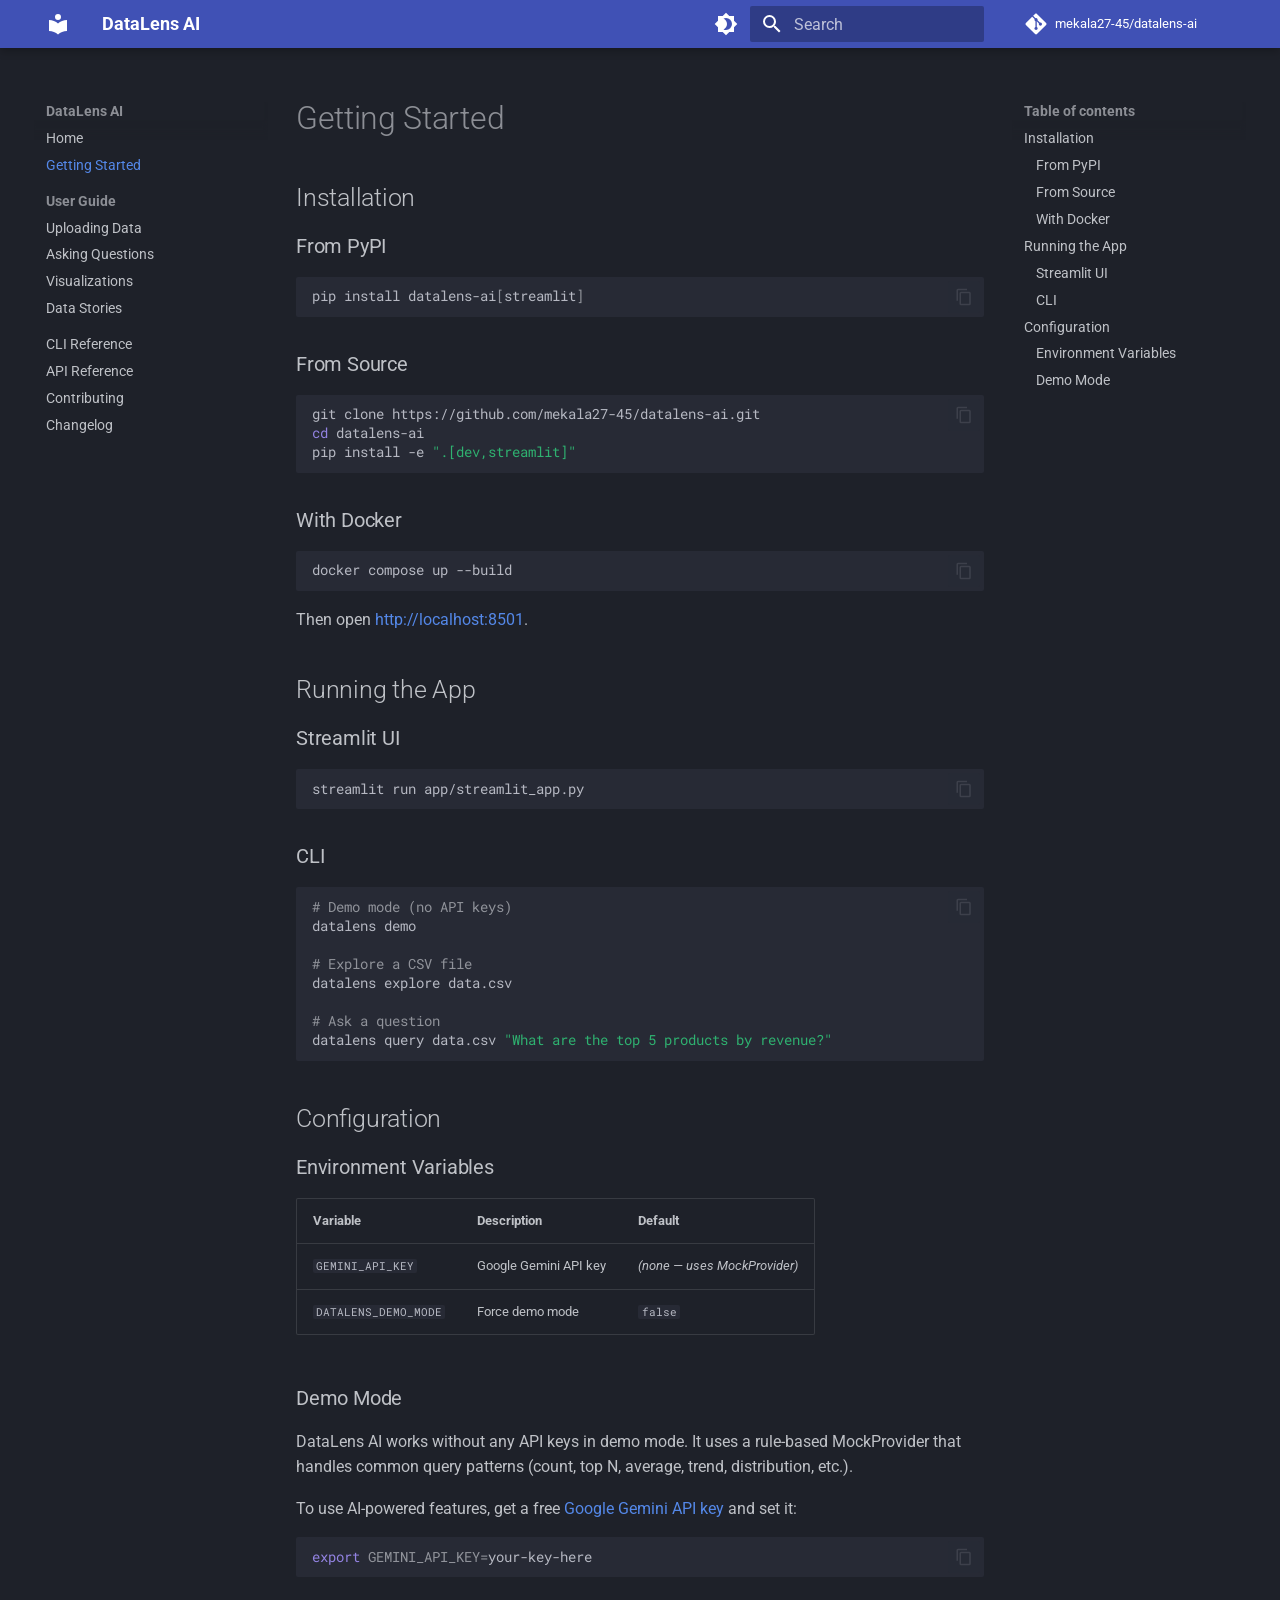
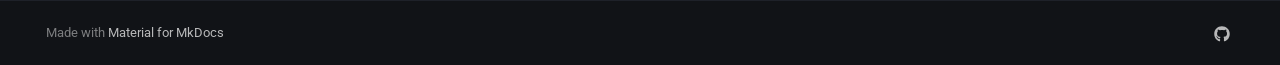
<file: getting-started/index.html>
<!doctype html><html lang=en class=no-js> <head><meta charset=utf-8><meta name=viewport content="width=device-width,initial-scale=1"><meta name=description content="AI-powered data analytics — upload data, ask questions in plain English, get insights"><meta name=author content="Mekala Ajay"><link rel=prev href=..><link href=../user-guide/uploading-data/ rel=next><link rel=icon href=../assets/images/favicon.png><meta name=generator content="mkdocs-1.6.1, mkdocs-material-9.7.6"><title>Getting Started - DataLens AI</title><link rel=stylesheet href=../assets/stylesheets/main.484c7ddc.min.css><link rel=stylesheet href=../assets/stylesheets/palette.ab4e12ef.min.css><link rel=preconnect href=https://fonts.gstatic.com crossorigin><link rel=stylesheet href="https://fonts.googleapis.com/css?family=Roboto:300,300i,400,400i,700,700i%7CRoboto+Mono:400,400i,700,700i&display=fallback"><style>:root{--md-text-font:"Roboto";--md-code-font:"Roboto Mono"}</style><script>__md_scope=new URL("..",location),__md_hash=e=>[...e].reduce(((e,_)=>(e<<5)-e+_.charCodeAt(0)),0),__md_get=(e,_=localStorage,t=__md_scope)=>JSON.parse(_.getItem(t.pathname+"."+e)),__md_set=(e,_,t=localStorage,a=__md_scope)=>{try{t.setItem(a.pathname+"."+e,JSON.stringify(_))}catch(e){}}</script></head> <body dir=ltr data-md-color-scheme=slate data-md-color-primary=indigo data-md-color-accent=purple> <input class=md-toggle data-md-toggle=drawer type=checkbox id=__drawer autocomplete=off> <input class=md-toggle data-md-toggle=search type=checkbox id=__search autocomplete=off> <label class=md-overlay for=__drawer></label> <div data-md-component=skip> <a href=#getting-started class=md-skip> Skip to content </a> </div> <div data-md-component=announce> </div> <header class="md-header md-header--shadow" data-md-component=header> <nav class="md-header__inner md-grid" aria-label=Header> <a href=.. title="DataLens AI" class="md-header__button md-logo" aria-label="DataLens AI" data-md-component=logo> <svg xmlns=http://www.w3.org/2000/svg viewbox="0 0 24 24"><path d="M12 8a3 3 0 0 0 3-3 3 3 0 0 0-3-3 3 3 0 0 0-3 3 3 3 0 0 0 3 3m0 3.54C9.64 9.35 6.5 8 3 8v11c3.5 0 6.64 1.35 9 3.54 2.36-2.19 5.5-3.54 9-3.54V8c-3.5 0-6.64 1.35-9 3.54"/></svg> </a> <label class="md-header__button md-icon" for=__drawer> <svg xmlns=http://www.w3.org/2000/svg viewbox="0 0 24 24"><path d="M3 6h18v2H3zm0 5h18v2H3zm0 5h18v2H3z"/></svg> </label> <div class=md-header__title data-md-component=header-title> <div class=md-header__ellipsis> <div class=md-header__topic> <span class=md-ellipsis> DataLens AI </span> </div> <div class=md-header__topic data-md-component=header-topic> <span class=md-ellipsis> Getting Started </span> </div> </div> </div> <form class=md-header__option data-md-component=palette> <input class=md-option data-md-color-media data-md-color-scheme=slate data-md-color-primary=indigo data-md-color-accent=purple aria-label="Switch to light mode" type=radio name=__palette id=__palette_0> <label class="md-header__button md-icon" title="Switch to light mode" for=__palette_1 hidden> <svg xmlns=http://www.w3.org/2000/svg viewbox="0 0 24 24"><path d="M12 18c-.89 0-1.74-.2-2.5-.55C11.56 16.5 13 14.42 13 12s-1.44-4.5-3.5-5.45C10.26 6.2 11.11 6 12 6a6 6 0 0 1 6 6 6 6 0 0 1-6 6m8-9.31V4h-4.69L12 .69 8.69 4H4v4.69L.69 12 4 15.31V20h4.69L12 23.31 15.31 20H20v-4.69L23.31 12z"/></svg> </label> <input class=md-option data-md-color-media data-md-color-scheme=default data-md-color-primary=indigo data-md-color-accent=purple aria-label="Switch to dark mode" type=radio name=__palette id=__palette_1> <label class="md-header__button md-icon" title="Switch to dark mode" for=__palette_0 hidden> <svg xmlns=http://www.w3.org/2000/svg viewbox="0 0 24 24"><path d="M12 8a4 4 0 0 0-4 4 4 4 0 0 0 4 4 4 4 0 0 0 4-4 4 4 0 0 0-4-4m0 10a6 6 0 0 1-6-6 6 6 0 0 1 6-6 6 6 0 0 1 6 6 6 6 0 0 1-6 6m8-9.31V4h-4.69L12 .69 8.69 4H4v4.69L.69 12 4 15.31V20h4.69L12 23.31 15.31 20H20v-4.69L23.31 12z"/></svg> </label> </form> <script>var palette=__md_get("__palette");if(palette&&palette.color){if("(prefers-color-scheme)"===palette.color.media){var media=matchMedia("(prefers-color-scheme: light)"),input=document.querySelector(media.matches?"[data-md-color-media='(prefers-color-scheme: light)']":"[data-md-color-media='(prefers-color-scheme: dark)']");palette.color.media=input.getAttribute("data-md-color-media"),palette.color.scheme=input.getAttribute("data-md-color-scheme"),palette.color.primary=input.getAttribute("data-md-color-primary"),palette.color.accent=input.getAttribute("data-md-color-accent")}for(var[key,value]of Object.entries(palette.color))document.body.setAttribute("data-md-color-"+key,value)}</script> <label class="md-header__button md-icon" for=__search> <svg xmlns=http://www.w3.org/2000/svg viewbox="0 0 24 24"><path d="M9.5 3A6.5 6.5 0 0 1 16 9.5c0 1.61-.59 3.09-1.56 4.23l.27.27h.79l5 5-1.5 1.5-5-5v-.79l-.27-.27A6.52 6.52 0 0 1 9.5 16 6.5 6.5 0 0 1 3 9.5 6.5 6.5 0 0 1 9.5 3m0 2C7 5 5 7 5 9.5S7 14 9.5 14 14 12 14 9.5 12 5 9.5 5"/></svg> </label> <div class=md-search data-md-component=search role=dialog> <label class=md-search__overlay for=__search></label> <div class=md-search__inner role=search> <form class=md-search__form name=search> <input type=text class=md-search__input name=query aria-label=Search placeholder=Search autocapitalize=off autocorrect=off autocomplete=off spellcheck=false data-md-component=search-query required> <label class="md-search__icon md-icon" for=__search> <svg xmlns=http://www.w3.org/2000/svg viewbox="0 0 24 24"><path d="M9.5 3A6.5 6.5 0 0 1 16 9.5c0 1.61-.59 3.09-1.56 4.23l.27.27h.79l5 5-1.5 1.5-5-5v-.79l-.27-.27A6.52 6.52 0 0 1 9.5 16 6.5 6.5 0 0 1 3 9.5 6.5 6.5 0 0 1 9.5 3m0 2C7 5 5 7 5 9.5S7 14 9.5 14 14 12 14 9.5 12 5 9.5 5"/></svg> <svg xmlns=http://www.w3.org/2000/svg viewbox="0 0 24 24"><path d="M20 11v2H8l5.5 5.5-1.42 1.42L4.16 12l7.92-7.92L13.5 5.5 8 11z"/></svg> </label> <nav class=md-search__options aria-label=Search> <button type=reset class="md-search__icon md-icon" title=Clear aria-label=Clear tabindex=-1> <svg xmlns=http://www.w3.org/2000/svg viewbox="0 0 24 24"><path d="M19 6.41 17.59 5 12 10.59 6.41 5 5 6.41 10.59 12 5 17.59 6.41 19 12 13.41 17.59 19 19 17.59 13.41 12z"/></svg> </button> </nav> </form> <div class=md-search__output> <div class=md-search__scrollwrap tabindex=0 data-md-scrollfix> <div class=md-search-result data-md-component=search-result> <div class=md-search-result__meta> Initializing search </div> <ol class=md-search-result__list role=presentation></ol> </div> </div> </div> </div> </div> <div class=md-header__source> <a href=https://github.com/mekala27-45/datalens-ai title="Go to repository" class=md-source data-md-component=source> <div class="md-source__icon md-icon"> <svg xmlns=http://www.w3.org/2000/svg viewbox="0 0 448 512"><!-- Font Awesome Free 7.1.0 by @fontawesome - https://fontawesome.com License - https://fontawesome.com/license/free (Icons: CC BY 4.0, Fonts: SIL OFL 1.1, Code: MIT License) Copyright 2025 Fonticons, Inc.--><path d="M439.6 236.1 244 40.5c-5.4-5.5-12.8-8.5-20.4-8.5s-15 3-20.4 8.4L162.5 81l51.5 51.5c27.1-9.1 52.7 16.8 43.4 43.7l49.7 49.7c34.2-11.8 61.2 31 35.5 56.7-26.5 26.5-70.2-2.9-56-37.3L240.3 199v121.9c25.3 12.5 22.3 41.8 9.1 55-6.4 6.4-15.2 10.1-24.3 10.1s-17.8-3.6-24.3-10.1c-17.6-17.6-11.1-46.9 11.2-56v-123c-20.8-8.5-24.6-30.7-18.6-45L142.6 101 8.5 235.1C3 240.6 0 247.9 0 255.5s3 15 8.5 20.4l195.6 195.7c5.4 5.4 12.7 8.4 20.4 8.4s15-3 20.4-8.4l194.7-194.7c5.4-5.4 8.4-12.8 8.4-20.4s-3-15-8.4-20.4"/></svg> </div> <div class=md-source__repository> mekala27-45/datalens-ai </div> </a> </div> </nav> </header> <div class=md-container data-md-component=container> <main class=md-main data-md-component=main> <div class="md-main__inner md-grid"> <div class="md-sidebar md-sidebar--primary" data-md-component=sidebar data-md-type=navigation> <div class=md-sidebar__scrollwrap> <div class=md-sidebar__inner> <nav class="md-nav md-nav--primary" aria-label=Navigation data-md-level=0> <label class=md-nav__title for=__drawer> <a href=.. title="DataLens AI" class="md-nav__button md-logo" aria-label="DataLens AI" data-md-component=logo> <svg xmlns=http://www.w3.org/2000/svg viewbox="0 0 24 24"><path d="M12 8a3 3 0 0 0 3-3 3 3 0 0 0-3-3 3 3 0 0 0-3 3 3 3 0 0 0 3 3m0 3.54C9.64 9.35 6.5 8 3 8v11c3.5 0 6.64 1.35 9 3.54 2.36-2.19 5.5-3.54 9-3.54V8c-3.5 0-6.64 1.35-9 3.54"/></svg> </a> DataLens AI </label> <div class=md-nav__source> <a href=https://github.com/mekala27-45/datalens-ai title="Go to repository" class=md-source data-md-component=source> <div class="md-source__icon md-icon"> <svg xmlns=http://www.w3.org/2000/svg viewbox="0 0 448 512"><!-- Font Awesome Free 7.1.0 by @fontawesome - https://fontawesome.com License - https://fontawesome.com/license/free (Icons: CC BY 4.0, Fonts: SIL OFL 1.1, Code: MIT License) Copyright 2025 Fonticons, Inc.--><path d="M439.6 236.1 244 40.5c-5.4-5.5-12.8-8.5-20.4-8.5s-15 3-20.4 8.4L162.5 81l51.5 51.5c27.1-9.1 52.7 16.8 43.4 43.7l49.7 49.7c34.2-11.8 61.2 31 35.5 56.7-26.5 26.5-70.2-2.9-56-37.3L240.3 199v121.9c25.3 12.5 22.3 41.8 9.1 55-6.4 6.4-15.2 10.1-24.3 10.1s-17.8-3.6-24.3-10.1c-17.6-17.6-11.1-46.9 11.2-56v-123c-20.8-8.5-24.6-30.7-18.6-45L142.6 101 8.5 235.1C3 240.6 0 247.9 0 255.5s3 15 8.5 20.4l195.6 195.7c5.4 5.4 12.7 8.4 20.4 8.4s15-3 20.4-8.4l194.7-194.7c5.4-5.4 8.4-12.8 8.4-20.4s-3-15-8.4-20.4"/></svg> </div> <div class=md-source__repository> mekala27-45/datalens-ai </div> </a> </div> <ul class=md-nav__list data-md-scrollfix> <li class=md-nav__item> <a href=.. class=md-nav__link> <span class=md-ellipsis> Home </span> </a> </li> <li class="md-nav__item md-nav__item--active"> <input class="md-nav__toggle md-toggle" type=checkbox id=__toc> <label class="md-nav__link md-nav__link--active" for=__toc> <span class=md-ellipsis> Getting Started </span> <span class="md-nav__icon md-icon"></span> </label> <a href=./ class="md-nav__link md-nav__link--active"> <span class=md-ellipsis> Getting Started </span> </a> <nav class="md-nav md-nav--secondary" aria-label="Table of contents"> <label class=md-nav__title for=__toc> <span class="md-nav__icon md-icon"></span> Table of contents </label> <ul class=md-nav__list data-md-component=toc data-md-scrollfix> <li class=md-nav__item> <a href=#installation class=md-nav__link> <span class=md-ellipsis> Installation </span> </a> <nav class=md-nav aria-label=Installation> <ul class=md-nav__list> <li class=md-nav__item> <a href=#from-pypi class=md-nav__link> <span class=md-ellipsis> From PyPI </span> </a> </li> <li class=md-nav__item> <a href=#from-source class=md-nav__link> <span class=md-ellipsis> From Source </span> </a> </li> <li class=md-nav__item> <a href=#with-docker class=md-nav__link> <span class=md-ellipsis> With Docker </span> </a> </li> </ul> </nav> </li> <li class=md-nav__item> <a href=#running-the-app class=md-nav__link> <span class=md-ellipsis> Running the App </span> </a> <nav class=md-nav aria-label="Running the App"> <ul class=md-nav__list> <li class=md-nav__item> <a href=#streamlit-ui class=md-nav__link> <span class=md-ellipsis> Streamlit UI </span> </a> </li> <li class=md-nav__item> <a href=#cli class=md-nav__link> <span class=md-ellipsis> CLI </span> </a> </li> </ul> </nav> </li> <li class=md-nav__item> <a href=#configuration class=md-nav__link> <span class=md-ellipsis> Configuration </span> </a> <nav class=md-nav aria-label=Configuration> <ul class=md-nav__list> <li class=md-nav__item> <a href=#environment-variables class=md-nav__link> <span class=md-ellipsis> Environment Variables </span> </a> </li> <li class=md-nav__item> <a href=#demo-mode class=md-nav__link> <span class=md-ellipsis> Demo Mode </span> </a> </li> </ul> </nav> </li> </ul> </nav> </li> <li class="md-nav__item md-nav__item--section md-nav__item--nested"> <input class="md-nav__toggle md-toggle md-toggle--indeterminate" type=checkbox id=__nav_3> <label class=md-nav__link for=__nav_3 id=__nav_3_label tabindex> <span class=md-ellipsis> User Guide </span> <span class="md-nav__icon md-icon"></span> </label> <nav class=md-nav data-md-level=1 aria-labelledby=__nav_3_label aria-expanded=false> <label class=md-nav__title for=__nav_3> <span class="md-nav__icon md-icon"></span> User Guide </label> <ul class=md-nav__list data-md-scrollfix> <li class=md-nav__item> <a href=../user-guide/uploading-data/ class=md-nav__link> <span class=md-ellipsis> Uploading Data </span> </a> </li> <li class=md-nav__item> <a href=../user-guide/asking-questions/ class=md-nav__link> <span class=md-ellipsis> Asking Questions </span> </a> </li> <li class=md-nav__item> <a href=../user-guide/visualizations/ class=md-nav__link> <span class=md-ellipsis> Visualizations </span> </a> </li> <li class=md-nav__item> <a href=../user-guide/data-stories/ class=md-nav__link> <span class=md-ellipsis> Data Stories </span> </a> </li> </ul> </nav> </li> <li class=md-nav__item> <a href=../cli-reference/ class=md-nav__link> <span class=md-ellipsis> CLI Reference </span> </a> </li> <li class=md-nav__item> <a href=../api-reference/ class=md-nav__link> <span class=md-ellipsis> API Reference </span> </a> </li> <li class=md-nav__item> <a href=../contributing/ class=md-nav__link> <span class=md-ellipsis> Contributing </span> </a> </li> <li class=md-nav__item> <a href=../changelog/ class=md-nav__link> <span class=md-ellipsis> Changelog </span> </a> </li> </ul> </nav> </div> </div> </div> <div class="md-sidebar md-sidebar--secondary" data-md-component=sidebar data-md-type=toc> <div class=md-sidebar__scrollwrap> <div class=md-sidebar__inner> <nav class="md-nav md-nav--secondary" aria-label="Table of contents"> <label class=md-nav__title for=__toc> <span class="md-nav__icon md-icon"></span> Table of contents </label> <ul class=md-nav__list data-md-component=toc data-md-scrollfix> <li class=md-nav__item> <a href=#installation class=md-nav__link> <span class=md-ellipsis> Installation </span> </a> <nav class=md-nav aria-label=Installation> <ul class=md-nav__list> <li class=md-nav__item> <a href=#from-pypi class=md-nav__link> <span class=md-ellipsis> From PyPI </span> </a> </li> <li class=md-nav__item> <a href=#from-source class=md-nav__link> <span class=md-ellipsis> From Source </span> </a> </li> <li class=md-nav__item> <a href=#with-docker class=md-nav__link> <span class=md-ellipsis> With Docker </span> </a> </li> </ul> </nav> </li> <li class=md-nav__item> <a href=#running-the-app class=md-nav__link> <span class=md-ellipsis> Running the App </span> </a> <nav class=md-nav aria-label="Running the App"> <ul class=md-nav__list> <li class=md-nav__item> <a href=#streamlit-ui class=md-nav__link> <span class=md-ellipsis> Streamlit UI </span> </a> </li> <li class=md-nav__item> <a href=#cli class=md-nav__link> <span class=md-ellipsis> CLI </span> </a> </li> </ul> </nav> </li> <li class=md-nav__item> <a href=#configuration class=md-nav__link> <span class=md-ellipsis> Configuration </span> </a> <nav class=md-nav aria-label=Configuration> <ul class=md-nav__list> <li class=md-nav__item> <a href=#environment-variables class=md-nav__link> <span class=md-ellipsis> Environment Variables </span> </a> </li> <li class=md-nav__item> <a href=#demo-mode class=md-nav__link> <span class=md-ellipsis> Demo Mode </span> </a> </li> </ul> </nav> </li> </ul> </nav> </div> </div> </div> <div class=md-content data-md-component=content> <article class="md-content__inner md-typeset"> <h1 id=getting-started>Getting Started</h1> <h2 id=installation>Installation</h2> <h3 id=from-pypi>From PyPI</h3> <div class=highlight><pre><span></span><code><a id=__codelineno-0-1 name=__codelineno-0-1 href=#__codelineno-0-1></a>pip<span class=w> </span>install<span class=w> </span>datalens-ai<span class=o>[</span>streamlit<span class=o>]</span>
</code></pre></div> <h3 id=from-source>From Source</h3> <div class=highlight><pre><span></span><code><a id=__codelineno-1-1 name=__codelineno-1-1 href=#__codelineno-1-1></a>git<span class=w> </span>clone<span class=w> </span>https://github.com/mekala27-45/datalens-ai.git
<a id=__codelineno-1-2 name=__codelineno-1-2 href=#__codelineno-1-2></a><span class=nb>cd</span><span class=w> </span>datalens-ai
<a id=__codelineno-1-3 name=__codelineno-1-3 href=#__codelineno-1-3></a>pip<span class=w> </span>install<span class=w> </span>-e<span class=w> </span><span class=s2>&quot;.[dev,streamlit]&quot;</span>
</code></pre></div> <h3 id=with-docker>With Docker</h3> <div class=highlight><pre><span></span><code><a id=__codelineno-2-1 name=__codelineno-2-1 href=#__codelineno-2-1></a>docker<span class=w> </span>compose<span class=w> </span>up<span class=w> </span>--build
</code></pre></div> <p>Then open <a href=http://localhost:8501>http://localhost:8501</a>.</p> <h2 id=running-the-app>Running the App</h2> <h3 id=streamlit-ui>Streamlit UI</h3> <div class=highlight><pre><span></span><code><a id=__codelineno-3-1 name=__codelineno-3-1 href=#__codelineno-3-1></a>streamlit<span class=w> </span>run<span class=w> </span>app/streamlit_app.py
</code></pre></div> <h3 id=cli>CLI</h3> <div class=highlight><pre><span></span><code><a id=__codelineno-4-1 name=__codelineno-4-1 href=#__codelineno-4-1></a><span class=c1># Demo mode (no API keys)</span>
<a id=__codelineno-4-2 name=__codelineno-4-2 href=#__codelineno-4-2></a>datalens<span class=w> </span>demo
<a id=__codelineno-4-3 name=__codelineno-4-3 href=#__codelineno-4-3></a>
<a id=__codelineno-4-4 name=__codelineno-4-4 href=#__codelineno-4-4></a><span class=c1># Explore a CSV file</span>
<a id=__codelineno-4-5 name=__codelineno-4-5 href=#__codelineno-4-5></a>datalens<span class=w> </span>explore<span class=w> </span>data.csv
<a id=__codelineno-4-6 name=__codelineno-4-6 href=#__codelineno-4-6></a>
<a id=__codelineno-4-7 name=__codelineno-4-7 href=#__codelineno-4-7></a><span class=c1># Ask a question</span>
<a id=__codelineno-4-8 name=__codelineno-4-8 href=#__codelineno-4-8></a>datalens<span class=w> </span>query<span class=w> </span>data.csv<span class=w> </span><span class=s2>&quot;What are the top 5 products by revenue?&quot;</span>
</code></pre></div> <h2 id=configuration>Configuration</h2> <h3 id=environment-variables>Environment Variables</h3> <table> <thead> <tr> <th>Variable</th> <th>Description</th> <th>Default</th> </tr> </thead> <tbody> <tr> <td><code>GEMINI_API_KEY</code></td> <td>Google Gemini API key</td> <td><em>(none — uses MockProvider)</em></td> </tr> <tr> <td><code>DATALENS_DEMO_MODE</code></td> <td>Force demo mode</td> <td><code>false</code></td> </tr> </tbody> </table> <h3 id=demo-mode>Demo Mode</h3> <p>DataLens AI works without any API keys in demo mode. It uses a rule-based MockProvider that handles common query patterns (count, top N, average, trend, distribution, etc.).</p> <p>To use AI-powered features, get a free <a href=https://aistudio.google.com/apikey>Google Gemini API key</a> and set it:</p> <div class=highlight><pre><span></span><code><a id=__codelineno-5-1 name=__codelineno-5-1 href=#__codelineno-5-1></a><span class=nb>export</span><span class=w> </span><span class=nv>GEMINI_API_KEY</span><span class=o>=</span>your-key-here
</code></pre></div> </article> </div> <script>var tabs=__md_get("__tabs");if(Array.isArray(tabs))e:for(var set of document.querySelectorAll(".tabbed-set")){var labels=set.querySelector(".tabbed-labels");for(var tab of tabs)for(var label of labels.getElementsByTagName("label"))if(label.innerText.trim()===tab){var input=document.getElementById(label.htmlFor);input.checked=!0;continue e}}</script> <script>var target=document.getElementById(location.hash.slice(1));target&&target.name&&(target.checked=target.name.startsWith("__tabbed_"))</script> </div> </main> <footer class=md-footer> <div class="md-footer-meta md-typeset"> <div class="md-footer-meta__inner md-grid"> <div class=md-copyright> Made with <a href=https://squidfunk.github.io/mkdocs-material/ target=_blank rel=noopener> Material for MkDocs </a> </div> <div class=md-social> <a href=https://github.com/mekala27-45/datalens-ai target=_blank rel=noopener title=github.com class=md-social__link> <svg xmlns=http://www.w3.org/2000/svg viewbox="0 0 512 512"><!-- Font Awesome Free 7.1.0 by @fontawesome - https://fontawesome.com License - https://fontawesome.com/license/free (Icons: CC BY 4.0, Fonts: SIL OFL 1.1, Code: MIT License) Copyright 2025 Fonticons, Inc.--><path d="M173.9 397.4c0 2-2.3 3.6-5.2 3.6-3.3.3-5.6-1.3-5.6-3.6 0-2 2.3-3.6 5.2-3.6 3-.3 5.6 1.3 5.6 3.6m-31.1-4.5c-.7 2 1.3 4.3 4.3 4.9 2.6 1 5.6 0 6.2-2s-1.3-4.3-4.3-5.2c-2.6-.7-5.5.3-6.2 2.3m44.2-1.7c-2.9.7-4.9 2.6-4.6 4.9.3 2 2.9 3.3 5.9 2.6 2.9-.7 4.9-2.6 4.6-4.6-.3-1.9-3-3.2-5.9-2.9M252.8 8C114.1 8 8 113.3 8 252c0 110.9 69.8 205.8 169.5 239.2 12.8 2.3 17.3-5.6 17.3-12.1 0-6.2-.3-40.4-.3-61.4 0 0-70 15-84.7-29.8 0 0-11.4-29.1-27.8-36.6 0 0-22.9-15.7 1.6-15.4 0 0 24.9 2 38.6 25.8 21.9 38.6 58.6 27.5 72.9 20.9 2.3-16 8.8-27.1 16-33.7-55.9-6.2-112.3-14.3-112.3-110.5 0-27.5 7.6-41.3 23.6-58.9-2.6-6.5-11.1-33.3 2.6-67.9 20.9-6.5 69 27 69 27 20-5.6 41.5-8.5 62.8-8.5s42.8 2.9 62.8 8.5c0 0 48.1-33.6 69-27 13.7 34.7 5.2 61.4 2.6 67.9 16 17.7 25.8 31.5 25.8 58.9 0 96.5-58.9 104.2-114.8 110.5 9.2 7.9 17 22.9 17 46.4 0 33.7-.3 75.4-.3 83.6 0 6.5 4.6 14.4 17.3 12.1C436.2 457.8 504 362.9 504 252 504 113.3 391.5 8 252.8 8M105.2 352.9c-1.3 1-1 3.3.7 5.2 1.6 1.6 3.9 2.3 5.2 1 1.3-1 1-3.3-.7-5.2-1.6-1.6-3.9-2.3-5.2-1m-10.8-8.1c-.7 1.3.3 2.9 2.3 3.9 1.6 1 3.6.7 4.3-.7.7-1.3-.3-2.9-2.3-3.9-2-.6-3.6-.3-4.3.7m32.4 35.6c-1.6 1.3-1 4.3 1.3 6.2 2.3 2.3 5.2 2.6 6.5 1 1.3-1.3.7-4.3-1.3-6.2-2.2-2.3-5.2-2.6-6.5-1m-11.4-14.7c-1.6 1-1.6 3.6 0 5.9s4.3 3.3 5.6 2.3c1.6-1.3 1.6-3.9 0-6.2-1.4-2.3-4-3.3-5.6-2"/></svg> </a> </div> </div> </div> </footer> </div> <div class=md-dialog data-md-component=dialog> <div class="md-dialog__inner md-typeset"></div> </div> <script id=__config type=application/json>{"annotate": null, "base": "..", "features": ["navigation.instant", "navigation.tracking", "navigation.sections", "navigation.expand", "content.code.copy", "content.tabs.link", "search.highlight"], "search": "../assets/javascripts/workers/search.2c215733.min.js", "tags": null, "translations": {"clipboard.copied": "Copied to clipboard", "clipboard.copy": "Copy to clipboard", "search.result.more.one": "1 more on this page", "search.result.more.other": "# more on this page", "search.result.none": "No matching documents", "search.result.one": "1 matching document", "search.result.other": "# matching documents", "search.result.placeholder": "Type to start searching", "search.result.term.missing": "Missing", "select.version": "Select version"}, "version": null}</script> <script src=../assets/javascripts/bundle.79ae519e.min.js></script> </body> </html>
</file>
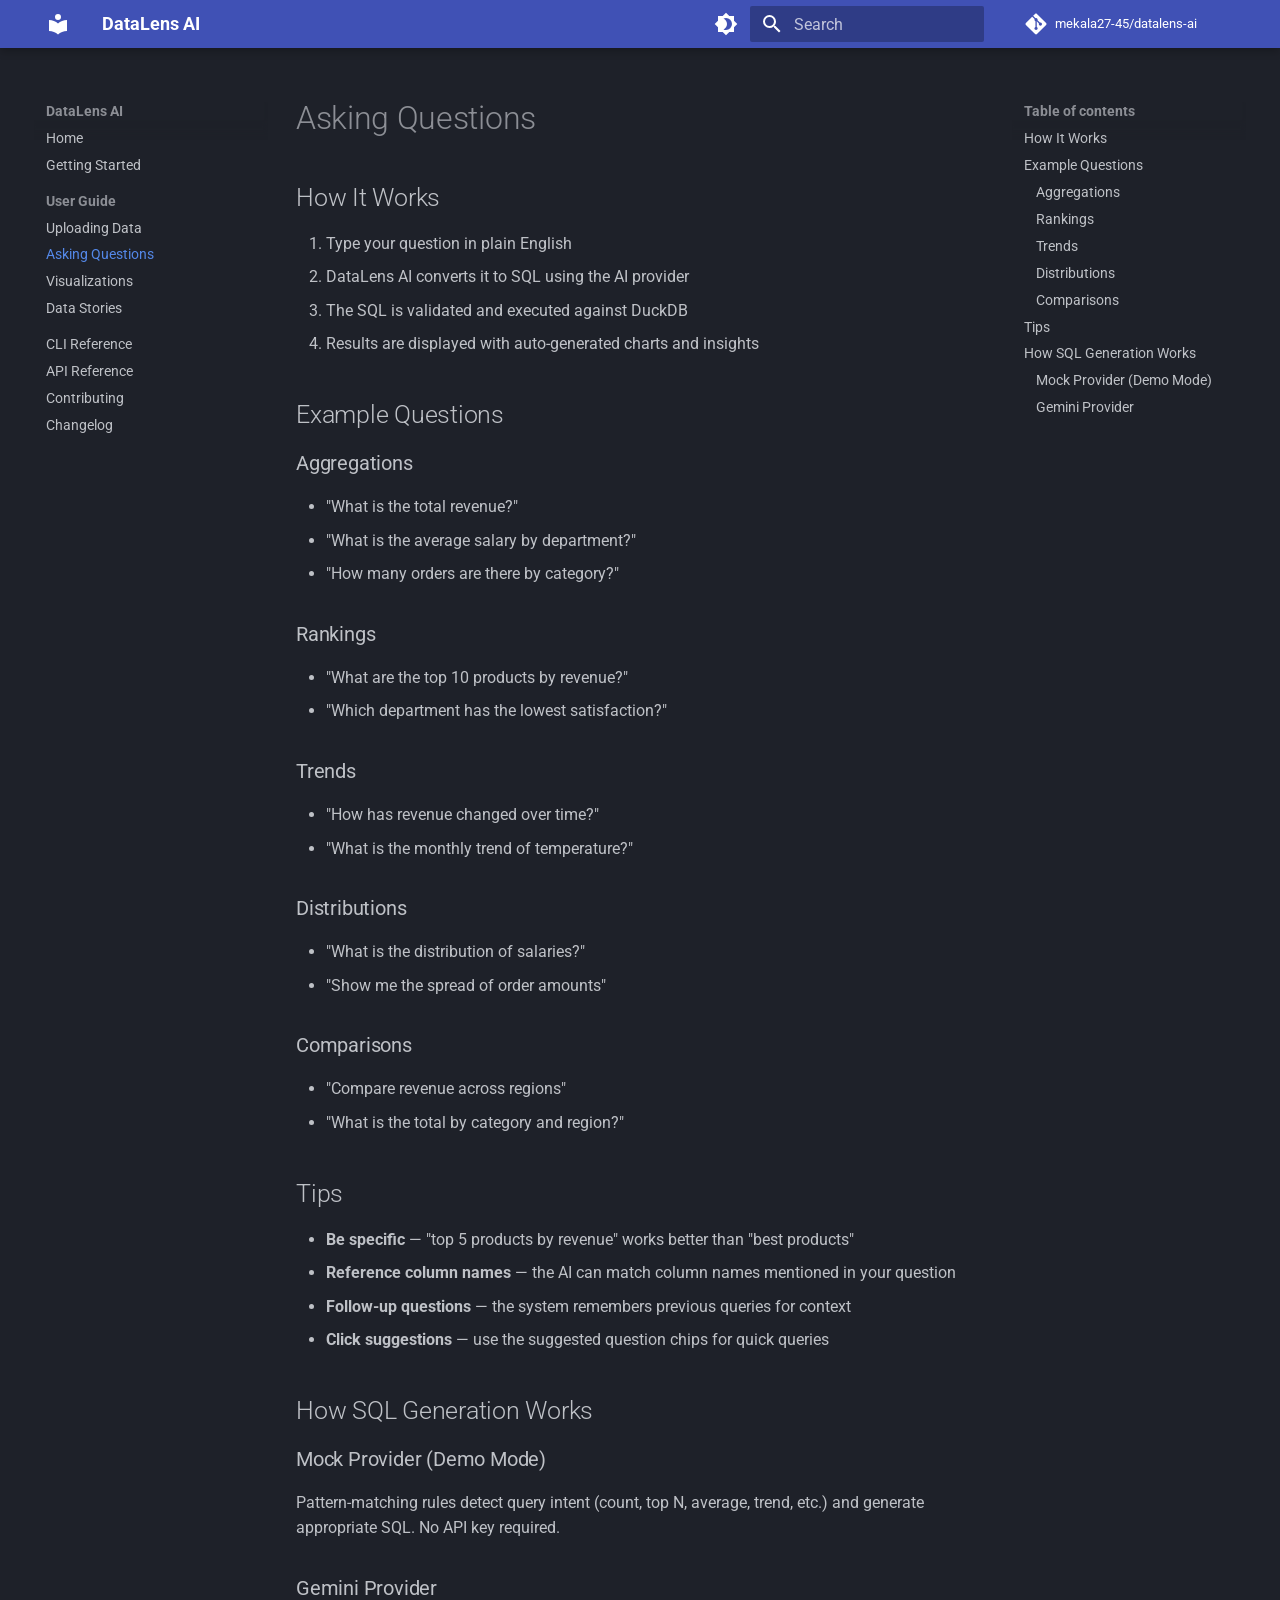
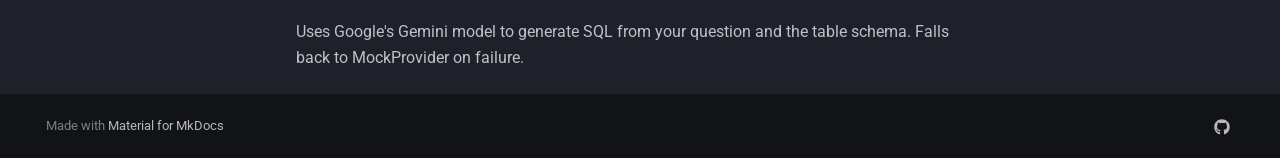
<file: user-guide/asking-questions/index.html>
<!doctype html><html lang=en class=no-js> <head><meta charset=utf-8><meta name=viewport content="width=device-width,initial-scale=1"><meta name=description content="AI-powered data analytics — upload data, ask questions in plain English, get insights"><meta name=author content="Mekala Ajay"><link href=../uploading-data/ rel=prev><link href=../visualizations/ rel=next><link rel=icon href=../../assets/images/favicon.png><meta name=generator content="mkdocs-1.6.1, mkdocs-material-9.7.6"><title>Asking Questions - DataLens AI</title><link rel=stylesheet href=../../assets/stylesheets/main.484c7ddc.min.css><link rel=stylesheet href=../../assets/stylesheets/palette.ab4e12ef.min.css><link rel=preconnect href=https://fonts.gstatic.com crossorigin><link rel=stylesheet href="https://fonts.googleapis.com/css?family=Roboto:300,300i,400,400i,700,700i%7CRoboto+Mono:400,400i,700,700i&display=fallback"><style>:root{--md-text-font:"Roboto";--md-code-font:"Roboto Mono"}</style><script>__md_scope=new URL("../..",location),__md_hash=e=>[...e].reduce(((e,_)=>(e<<5)-e+_.charCodeAt(0)),0),__md_get=(e,_=localStorage,t=__md_scope)=>JSON.parse(_.getItem(t.pathname+"."+e)),__md_set=(e,_,t=localStorage,a=__md_scope)=>{try{t.setItem(a.pathname+"."+e,JSON.stringify(_))}catch(e){}}</script></head> <body dir=ltr data-md-color-scheme=slate data-md-color-primary=indigo data-md-color-accent=purple> <input class=md-toggle data-md-toggle=drawer type=checkbox id=__drawer autocomplete=off> <input class=md-toggle data-md-toggle=search type=checkbox id=__search autocomplete=off> <label class=md-overlay for=__drawer></label> <div data-md-component=skip> <a href=#asking-questions class=md-skip> Skip to content </a> </div> <div data-md-component=announce> </div> <header class="md-header md-header--shadow" data-md-component=header> <nav class="md-header__inner md-grid" aria-label=Header> <a href=../.. title="DataLens AI" class="md-header__button md-logo" aria-label="DataLens AI" data-md-component=logo> <svg xmlns=http://www.w3.org/2000/svg viewbox="0 0 24 24"><path d="M12 8a3 3 0 0 0 3-3 3 3 0 0 0-3-3 3 3 0 0 0-3 3 3 3 0 0 0 3 3m0 3.54C9.64 9.35 6.5 8 3 8v11c3.5 0 6.64 1.35 9 3.54 2.36-2.19 5.5-3.54 9-3.54V8c-3.5 0-6.64 1.35-9 3.54"/></svg> </a> <label class="md-header__button md-icon" for=__drawer> <svg xmlns=http://www.w3.org/2000/svg viewbox="0 0 24 24"><path d="M3 6h18v2H3zm0 5h18v2H3zm0 5h18v2H3z"/></svg> </label> <div class=md-header__title data-md-component=header-title> <div class=md-header__ellipsis> <div class=md-header__topic> <span class=md-ellipsis> DataLens AI </span> </div> <div class=md-header__topic data-md-component=header-topic> <span class=md-ellipsis> Asking Questions </span> </div> </div> </div> <form class=md-header__option data-md-component=palette> <input class=md-option data-md-color-media data-md-color-scheme=slate data-md-color-primary=indigo data-md-color-accent=purple aria-label="Switch to light mode" type=radio name=__palette id=__palette_0> <label class="md-header__button md-icon" title="Switch to light mode" for=__palette_1 hidden> <svg xmlns=http://www.w3.org/2000/svg viewbox="0 0 24 24"><path d="M12 18c-.89 0-1.74-.2-2.5-.55C11.56 16.5 13 14.42 13 12s-1.44-4.5-3.5-5.45C10.26 6.2 11.11 6 12 6a6 6 0 0 1 6 6 6 6 0 0 1-6 6m8-9.31V4h-4.69L12 .69 8.69 4H4v4.69L.69 12 4 15.31V20h4.69L12 23.31 15.31 20H20v-4.69L23.31 12z"/></svg> </label> <input class=md-option data-md-color-media data-md-color-scheme=default data-md-color-primary=indigo data-md-color-accent=purple aria-label="Switch to dark mode" type=radio name=__palette id=__palette_1> <label class="md-header__button md-icon" title="Switch to dark mode" for=__palette_0 hidden> <svg xmlns=http://www.w3.org/2000/svg viewbox="0 0 24 24"><path d="M12 8a4 4 0 0 0-4 4 4 4 0 0 0 4 4 4 4 0 0 0 4-4 4 4 0 0 0-4-4m0 10a6 6 0 0 1-6-6 6 6 0 0 1 6-6 6 6 0 0 1 6 6 6 6 0 0 1-6 6m8-9.31V4h-4.69L12 .69 8.69 4H4v4.69L.69 12 4 15.31V20h4.69L12 23.31 15.31 20H20v-4.69L23.31 12z"/></svg> </label> </form> <script>var palette=__md_get("__palette");if(palette&&palette.color){if("(prefers-color-scheme)"===palette.color.media){var media=matchMedia("(prefers-color-scheme: light)"),input=document.querySelector(media.matches?"[data-md-color-media='(prefers-color-scheme: light)']":"[data-md-color-media='(prefers-color-scheme: dark)']");palette.color.media=input.getAttribute("data-md-color-media"),palette.color.scheme=input.getAttribute("data-md-color-scheme"),palette.color.primary=input.getAttribute("data-md-color-primary"),palette.color.accent=input.getAttribute("data-md-color-accent")}for(var[key,value]of Object.entries(palette.color))document.body.setAttribute("data-md-color-"+key,value)}</script> <label class="md-header__button md-icon" for=__search> <svg xmlns=http://www.w3.org/2000/svg viewbox="0 0 24 24"><path d="M9.5 3A6.5 6.5 0 0 1 16 9.5c0 1.61-.59 3.09-1.56 4.23l.27.27h.79l5 5-1.5 1.5-5-5v-.79l-.27-.27A6.52 6.52 0 0 1 9.5 16 6.5 6.5 0 0 1 3 9.5 6.5 6.5 0 0 1 9.5 3m0 2C7 5 5 7 5 9.5S7 14 9.5 14 14 12 14 9.5 12 5 9.5 5"/></svg> </label> <div class=md-search data-md-component=search role=dialog> <label class=md-search__overlay for=__search></label> <div class=md-search__inner role=search> <form class=md-search__form name=search> <input type=text class=md-search__input name=query aria-label=Search placeholder=Search autocapitalize=off autocorrect=off autocomplete=off spellcheck=false data-md-component=search-query required> <label class="md-search__icon md-icon" for=__search> <svg xmlns=http://www.w3.org/2000/svg viewbox="0 0 24 24"><path d="M9.5 3A6.5 6.5 0 0 1 16 9.5c0 1.61-.59 3.09-1.56 4.23l.27.27h.79l5 5-1.5 1.5-5-5v-.79l-.27-.27A6.52 6.52 0 0 1 9.5 16 6.5 6.5 0 0 1 3 9.5 6.5 6.5 0 0 1 9.5 3m0 2C7 5 5 7 5 9.5S7 14 9.5 14 14 12 14 9.5 12 5 9.5 5"/></svg> <svg xmlns=http://www.w3.org/2000/svg viewbox="0 0 24 24"><path d="M20 11v2H8l5.5 5.5-1.42 1.42L4.16 12l7.92-7.92L13.5 5.5 8 11z"/></svg> </label> <nav class=md-search__options aria-label=Search> <button type=reset class="md-search__icon md-icon" title=Clear aria-label=Clear tabindex=-1> <svg xmlns=http://www.w3.org/2000/svg viewbox="0 0 24 24"><path d="M19 6.41 17.59 5 12 10.59 6.41 5 5 6.41 10.59 12 5 17.59 6.41 19 12 13.41 17.59 19 19 17.59 13.41 12z"/></svg> </button> </nav> </form> <div class=md-search__output> <div class=md-search__scrollwrap tabindex=0 data-md-scrollfix> <div class=md-search-result data-md-component=search-result> <div class=md-search-result__meta> Initializing search </div> <ol class=md-search-result__list role=presentation></ol> </div> </div> </div> </div> </div> <div class=md-header__source> <a href=https://github.com/mekala27-45/datalens-ai title="Go to repository" class=md-source data-md-component=source> <div class="md-source__icon md-icon"> <svg xmlns=http://www.w3.org/2000/svg viewbox="0 0 448 512"><!-- Font Awesome Free 7.1.0 by @fontawesome - https://fontawesome.com License - https://fontawesome.com/license/free (Icons: CC BY 4.0, Fonts: SIL OFL 1.1, Code: MIT License) Copyright 2025 Fonticons, Inc.--><path d="M439.6 236.1 244 40.5c-5.4-5.5-12.8-8.5-20.4-8.5s-15 3-20.4 8.4L162.5 81l51.5 51.5c27.1-9.1 52.7 16.8 43.4 43.7l49.7 49.7c34.2-11.8 61.2 31 35.5 56.7-26.5 26.5-70.2-2.9-56-37.3L240.3 199v121.9c25.3 12.5 22.3 41.8 9.1 55-6.4 6.4-15.2 10.1-24.3 10.1s-17.8-3.6-24.3-10.1c-17.6-17.6-11.1-46.9 11.2-56v-123c-20.8-8.5-24.6-30.7-18.6-45L142.6 101 8.5 235.1C3 240.6 0 247.9 0 255.5s3 15 8.5 20.4l195.6 195.7c5.4 5.4 12.7 8.4 20.4 8.4s15-3 20.4-8.4l194.7-194.7c5.4-5.4 8.4-12.8 8.4-20.4s-3-15-8.4-20.4"/></svg> </div> <div class=md-source__repository> mekala27-45/datalens-ai </div> </a> </div> </nav> </header> <div class=md-container data-md-component=container> <main class=md-main data-md-component=main> <div class="md-main__inner md-grid"> <div class="md-sidebar md-sidebar--primary" data-md-component=sidebar data-md-type=navigation> <div class=md-sidebar__scrollwrap> <div class=md-sidebar__inner> <nav class="md-nav md-nav--primary" aria-label=Navigation data-md-level=0> <label class=md-nav__title for=__drawer> <a href=../.. title="DataLens AI" class="md-nav__button md-logo" aria-label="DataLens AI" data-md-component=logo> <svg xmlns=http://www.w3.org/2000/svg viewbox="0 0 24 24"><path d="M12 8a3 3 0 0 0 3-3 3 3 0 0 0-3-3 3 3 0 0 0-3 3 3 3 0 0 0 3 3m0 3.54C9.64 9.35 6.5 8 3 8v11c3.5 0 6.64 1.35 9 3.54 2.36-2.19 5.5-3.54 9-3.54V8c-3.5 0-6.64 1.35-9 3.54"/></svg> </a> DataLens AI </label> <div class=md-nav__source> <a href=https://github.com/mekala27-45/datalens-ai title="Go to repository" class=md-source data-md-component=source> <div class="md-source__icon md-icon"> <svg xmlns=http://www.w3.org/2000/svg viewbox="0 0 448 512"><!-- Font Awesome Free 7.1.0 by @fontawesome - https://fontawesome.com License - https://fontawesome.com/license/free (Icons: CC BY 4.0, Fonts: SIL OFL 1.1, Code: MIT License) Copyright 2025 Fonticons, Inc.--><path d="M439.6 236.1 244 40.5c-5.4-5.5-12.8-8.5-20.4-8.5s-15 3-20.4 8.4L162.5 81l51.5 51.5c27.1-9.1 52.7 16.8 43.4 43.7l49.7 49.7c34.2-11.8 61.2 31 35.5 56.7-26.5 26.5-70.2-2.9-56-37.3L240.3 199v121.9c25.3 12.5 22.3 41.8 9.1 55-6.4 6.4-15.2 10.1-24.3 10.1s-17.8-3.6-24.3-10.1c-17.6-17.6-11.1-46.9 11.2-56v-123c-20.8-8.5-24.6-30.7-18.6-45L142.6 101 8.5 235.1C3 240.6 0 247.9 0 255.5s3 15 8.5 20.4l195.6 195.7c5.4 5.4 12.7 8.4 20.4 8.4s15-3 20.4-8.4l194.7-194.7c5.4-5.4 8.4-12.8 8.4-20.4s-3-15-8.4-20.4"/></svg> </div> <div class=md-source__repository> mekala27-45/datalens-ai </div> </a> </div> <ul class=md-nav__list data-md-scrollfix> <li class=md-nav__item> <a href=../.. class=md-nav__link> <span class=md-ellipsis> Home </span> </a> </li> <li class=md-nav__item> <a href=../../getting-started/ class=md-nav__link> <span class=md-ellipsis> Getting Started </span> </a> </li> <li class="md-nav__item md-nav__item--active md-nav__item--section md-nav__item--nested"> <input class="md-nav__toggle md-toggle " type=checkbox id=__nav_3 checked> <label class=md-nav__link for=__nav_3 id=__nav_3_label tabindex> <span class=md-ellipsis> User Guide </span> <span class="md-nav__icon md-icon"></span> </label> <nav class=md-nav data-md-level=1 aria-labelledby=__nav_3_label aria-expanded=true> <label class=md-nav__title for=__nav_3> <span class="md-nav__icon md-icon"></span> User Guide </label> <ul class=md-nav__list data-md-scrollfix> <li class=md-nav__item> <a href=../uploading-data/ class=md-nav__link> <span class=md-ellipsis> Uploading Data </span> </a> </li> <li class="md-nav__item md-nav__item--active"> <input class="md-nav__toggle md-toggle" type=checkbox id=__toc> <label class="md-nav__link md-nav__link--active" for=__toc> <span class=md-ellipsis> Asking Questions </span> <span class="md-nav__icon md-icon"></span> </label> <a href=./ class="md-nav__link md-nav__link--active"> <span class=md-ellipsis> Asking Questions </span> </a> <nav class="md-nav md-nav--secondary" aria-label="Table of contents"> <label class=md-nav__title for=__toc> <span class="md-nav__icon md-icon"></span> Table of contents </label> <ul class=md-nav__list data-md-component=toc data-md-scrollfix> <li class=md-nav__item> <a href=#how-it-works class=md-nav__link> <span class=md-ellipsis> How It Works </span> </a> </li> <li class=md-nav__item> <a href=#example-questions class=md-nav__link> <span class=md-ellipsis> Example Questions </span> </a> <nav class=md-nav aria-label="Example Questions"> <ul class=md-nav__list> <li class=md-nav__item> <a href=#aggregations class=md-nav__link> <span class=md-ellipsis> Aggregations </span> </a> </li> <li class=md-nav__item> <a href=#rankings class=md-nav__link> <span class=md-ellipsis> Rankings </span> </a> </li> <li class=md-nav__item> <a href=#trends class=md-nav__link> <span class=md-ellipsis> Trends </span> </a> </li> <li class=md-nav__item> <a href=#distributions class=md-nav__link> <span class=md-ellipsis> Distributions </span> </a> </li> <li class=md-nav__item> <a href=#comparisons class=md-nav__link> <span class=md-ellipsis> Comparisons </span> </a> </li> </ul> </nav> </li> <li class=md-nav__item> <a href=#tips class=md-nav__link> <span class=md-ellipsis> Tips </span> </a> </li> <li class=md-nav__item> <a href=#how-sql-generation-works class=md-nav__link> <span class=md-ellipsis> How SQL Generation Works </span> </a> <nav class=md-nav aria-label="How SQL Generation Works"> <ul class=md-nav__list> <li class=md-nav__item> <a href=#mock-provider-demo-mode class=md-nav__link> <span class=md-ellipsis> Mock Provider (Demo Mode) </span> </a> </li> <li class=md-nav__item> <a href=#gemini-provider class=md-nav__link> <span class=md-ellipsis> Gemini Provider </span> </a> </li> </ul> </nav> </li> </ul> </nav> </li> <li class=md-nav__item> <a href=../visualizations/ class=md-nav__link> <span class=md-ellipsis> Visualizations </span> </a> </li> <li class=md-nav__item> <a href=../data-stories/ class=md-nav__link> <span class=md-ellipsis> Data Stories </span> </a> </li> </ul> </nav> </li> <li class=md-nav__item> <a href=../../cli-reference/ class=md-nav__link> <span class=md-ellipsis> CLI Reference </span> </a> </li> <li class=md-nav__item> <a href=../../api-reference/ class=md-nav__link> <span class=md-ellipsis> API Reference </span> </a> </li> <li class=md-nav__item> <a href=../../contributing/ class=md-nav__link> <span class=md-ellipsis> Contributing </span> </a> </li> <li class=md-nav__item> <a href=../../changelog/ class=md-nav__link> <span class=md-ellipsis> Changelog </span> </a> </li> </ul> </nav> </div> </div> </div> <div class="md-sidebar md-sidebar--secondary" data-md-component=sidebar data-md-type=toc> <div class=md-sidebar__scrollwrap> <div class=md-sidebar__inner> <nav class="md-nav md-nav--secondary" aria-label="Table of contents"> <label class=md-nav__title for=__toc> <span class="md-nav__icon md-icon"></span> Table of contents </label> <ul class=md-nav__list data-md-component=toc data-md-scrollfix> <li class=md-nav__item> <a href=#how-it-works class=md-nav__link> <span class=md-ellipsis> How It Works </span> </a> </li> <li class=md-nav__item> <a href=#example-questions class=md-nav__link> <span class=md-ellipsis> Example Questions </span> </a> <nav class=md-nav aria-label="Example Questions"> <ul class=md-nav__list> <li class=md-nav__item> <a href=#aggregations class=md-nav__link> <span class=md-ellipsis> Aggregations </span> </a> </li> <li class=md-nav__item> <a href=#rankings class=md-nav__link> <span class=md-ellipsis> Rankings </span> </a> </li> <li class=md-nav__item> <a href=#trends class=md-nav__link> <span class=md-ellipsis> Trends </span> </a> </li> <li class=md-nav__item> <a href=#distributions class=md-nav__link> <span class=md-ellipsis> Distributions </span> </a> </li> <li class=md-nav__item> <a href=#comparisons class=md-nav__link> <span class=md-ellipsis> Comparisons </span> </a> </li> </ul> </nav> </li> <li class=md-nav__item> <a href=#tips class=md-nav__link> <span class=md-ellipsis> Tips </span> </a> </li> <li class=md-nav__item> <a href=#how-sql-generation-works class=md-nav__link> <span class=md-ellipsis> How SQL Generation Works </span> </a> <nav class=md-nav aria-label="How SQL Generation Works"> <ul class=md-nav__list> <li class=md-nav__item> <a href=#mock-provider-demo-mode class=md-nav__link> <span class=md-ellipsis> Mock Provider (Demo Mode) </span> </a> </li> <li class=md-nav__item> <a href=#gemini-provider class=md-nav__link> <span class=md-ellipsis> Gemini Provider </span> </a> </li> </ul> </nav> </li> </ul> </nav> </div> </div> </div> <div class=md-content data-md-component=content> <article class="md-content__inner md-typeset"> <h1 id=asking-questions>Asking Questions</h1> <h2 id=how-it-works>How It Works</h2> <ol> <li>Type your question in plain English</li> <li>DataLens AI converts it to SQL using the AI provider</li> <li>The SQL is validated and executed against DuckDB</li> <li>Results are displayed with auto-generated charts and insights</li> </ol> <h2 id=example-questions>Example Questions</h2> <h3 id=aggregations>Aggregations</h3> <ul> <li>"What is the total revenue?"</li> <li>"What is the average salary by department?"</li> <li>"How many orders are there by category?"</li> </ul> <h3 id=rankings>Rankings</h3> <ul> <li>"What are the top 10 products by revenue?"</li> <li>"Which department has the lowest satisfaction?"</li> </ul> <h3 id=trends>Trends</h3> <ul> <li>"How has revenue changed over time?"</li> <li>"What is the monthly trend of temperature?"</li> </ul> <h3 id=distributions>Distributions</h3> <ul> <li>"What is the distribution of salaries?"</li> <li>"Show me the spread of order amounts"</li> </ul> <h3 id=comparisons>Comparisons</h3> <ul> <li>"Compare revenue across regions"</li> <li>"What is the total by category and region?"</li> </ul> <h2 id=tips>Tips</h2> <ul> <li><strong>Be specific</strong> — "top 5 products by revenue" works better than "best products"</li> <li><strong>Reference column names</strong> — the AI can match column names mentioned in your question</li> <li><strong>Follow-up questions</strong> — the system remembers previous queries for context</li> <li><strong>Click suggestions</strong> — use the suggested question chips for quick queries</li> </ul> <h2 id=how-sql-generation-works>How SQL Generation Works</h2> <h3 id=mock-provider-demo-mode>Mock Provider (Demo Mode)</h3> <p>Pattern-matching rules detect query intent (count, top N, average, trend, etc.) and generate appropriate SQL. No API key required.</p> <h3 id=gemini-provider>Gemini Provider</h3> <p>Uses Google's Gemini model to generate SQL from your question and the table schema. Falls back to MockProvider on failure.</p> </article> </div> <script>var tabs=__md_get("__tabs");if(Array.isArray(tabs))e:for(var set of document.querySelectorAll(".tabbed-set")){var labels=set.querySelector(".tabbed-labels");for(var tab of tabs)for(var label of labels.getElementsByTagName("label"))if(label.innerText.trim()===tab){var input=document.getElementById(label.htmlFor);input.checked=!0;continue e}}</script> <script>var target=document.getElementById(location.hash.slice(1));target&&target.name&&(target.checked=target.name.startsWith("__tabbed_"))</script> </div> </main> <footer class=md-footer> <div class="md-footer-meta md-typeset"> <div class="md-footer-meta__inner md-grid"> <div class=md-copyright> Made with <a href=https://squidfunk.github.io/mkdocs-material/ target=_blank rel=noopener> Material for MkDocs </a> </div> <div class=md-social> <a href=https://github.com/mekala27-45/datalens-ai target=_blank rel=noopener title=github.com class=md-social__link> <svg xmlns=http://www.w3.org/2000/svg viewbox="0 0 512 512"><!-- Font Awesome Free 7.1.0 by @fontawesome - https://fontawesome.com License - https://fontawesome.com/license/free (Icons: CC BY 4.0, Fonts: SIL OFL 1.1, Code: MIT License) Copyright 2025 Fonticons, Inc.--><path d="M173.9 397.4c0 2-2.3 3.6-5.2 3.6-3.3.3-5.6-1.3-5.6-3.6 0-2 2.3-3.6 5.2-3.6 3-.3 5.6 1.3 5.6 3.6m-31.1-4.5c-.7 2 1.3 4.3 4.3 4.9 2.6 1 5.6 0 6.2-2s-1.3-4.3-4.3-5.2c-2.6-.7-5.5.3-6.2 2.3m44.2-1.7c-2.9.7-4.9 2.6-4.6 4.9.3 2 2.9 3.3 5.9 2.6 2.9-.7 4.9-2.6 4.6-4.6-.3-1.9-3-3.2-5.9-2.9M252.8 8C114.1 8 8 113.3 8 252c0 110.9 69.8 205.8 169.5 239.2 12.8 2.3 17.3-5.6 17.3-12.1 0-6.2-.3-40.4-.3-61.4 0 0-70 15-84.7-29.8 0 0-11.4-29.1-27.8-36.6 0 0-22.9-15.7 1.6-15.4 0 0 24.9 2 38.6 25.8 21.9 38.6 58.6 27.5 72.9 20.9 2.3-16 8.8-27.1 16-33.7-55.9-6.2-112.3-14.3-112.3-110.5 0-27.5 7.6-41.3 23.6-58.9-2.6-6.5-11.1-33.3 2.6-67.9 20.9-6.5 69 27 69 27 20-5.6 41.5-8.5 62.8-8.5s42.8 2.9 62.8 8.5c0 0 48.1-33.6 69-27 13.7 34.7 5.2 61.4 2.6 67.9 16 17.7 25.8 31.5 25.8 58.9 0 96.5-58.9 104.2-114.8 110.5 9.2 7.9 17 22.9 17 46.4 0 33.7-.3 75.4-.3 83.6 0 6.5 4.6 14.4 17.3 12.1C436.2 457.8 504 362.9 504 252 504 113.3 391.5 8 252.8 8M105.2 352.9c-1.3 1-1 3.3.7 5.2 1.6 1.6 3.9 2.3 5.2 1 1.3-1 1-3.3-.7-5.2-1.6-1.6-3.9-2.3-5.2-1m-10.8-8.1c-.7 1.3.3 2.9 2.3 3.9 1.6 1 3.6.7 4.3-.7.7-1.3-.3-2.9-2.3-3.9-2-.6-3.6-.3-4.3.7m32.4 35.6c-1.6 1.3-1 4.3 1.3 6.2 2.3 2.3 5.2 2.6 6.5 1 1.3-1.3.7-4.3-1.3-6.2-2.2-2.3-5.2-2.6-6.5-1m-11.4-14.7c-1.6 1-1.6 3.6 0 5.9s4.3 3.3 5.6 2.3c1.6-1.3 1.6-3.9 0-6.2-1.4-2.3-4-3.3-5.6-2"/></svg> </a> </div> </div> </div> </footer> </div> <div class=md-dialog data-md-component=dialog> <div class="md-dialog__inner md-typeset"></div> </div> <script id=__config type=application/json>{"annotate": null, "base": "../..", "features": ["navigation.instant", "navigation.tracking", "navigation.sections", "navigation.expand", "content.code.copy", "content.tabs.link", "search.highlight"], "search": "../../assets/javascripts/workers/search.2c215733.min.js", "tags": null, "translations": {"clipboard.copied": "Copied to clipboard", "clipboard.copy": "Copy to clipboard", "search.result.more.one": "1 more on this page", "search.result.more.other": "# more on this page", "search.result.none": "No matching documents", "search.result.one": "1 matching document", "search.result.other": "# matching documents", "search.result.placeholder": "Type to start searching", "search.result.term.missing": "Missing", "select.version": "Select version"}, "version": null}</script> <script src=../../assets/javascripts/bundle.79ae519e.min.js></script> </body> </html>
</file>
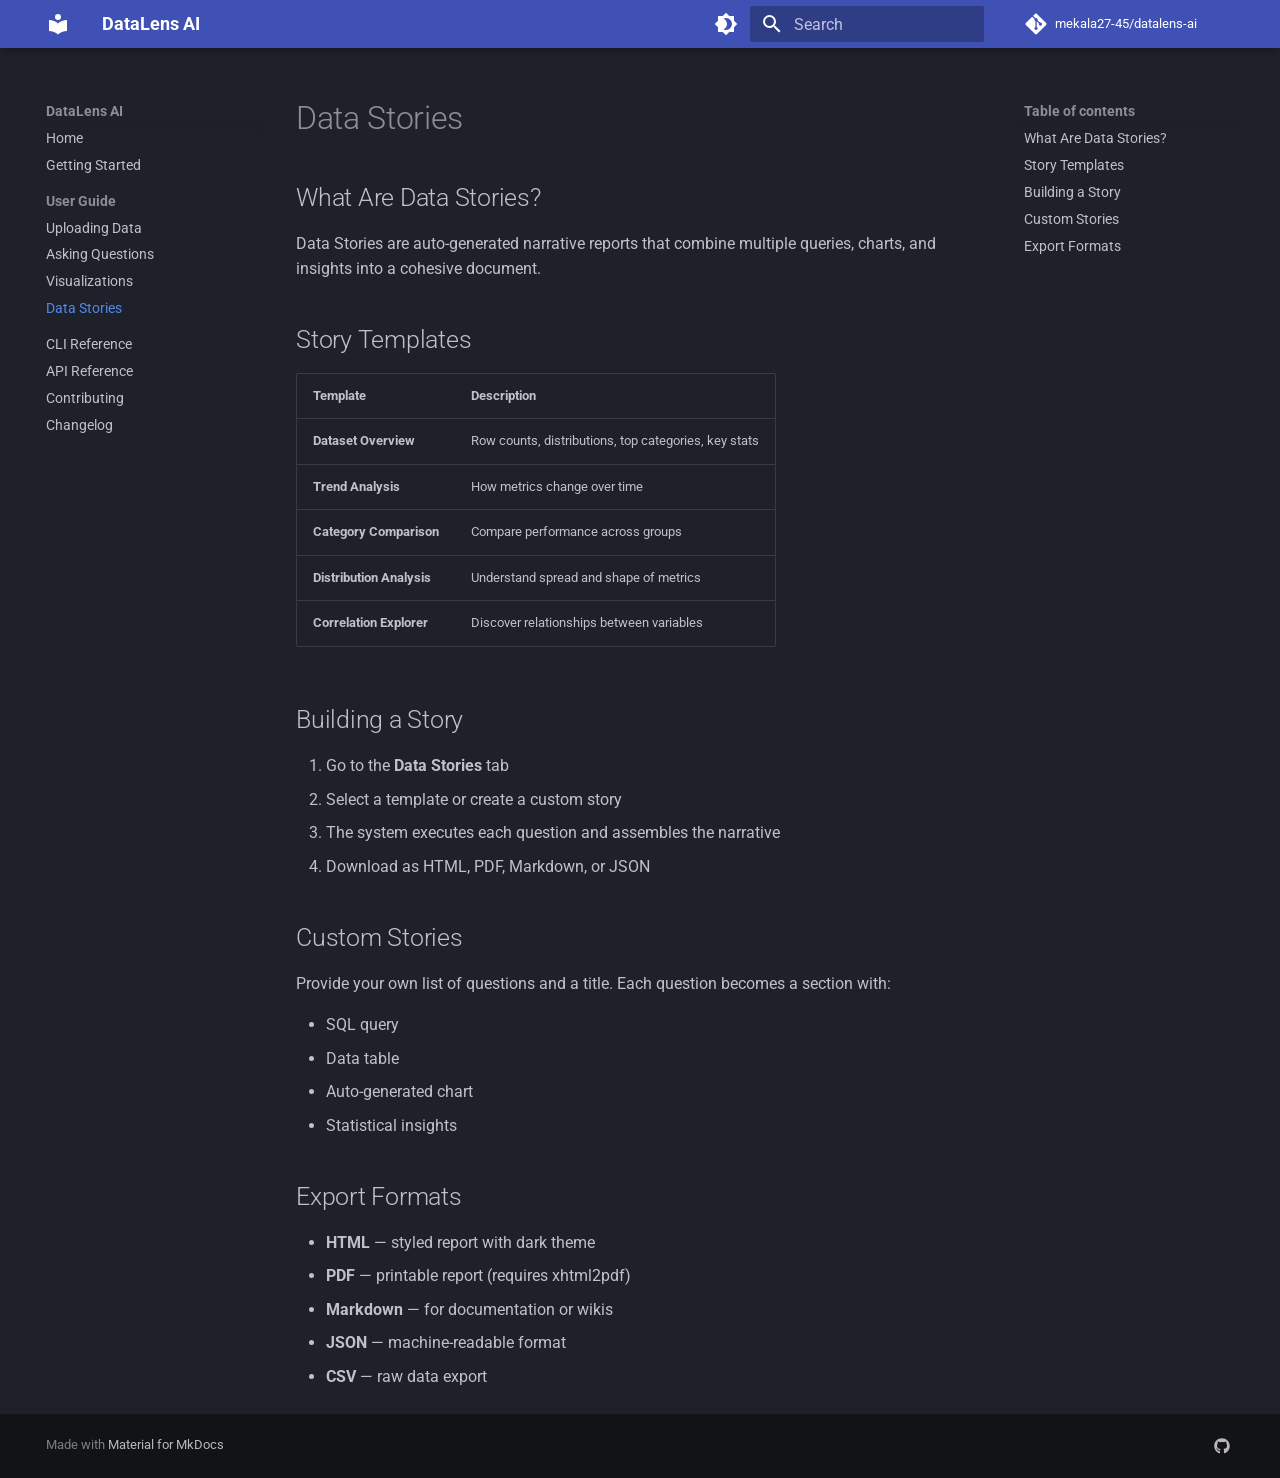
<file: user-guide/data-stories/index.html>
<!doctype html><html lang=en class=no-js> <head><meta charset=utf-8><meta name=viewport content="width=device-width,initial-scale=1"><meta name=description content="AI-powered data analytics — upload data, ask questions in plain English, get insights"><meta name=author content="Mekala Ajay"><link href=../visualizations/ rel=prev><link href=../../cli-reference/ rel=next><link rel=icon href=../../assets/images/favicon.png><meta name=generator content="mkdocs-1.6.1, mkdocs-material-9.7.6"><title>Data Stories - DataLens AI</title><link rel=stylesheet href=../../assets/stylesheets/main.484c7ddc.min.css><link rel=stylesheet href=../../assets/stylesheets/palette.ab4e12ef.min.css><link rel=preconnect href=https://fonts.gstatic.com crossorigin><link rel=stylesheet href="https://fonts.googleapis.com/css?family=Roboto:300,300i,400,400i,700,700i%7CRoboto+Mono:400,400i,700,700i&display=fallback"><style>:root{--md-text-font:"Roboto";--md-code-font:"Roboto Mono"}</style><script>__md_scope=new URL("../..",location),__md_hash=e=>[...e].reduce(((e,_)=>(e<<5)-e+_.charCodeAt(0)),0),__md_get=(e,_=localStorage,t=__md_scope)=>JSON.parse(_.getItem(t.pathname+"."+e)),__md_set=(e,_,t=localStorage,a=__md_scope)=>{try{t.setItem(a.pathname+"."+e,JSON.stringify(_))}catch(e){}}</script></head> <body dir=ltr data-md-color-scheme=slate data-md-color-primary=indigo data-md-color-accent=purple> <input class=md-toggle data-md-toggle=drawer type=checkbox id=__drawer autocomplete=off> <input class=md-toggle data-md-toggle=search type=checkbox id=__search autocomplete=off> <label class=md-overlay for=__drawer></label> <div data-md-component=skip> <a href=#data-stories class=md-skip> Skip to content </a> </div> <div data-md-component=announce> </div> <header class="md-header md-header--shadow" data-md-component=header> <nav class="md-header__inner md-grid" aria-label=Header> <a href=../.. title="DataLens AI" class="md-header__button md-logo" aria-label="DataLens AI" data-md-component=logo> <svg xmlns=http://www.w3.org/2000/svg viewbox="0 0 24 24"><path d="M12 8a3 3 0 0 0 3-3 3 3 0 0 0-3-3 3 3 0 0 0-3 3 3 3 0 0 0 3 3m0 3.54C9.64 9.35 6.5 8 3 8v11c3.5 0 6.64 1.35 9 3.54 2.36-2.19 5.5-3.54 9-3.54V8c-3.5 0-6.64 1.35-9 3.54"/></svg> </a> <label class="md-header__button md-icon" for=__drawer> <svg xmlns=http://www.w3.org/2000/svg viewbox="0 0 24 24"><path d="M3 6h18v2H3zm0 5h18v2H3zm0 5h18v2H3z"/></svg> </label> <div class=md-header__title data-md-component=header-title> <div class=md-header__ellipsis> <div class=md-header__topic> <span class=md-ellipsis> DataLens AI </span> </div> <div class=md-header__topic data-md-component=header-topic> <span class=md-ellipsis> Data Stories </span> </div> </div> </div> <form class=md-header__option data-md-component=palette> <input class=md-option data-md-color-media data-md-color-scheme=slate data-md-color-primary=indigo data-md-color-accent=purple aria-label="Switch to light mode" type=radio name=__palette id=__palette_0> <label class="md-header__button md-icon" title="Switch to light mode" for=__palette_1 hidden> <svg xmlns=http://www.w3.org/2000/svg viewbox="0 0 24 24"><path d="M12 18c-.89 0-1.74-.2-2.5-.55C11.56 16.5 13 14.42 13 12s-1.44-4.5-3.5-5.45C10.26 6.2 11.11 6 12 6a6 6 0 0 1 6 6 6 6 0 0 1-6 6m8-9.31V4h-4.69L12 .69 8.69 4H4v4.69L.69 12 4 15.31V20h4.69L12 23.31 15.31 20H20v-4.69L23.31 12z"/></svg> </label> <input class=md-option data-md-color-media data-md-color-scheme=default data-md-color-primary=indigo data-md-color-accent=purple aria-label="Switch to dark mode" type=radio name=__palette id=__palette_1> <label class="md-header__button md-icon" title="Switch to dark mode" for=__palette_0 hidden> <svg xmlns=http://www.w3.org/2000/svg viewbox="0 0 24 24"><path d="M12 8a4 4 0 0 0-4 4 4 4 0 0 0 4 4 4 4 0 0 0 4-4 4 4 0 0 0-4-4m0 10a6 6 0 0 1-6-6 6 6 0 0 1 6-6 6 6 0 0 1 6 6 6 6 0 0 1-6 6m8-9.31V4h-4.69L12 .69 8.69 4H4v4.69L.69 12 4 15.31V20h4.69L12 23.31 15.31 20H20v-4.69L23.31 12z"/></svg> </label> </form> <script>var palette=__md_get("__palette");if(palette&&palette.color){if("(prefers-color-scheme)"===palette.color.media){var media=matchMedia("(prefers-color-scheme: light)"),input=document.querySelector(media.matches?"[data-md-color-media='(prefers-color-scheme: light)']":"[data-md-color-media='(prefers-color-scheme: dark)']");palette.color.media=input.getAttribute("data-md-color-media"),palette.color.scheme=input.getAttribute("data-md-color-scheme"),palette.color.primary=input.getAttribute("data-md-color-primary"),palette.color.accent=input.getAttribute("data-md-color-accent")}for(var[key,value]of Object.entries(palette.color))document.body.setAttribute("data-md-color-"+key,value)}</script> <label class="md-header__button md-icon" for=__search> <svg xmlns=http://www.w3.org/2000/svg viewbox="0 0 24 24"><path d="M9.5 3A6.5 6.5 0 0 1 16 9.5c0 1.61-.59 3.09-1.56 4.23l.27.27h.79l5 5-1.5 1.5-5-5v-.79l-.27-.27A6.52 6.52 0 0 1 9.5 16 6.5 6.5 0 0 1 3 9.5 6.5 6.5 0 0 1 9.5 3m0 2C7 5 5 7 5 9.5S7 14 9.5 14 14 12 14 9.5 12 5 9.5 5"/></svg> </label> <div class=md-search data-md-component=search role=dialog> <label class=md-search__overlay for=__search></label> <div class=md-search__inner role=search> <form class=md-search__form name=search> <input type=text class=md-search__input name=query aria-label=Search placeholder=Search autocapitalize=off autocorrect=off autocomplete=off spellcheck=false data-md-component=search-query required> <label class="md-search__icon md-icon" for=__search> <svg xmlns=http://www.w3.org/2000/svg viewbox="0 0 24 24"><path d="M9.5 3A6.5 6.5 0 0 1 16 9.5c0 1.61-.59 3.09-1.56 4.23l.27.27h.79l5 5-1.5 1.5-5-5v-.79l-.27-.27A6.52 6.52 0 0 1 9.5 16 6.5 6.5 0 0 1 3 9.5 6.5 6.5 0 0 1 9.5 3m0 2C7 5 5 7 5 9.5S7 14 9.5 14 14 12 14 9.5 12 5 9.5 5"/></svg> <svg xmlns=http://www.w3.org/2000/svg viewbox="0 0 24 24"><path d="M20 11v2H8l5.5 5.5-1.42 1.42L4.16 12l7.92-7.92L13.5 5.5 8 11z"/></svg> </label> <nav class=md-search__options aria-label=Search> <button type=reset class="md-search__icon md-icon" title=Clear aria-label=Clear tabindex=-1> <svg xmlns=http://www.w3.org/2000/svg viewbox="0 0 24 24"><path d="M19 6.41 17.59 5 12 10.59 6.41 5 5 6.41 10.59 12 5 17.59 6.41 19 12 13.41 17.59 19 19 17.59 13.41 12z"/></svg> </button> </nav> </form> <div class=md-search__output> <div class=md-search__scrollwrap tabindex=0 data-md-scrollfix> <div class=md-search-result data-md-component=search-result> <div class=md-search-result__meta> Initializing search </div> <ol class=md-search-result__list role=presentation></ol> </div> </div> </div> </div> </div> <div class=md-header__source> <a href=https://github.com/mekala27-45/datalens-ai title="Go to repository" class=md-source data-md-component=source> <div class="md-source__icon md-icon"> <svg xmlns=http://www.w3.org/2000/svg viewbox="0 0 448 512"><!-- Font Awesome Free 7.1.0 by @fontawesome - https://fontawesome.com License - https://fontawesome.com/license/free (Icons: CC BY 4.0, Fonts: SIL OFL 1.1, Code: MIT License) Copyright 2025 Fonticons, Inc.--><path d="M439.6 236.1 244 40.5c-5.4-5.5-12.8-8.5-20.4-8.5s-15 3-20.4 8.4L162.5 81l51.5 51.5c27.1-9.1 52.7 16.8 43.4 43.7l49.7 49.7c34.2-11.8 61.2 31 35.5 56.7-26.5 26.5-70.2-2.9-56-37.3L240.3 199v121.9c25.3 12.5 22.3 41.8 9.1 55-6.4 6.4-15.2 10.1-24.3 10.1s-17.8-3.6-24.3-10.1c-17.6-17.6-11.1-46.9 11.2-56v-123c-20.8-8.5-24.6-30.7-18.6-45L142.6 101 8.5 235.1C3 240.6 0 247.9 0 255.5s3 15 8.5 20.4l195.6 195.7c5.4 5.4 12.7 8.4 20.4 8.4s15-3 20.4-8.4l194.7-194.7c5.4-5.4 8.4-12.8 8.4-20.4s-3-15-8.4-20.4"/></svg> </div> <div class=md-source__repository> mekala27-45/datalens-ai </div> </a> </div> </nav> </header> <div class=md-container data-md-component=container> <main class=md-main data-md-component=main> <div class="md-main__inner md-grid"> <div class="md-sidebar md-sidebar--primary" data-md-component=sidebar data-md-type=navigation> <div class=md-sidebar__scrollwrap> <div class=md-sidebar__inner> <nav class="md-nav md-nav--primary" aria-label=Navigation data-md-level=0> <label class=md-nav__title for=__drawer> <a href=../.. title="DataLens AI" class="md-nav__button md-logo" aria-label="DataLens AI" data-md-component=logo> <svg xmlns=http://www.w3.org/2000/svg viewbox="0 0 24 24"><path d="M12 8a3 3 0 0 0 3-3 3 3 0 0 0-3-3 3 3 0 0 0-3 3 3 3 0 0 0 3 3m0 3.54C9.64 9.35 6.5 8 3 8v11c3.5 0 6.64 1.35 9 3.54 2.36-2.19 5.5-3.54 9-3.54V8c-3.5 0-6.64 1.35-9 3.54"/></svg> </a> DataLens AI </label> <div class=md-nav__source> <a href=https://github.com/mekala27-45/datalens-ai title="Go to repository" class=md-source data-md-component=source> <div class="md-source__icon md-icon"> <svg xmlns=http://www.w3.org/2000/svg viewbox="0 0 448 512"><!-- Font Awesome Free 7.1.0 by @fontawesome - https://fontawesome.com License - https://fontawesome.com/license/free (Icons: CC BY 4.0, Fonts: SIL OFL 1.1, Code: MIT License) Copyright 2025 Fonticons, Inc.--><path d="M439.6 236.1 244 40.5c-5.4-5.5-12.8-8.5-20.4-8.5s-15 3-20.4 8.4L162.5 81l51.5 51.5c27.1-9.1 52.7 16.8 43.4 43.7l49.7 49.7c34.2-11.8 61.2 31 35.5 56.7-26.5 26.5-70.2-2.9-56-37.3L240.3 199v121.9c25.3 12.5 22.3 41.8 9.1 55-6.4 6.4-15.2 10.1-24.3 10.1s-17.8-3.6-24.3-10.1c-17.6-17.6-11.1-46.9 11.2-56v-123c-20.8-8.5-24.6-30.7-18.6-45L142.6 101 8.5 235.1C3 240.6 0 247.9 0 255.5s3 15 8.5 20.4l195.6 195.7c5.4 5.4 12.7 8.4 20.4 8.4s15-3 20.4-8.4l194.7-194.7c5.4-5.4 8.4-12.8 8.4-20.4s-3-15-8.4-20.4"/></svg> </div> <div class=md-source__repository> mekala27-45/datalens-ai </div> </a> </div> <ul class=md-nav__list data-md-scrollfix> <li class=md-nav__item> <a href=../.. class=md-nav__link> <span class=md-ellipsis> Home </span> </a> </li> <li class=md-nav__item> <a href=../../getting-started/ class=md-nav__link> <span class=md-ellipsis> Getting Started </span> </a> </li> <li class="md-nav__item md-nav__item--active md-nav__item--section md-nav__item--nested"> <input class="md-nav__toggle md-toggle " type=checkbox id=__nav_3 checked> <label class=md-nav__link for=__nav_3 id=__nav_3_label tabindex> <span class=md-ellipsis> User Guide </span> <span class="md-nav__icon md-icon"></span> </label> <nav class=md-nav data-md-level=1 aria-labelledby=__nav_3_label aria-expanded=true> <label class=md-nav__title for=__nav_3> <span class="md-nav__icon md-icon"></span> User Guide </label> <ul class=md-nav__list data-md-scrollfix> <li class=md-nav__item> <a href=../uploading-data/ class=md-nav__link> <span class=md-ellipsis> Uploading Data </span> </a> </li> <li class=md-nav__item> <a href=../asking-questions/ class=md-nav__link> <span class=md-ellipsis> Asking Questions </span> </a> </li> <li class=md-nav__item> <a href=../visualizations/ class=md-nav__link> <span class=md-ellipsis> Visualizations </span> </a> </li> <li class="md-nav__item md-nav__item--active"> <input class="md-nav__toggle md-toggle" type=checkbox id=__toc> <label class="md-nav__link md-nav__link--active" for=__toc> <span class=md-ellipsis> Data Stories </span> <span class="md-nav__icon md-icon"></span> </label> <a href=./ class="md-nav__link md-nav__link--active"> <span class=md-ellipsis> Data Stories </span> </a> <nav class="md-nav md-nav--secondary" aria-label="Table of contents"> <label class=md-nav__title for=__toc> <span class="md-nav__icon md-icon"></span> Table of contents </label> <ul class=md-nav__list data-md-component=toc data-md-scrollfix> <li class=md-nav__item> <a href=#what-are-data-stories class=md-nav__link> <span class=md-ellipsis> What Are Data Stories? </span> </a> </li> <li class=md-nav__item> <a href=#story-templates class=md-nav__link> <span class=md-ellipsis> Story Templates </span> </a> </li> <li class=md-nav__item> <a href=#building-a-story class=md-nav__link> <span class=md-ellipsis> Building a Story </span> </a> </li> <li class=md-nav__item> <a href=#custom-stories class=md-nav__link> <span class=md-ellipsis> Custom Stories </span> </a> </li> <li class=md-nav__item> <a href=#export-formats class=md-nav__link> <span class=md-ellipsis> Export Formats </span> </a> </li> </ul> </nav> </li> </ul> </nav> </li> <li class=md-nav__item> <a href=../../cli-reference/ class=md-nav__link> <span class=md-ellipsis> CLI Reference </span> </a> </li> <li class=md-nav__item> <a href=../../api-reference/ class=md-nav__link> <span class=md-ellipsis> API Reference </span> </a> </li> <li class=md-nav__item> <a href=../../contributing/ class=md-nav__link> <span class=md-ellipsis> Contributing </span> </a> </li> <li class=md-nav__item> <a href=../../changelog/ class=md-nav__link> <span class=md-ellipsis> Changelog </span> </a> </li> </ul> </nav> </div> </div> </div> <div class="md-sidebar md-sidebar--secondary" data-md-component=sidebar data-md-type=toc> <div class=md-sidebar__scrollwrap> <div class=md-sidebar__inner> <nav class="md-nav md-nav--secondary" aria-label="Table of contents"> <label class=md-nav__title for=__toc> <span class="md-nav__icon md-icon"></span> Table of contents </label> <ul class=md-nav__list data-md-component=toc data-md-scrollfix> <li class=md-nav__item> <a href=#what-are-data-stories class=md-nav__link> <span class=md-ellipsis> What Are Data Stories? </span> </a> </li> <li class=md-nav__item> <a href=#story-templates class=md-nav__link> <span class=md-ellipsis> Story Templates </span> </a> </li> <li class=md-nav__item> <a href=#building-a-story class=md-nav__link> <span class=md-ellipsis> Building a Story </span> </a> </li> <li class=md-nav__item> <a href=#custom-stories class=md-nav__link> <span class=md-ellipsis> Custom Stories </span> </a> </li> <li class=md-nav__item> <a href=#export-formats class=md-nav__link> <span class=md-ellipsis> Export Formats </span> </a> </li> </ul> </nav> </div> </div> </div> <div class=md-content data-md-component=content> <article class="md-content__inner md-typeset"> <h1 id=data-stories>Data Stories</h1> <h2 id=what-are-data-stories>What Are Data Stories?</h2> <p>Data Stories are auto-generated narrative reports that combine multiple queries, charts, and insights into a cohesive document.</p> <h2 id=story-templates>Story Templates</h2> <table> <thead> <tr> <th>Template</th> <th>Description</th> </tr> </thead> <tbody> <tr> <td><strong>Dataset Overview</strong></td> <td>Row counts, distributions, top categories, key stats</td> </tr> <tr> <td><strong>Trend Analysis</strong></td> <td>How metrics change over time</td> </tr> <tr> <td><strong>Category Comparison</strong></td> <td>Compare performance across groups</td> </tr> <tr> <td><strong>Distribution Analysis</strong></td> <td>Understand spread and shape of metrics</td> </tr> <tr> <td><strong>Correlation Explorer</strong></td> <td>Discover relationships between variables</td> </tr> </tbody> </table> <h2 id=building-a-story>Building a Story</h2> <ol> <li>Go to the <strong>Data Stories</strong> tab</li> <li>Select a template or create a custom story</li> <li>The system executes each question and assembles the narrative</li> <li>Download as HTML, PDF, Markdown, or JSON</li> </ol> <h2 id=custom-stories>Custom Stories</h2> <p>Provide your own list of questions and a title. Each question becomes a section with:</p> <ul> <li>SQL query</li> <li>Data table</li> <li>Auto-generated chart</li> <li>Statistical insights</li> </ul> <h2 id=export-formats>Export Formats</h2> <ul> <li><strong>HTML</strong> — styled report with dark theme</li> <li><strong>PDF</strong> — printable report (requires xhtml2pdf)</li> <li><strong>Markdown</strong> — for documentation or wikis</li> <li><strong>JSON</strong> — machine-readable format</li> <li><strong>CSV</strong> — raw data export</li> </ul> </article> </div> <script>var tabs=__md_get("__tabs");if(Array.isArray(tabs))e:for(var set of document.querySelectorAll(".tabbed-set")){var labels=set.querySelector(".tabbed-labels");for(var tab of tabs)for(var label of labels.getElementsByTagName("label"))if(label.innerText.trim()===tab){var input=document.getElementById(label.htmlFor);input.checked=!0;continue e}}</script> <script>var target=document.getElementById(location.hash.slice(1));target&&target.name&&(target.checked=target.name.startsWith("__tabbed_"))</script> </div> </main> <footer class=md-footer> <div class="md-footer-meta md-typeset"> <div class="md-footer-meta__inner md-grid"> <div class=md-copyright> Made with <a href=https://squidfunk.github.io/mkdocs-material/ target=_blank rel=noopener> Material for MkDocs </a> </div> <div class=md-social> <a href=https://github.com/mekala27-45/datalens-ai target=_blank rel=noopener title=github.com class=md-social__link> <svg xmlns=http://www.w3.org/2000/svg viewbox="0 0 512 512"><!-- Font Awesome Free 7.1.0 by @fontawesome - https://fontawesome.com License - https://fontawesome.com/license/free (Icons: CC BY 4.0, Fonts: SIL OFL 1.1, Code: MIT License) Copyright 2025 Fonticons, Inc.--><path d="M173.9 397.4c0 2-2.3 3.6-5.2 3.6-3.3.3-5.6-1.3-5.6-3.6 0-2 2.3-3.6 5.2-3.6 3-.3 5.6 1.3 5.6 3.6m-31.1-4.5c-.7 2 1.3 4.3 4.3 4.9 2.6 1 5.6 0 6.2-2s-1.3-4.3-4.3-5.2c-2.6-.7-5.5.3-6.2 2.3m44.2-1.7c-2.9.7-4.9 2.6-4.6 4.9.3 2 2.9 3.3 5.9 2.6 2.9-.7 4.9-2.6 4.6-4.6-.3-1.9-3-3.2-5.9-2.9M252.8 8C114.1 8 8 113.3 8 252c0 110.9 69.8 205.8 169.5 239.2 12.8 2.3 17.3-5.6 17.3-12.1 0-6.2-.3-40.4-.3-61.4 0 0-70 15-84.7-29.8 0 0-11.4-29.1-27.8-36.6 0 0-22.9-15.7 1.6-15.4 0 0 24.9 2 38.6 25.8 21.9 38.6 58.6 27.5 72.9 20.9 2.3-16 8.8-27.1 16-33.7-55.9-6.2-112.3-14.3-112.3-110.5 0-27.5 7.6-41.3 23.6-58.9-2.6-6.5-11.1-33.3 2.6-67.9 20.9-6.5 69 27 69 27 20-5.6 41.5-8.5 62.8-8.5s42.8 2.9 62.8 8.5c0 0 48.1-33.6 69-27 13.7 34.7 5.2 61.4 2.6 67.9 16 17.7 25.8 31.5 25.8 58.9 0 96.5-58.9 104.2-114.8 110.5 9.2 7.9 17 22.9 17 46.4 0 33.7-.3 75.4-.3 83.6 0 6.5 4.6 14.4 17.3 12.1C436.2 457.8 504 362.9 504 252 504 113.3 391.5 8 252.8 8M105.2 352.9c-1.3 1-1 3.3.7 5.2 1.6 1.6 3.9 2.3 5.2 1 1.3-1 1-3.3-.7-5.2-1.6-1.6-3.9-2.3-5.2-1m-10.8-8.1c-.7 1.3.3 2.9 2.3 3.9 1.6 1 3.6.7 4.3-.7.7-1.3-.3-2.9-2.3-3.9-2-.6-3.6-.3-4.3.7m32.4 35.6c-1.6 1.3-1 4.3 1.3 6.2 2.3 2.3 5.2 2.6 6.5 1 1.3-1.3.7-4.3-1.3-6.2-2.2-2.3-5.2-2.6-6.5-1m-11.4-14.7c-1.6 1-1.6 3.6 0 5.9s4.3 3.3 5.6 2.3c1.6-1.3 1.6-3.9 0-6.2-1.4-2.3-4-3.3-5.6-2"/></svg> </a> </div> </div> </div> </footer> </div> <div class=md-dialog data-md-component=dialog> <div class="md-dialog__inner md-typeset"></div> </div> <script id=__config type=application/json>{"annotate": null, "base": "../..", "features": ["navigation.instant", "navigation.tracking", "navigation.sections", "navigation.expand", "content.code.copy", "content.tabs.link", "search.highlight"], "search": "../../assets/javascripts/workers/search.2c215733.min.js", "tags": null, "translations": {"clipboard.copied": "Copied to clipboard", "clipboard.copy": "Copy to clipboard", "search.result.more.one": "1 more on this page", "search.result.more.other": "# more on this page", "search.result.none": "No matching documents", "search.result.one": "1 matching document", "search.result.other": "# matching documents", "search.result.placeholder": "Type to start searching", "search.result.term.missing": "Missing", "select.version": "Select version"}, "version": null}</script> <script src=../../assets/javascripts/bundle.79ae519e.min.js></script> </body> </html>
</file>
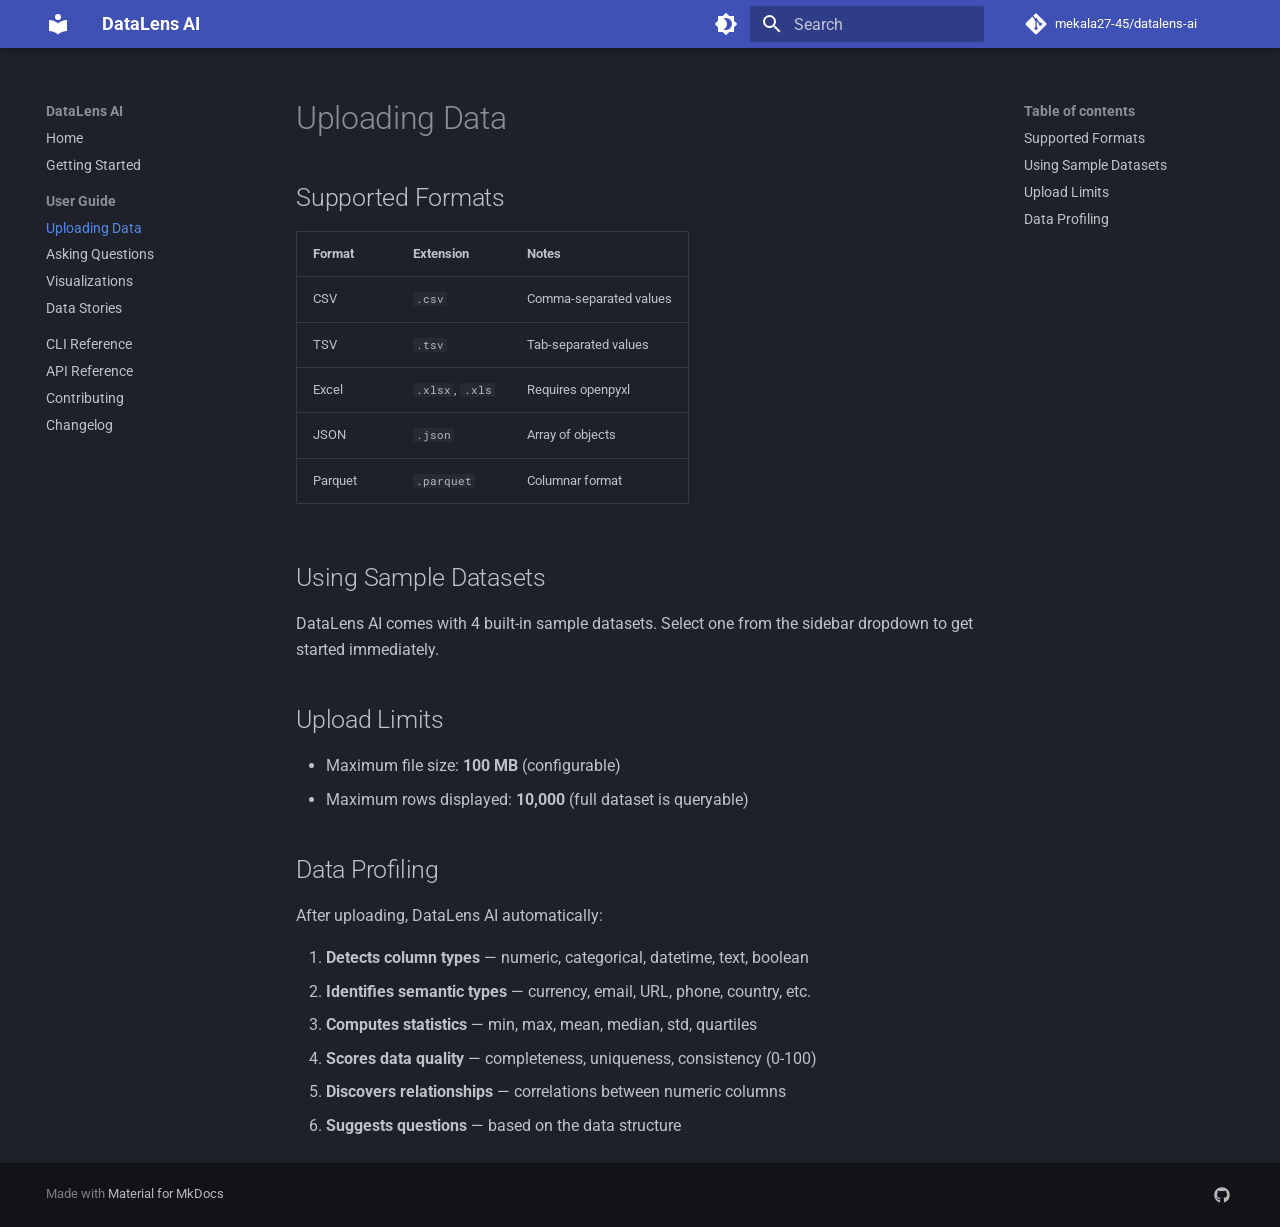
<file: user-guide/uploading-data/index.html>
<!doctype html><html lang=en class=no-js> <head><meta charset=utf-8><meta name=viewport content="width=device-width,initial-scale=1"><meta name=description content="AI-powered data analytics — upload data, ask questions in plain English, get insights"><meta name=author content="Mekala Ajay"><link href=../../getting-started/ rel=prev><link href=../asking-questions/ rel=next><link rel=icon href=../../assets/images/favicon.png><meta name=generator content="mkdocs-1.6.1, mkdocs-material-9.7.6"><title>Uploading Data - DataLens AI</title><link rel=stylesheet href=../../assets/stylesheets/main.484c7ddc.min.css><link rel=stylesheet href=../../assets/stylesheets/palette.ab4e12ef.min.css><link rel=preconnect href=https://fonts.gstatic.com crossorigin><link rel=stylesheet href="https://fonts.googleapis.com/css?family=Roboto:300,300i,400,400i,700,700i%7CRoboto+Mono:400,400i,700,700i&display=fallback"><style>:root{--md-text-font:"Roboto";--md-code-font:"Roboto Mono"}</style><script>__md_scope=new URL("../..",location),__md_hash=e=>[...e].reduce(((e,_)=>(e<<5)-e+_.charCodeAt(0)),0),__md_get=(e,_=localStorage,t=__md_scope)=>JSON.parse(_.getItem(t.pathname+"."+e)),__md_set=(e,_,t=localStorage,a=__md_scope)=>{try{t.setItem(a.pathname+"."+e,JSON.stringify(_))}catch(e){}}</script></head> <body dir=ltr data-md-color-scheme=slate data-md-color-primary=indigo data-md-color-accent=purple> <input class=md-toggle data-md-toggle=drawer type=checkbox id=__drawer autocomplete=off> <input class=md-toggle data-md-toggle=search type=checkbox id=__search autocomplete=off> <label class=md-overlay for=__drawer></label> <div data-md-component=skip> <a href=#uploading-data class=md-skip> Skip to content </a> </div> <div data-md-component=announce> </div> <header class="md-header md-header--shadow" data-md-component=header> <nav class="md-header__inner md-grid" aria-label=Header> <a href=../.. title="DataLens AI" class="md-header__button md-logo" aria-label="DataLens AI" data-md-component=logo> <svg xmlns=http://www.w3.org/2000/svg viewbox="0 0 24 24"><path d="M12 8a3 3 0 0 0 3-3 3 3 0 0 0-3-3 3 3 0 0 0-3 3 3 3 0 0 0 3 3m0 3.54C9.64 9.35 6.5 8 3 8v11c3.5 0 6.64 1.35 9 3.54 2.36-2.19 5.5-3.54 9-3.54V8c-3.5 0-6.64 1.35-9 3.54"/></svg> </a> <label class="md-header__button md-icon" for=__drawer> <svg xmlns=http://www.w3.org/2000/svg viewbox="0 0 24 24"><path d="M3 6h18v2H3zm0 5h18v2H3zm0 5h18v2H3z"/></svg> </label> <div class=md-header__title data-md-component=header-title> <div class=md-header__ellipsis> <div class=md-header__topic> <span class=md-ellipsis> DataLens AI </span> </div> <div class=md-header__topic data-md-component=header-topic> <span class=md-ellipsis> Uploading Data </span> </div> </div> </div> <form class=md-header__option data-md-component=palette> <input class=md-option data-md-color-media data-md-color-scheme=slate data-md-color-primary=indigo data-md-color-accent=purple aria-label="Switch to light mode" type=radio name=__palette id=__palette_0> <label class="md-header__button md-icon" title="Switch to light mode" for=__palette_1 hidden> <svg xmlns=http://www.w3.org/2000/svg viewbox="0 0 24 24"><path d="M12 18c-.89 0-1.74-.2-2.5-.55C11.56 16.5 13 14.42 13 12s-1.44-4.5-3.5-5.45C10.26 6.2 11.11 6 12 6a6 6 0 0 1 6 6 6 6 0 0 1-6 6m8-9.31V4h-4.69L12 .69 8.69 4H4v4.69L.69 12 4 15.31V20h4.69L12 23.31 15.31 20H20v-4.69L23.31 12z"/></svg> </label> <input class=md-option data-md-color-media data-md-color-scheme=default data-md-color-primary=indigo data-md-color-accent=purple aria-label="Switch to dark mode" type=radio name=__palette id=__palette_1> <label class="md-header__button md-icon" title="Switch to dark mode" for=__palette_0 hidden> <svg xmlns=http://www.w3.org/2000/svg viewbox="0 0 24 24"><path d="M12 8a4 4 0 0 0-4 4 4 4 0 0 0 4 4 4 4 0 0 0 4-4 4 4 0 0 0-4-4m0 10a6 6 0 0 1-6-6 6 6 0 0 1 6-6 6 6 0 0 1 6 6 6 6 0 0 1-6 6m8-9.31V4h-4.69L12 .69 8.69 4H4v4.69L.69 12 4 15.31V20h4.69L12 23.31 15.31 20H20v-4.69L23.31 12z"/></svg> </label> </form> <script>var palette=__md_get("__palette");if(palette&&palette.color){if("(prefers-color-scheme)"===palette.color.media){var media=matchMedia("(prefers-color-scheme: light)"),input=document.querySelector(media.matches?"[data-md-color-media='(prefers-color-scheme: light)']":"[data-md-color-media='(prefers-color-scheme: dark)']");palette.color.media=input.getAttribute("data-md-color-media"),palette.color.scheme=input.getAttribute("data-md-color-scheme"),palette.color.primary=input.getAttribute("data-md-color-primary"),palette.color.accent=input.getAttribute("data-md-color-accent")}for(var[key,value]of Object.entries(palette.color))document.body.setAttribute("data-md-color-"+key,value)}</script> <label class="md-header__button md-icon" for=__search> <svg xmlns=http://www.w3.org/2000/svg viewbox="0 0 24 24"><path d="M9.5 3A6.5 6.5 0 0 1 16 9.5c0 1.61-.59 3.09-1.56 4.23l.27.27h.79l5 5-1.5 1.5-5-5v-.79l-.27-.27A6.52 6.52 0 0 1 9.5 16 6.5 6.5 0 0 1 3 9.5 6.5 6.5 0 0 1 9.5 3m0 2C7 5 5 7 5 9.5S7 14 9.5 14 14 12 14 9.5 12 5 9.5 5"/></svg> </label> <div class=md-search data-md-component=search role=dialog> <label class=md-search__overlay for=__search></label> <div class=md-search__inner role=search> <form class=md-search__form name=search> <input type=text class=md-search__input name=query aria-label=Search placeholder=Search autocapitalize=off autocorrect=off autocomplete=off spellcheck=false data-md-component=search-query required> <label class="md-search__icon md-icon" for=__search> <svg xmlns=http://www.w3.org/2000/svg viewbox="0 0 24 24"><path d="M9.5 3A6.5 6.5 0 0 1 16 9.5c0 1.61-.59 3.09-1.56 4.23l.27.27h.79l5 5-1.5 1.5-5-5v-.79l-.27-.27A6.52 6.52 0 0 1 9.5 16 6.5 6.5 0 0 1 3 9.5 6.5 6.5 0 0 1 9.5 3m0 2C7 5 5 7 5 9.5S7 14 9.5 14 14 12 14 9.5 12 5 9.5 5"/></svg> <svg xmlns=http://www.w3.org/2000/svg viewbox="0 0 24 24"><path d="M20 11v2H8l5.5 5.5-1.42 1.42L4.16 12l7.92-7.92L13.5 5.5 8 11z"/></svg> </label> <nav class=md-search__options aria-label=Search> <button type=reset class="md-search__icon md-icon" title=Clear aria-label=Clear tabindex=-1> <svg xmlns=http://www.w3.org/2000/svg viewbox="0 0 24 24"><path d="M19 6.41 17.59 5 12 10.59 6.41 5 5 6.41 10.59 12 5 17.59 6.41 19 12 13.41 17.59 19 19 17.59 13.41 12z"/></svg> </button> </nav> </form> <div class=md-search__output> <div class=md-search__scrollwrap tabindex=0 data-md-scrollfix> <div class=md-search-result data-md-component=search-result> <div class=md-search-result__meta> Initializing search </div> <ol class=md-search-result__list role=presentation></ol> </div> </div> </div> </div> </div> <div class=md-header__source> <a href=https://github.com/mekala27-45/datalens-ai title="Go to repository" class=md-source data-md-component=source> <div class="md-source__icon md-icon"> <svg xmlns=http://www.w3.org/2000/svg viewbox="0 0 448 512"><!-- Font Awesome Free 7.1.0 by @fontawesome - https://fontawesome.com License - https://fontawesome.com/license/free (Icons: CC BY 4.0, Fonts: SIL OFL 1.1, Code: MIT License) Copyright 2025 Fonticons, Inc.--><path d="M439.6 236.1 244 40.5c-5.4-5.5-12.8-8.5-20.4-8.5s-15 3-20.4 8.4L162.5 81l51.5 51.5c27.1-9.1 52.7 16.8 43.4 43.7l49.7 49.7c34.2-11.8 61.2 31 35.5 56.7-26.5 26.5-70.2-2.9-56-37.3L240.3 199v121.9c25.3 12.5 22.3 41.8 9.1 55-6.4 6.4-15.2 10.1-24.3 10.1s-17.8-3.6-24.3-10.1c-17.6-17.6-11.1-46.9 11.2-56v-123c-20.8-8.5-24.6-30.7-18.6-45L142.6 101 8.5 235.1C3 240.6 0 247.9 0 255.5s3 15 8.5 20.4l195.6 195.7c5.4 5.4 12.7 8.4 20.4 8.4s15-3 20.4-8.4l194.7-194.7c5.4-5.4 8.4-12.8 8.4-20.4s-3-15-8.4-20.4"/></svg> </div> <div class=md-source__repository> mekala27-45/datalens-ai </div> </a> </div> </nav> </header> <div class=md-container data-md-component=container> <main class=md-main data-md-component=main> <div class="md-main__inner md-grid"> <div class="md-sidebar md-sidebar--primary" data-md-component=sidebar data-md-type=navigation> <div class=md-sidebar__scrollwrap> <div class=md-sidebar__inner> <nav class="md-nav md-nav--primary" aria-label=Navigation data-md-level=0> <label class=md-nav__title for=__drawer> <a href=../.. title="DataLens AI" class="md-nav__button md-logo" aria-label="DataLens AI" data-md-component=logo> <svg xmlns=http://www.w3.org/2000/svg viewbox="0 0 24 24"><path d="M12 8a3 3 0 0 0 3-3 3 3 0 0 0-3-3 3 3 0 0 0-3 3 3 3 0 0 0 3 3m0 3.54C9.64 9.35 6.5 8 3 8v11c3.5 0 6.64 1.35 9 3.54 2.36-2.19 5.5-3.54 9-3.54V8c-3.5 0-6.64 1.35-9 3.54"/></svg> </a> DataLens AI </label> <div class=md-nav__source> <a href=https://github.com/mekala27-45/datalens-ai title="Go to repository" class=md-source data-md-component=source> <div class="md-source__icon md-icon"> <svg xmlns=http://www.w3.org/2000/svg viewbox="0 0 448 512"><!-- Font Awesome Free 7.1.0 by @fontawesome - https://fontawesome.com License - https://fontawesome.com/license/free (Icons: CC BY 4.0, Fonts: SIL OFL 1.1, Code: MIT License) Copyright 2025 Fonticons, Inc.--><path d="M439.6 236.1 244 40.5c-5.4-5.5-12.8-8.5-20.4-8.5s-15 3-20.4 8.4L162.5 81l51.5 51.5c27.1-9.1 52.7 16.8 43.4 43.7l49.7 49.7c34.2-11.8 61.2 31 35.5 56.7-26.5 26.5-70.2-2.9-56-37.3L240.3 199v121.9c25.3 12.5 22.3 41.8 9.1 55-6.4 6.4-15.2 10.1-24.3 10.1s-17.8-3.6-24.3-10.1c-17.6-17.6-11.1-46.9 11.2-56v-123c-20.8-8.5-24.6-30.7-18.6-45L142.6 101 8.5 235.1C3 240.6 0 247.9 0 255.5s3 15 8.5 20.4l195.6 195.7c5.4 5.4 12.7 8.4 20.4 8.4s15-3 20.4-8.4l194.7-194.7c5.4-5.4 8.4-12.8 8.4-20.4s-3-15-8.4-20.4"/></svg> </div> <div class=md-source__repository> mekala27-45/datalens-ai </div> </a> </div> <ul class=md-nav__list data-md-scrollfix> <li class=md-nav__item> <a href=../.. class=md-nav__link> <span class=md-ellipsis> Home </span> </a> </li> <li class=md-nav__item> <a href=../../getting-started/ class=md-nav__link> <span class=md-ellipsis> Getting Started </span> </a> </li> <li class="md-nav__item md-nav__item--active md-nav__item--section md-nav__item--nested"> <input class="md-nav__toggle md-toggle " type=checkbox id=__nav_3 checked> <label class=md-nav__link for=__nav_3 id=__nav_3_label tabindex> <span class=md-ellipsis> User Guide </span> <span class="md-nav__icon md-icon"></span> </label> <nav class=md-nav data-md-level=1 aria-labelledby=__nav_3_label aria-expanded=true> <label class=md-nav__title for=__nav_3> <span class="md-nav__icon md-icon"></span> User Guide </label> <ul class=md-nav__list data-md-scrollfix> <li class="md-nav__item md-nav__item--active"> <input class="md-nav__toggle md-toggle" type=checkbox id=__toc> <label class="md-nav__link md-nav__link--active" for=__toc> <span class=md-ellipsis> Uploading Data </span> <span class="md-nav__icon md-icon"></span> </label> <a href=./ class="md-nav__link md-nav__link--active"> <span class=md-ellipsis> Uploading Data </span> </a> <nav class="md-nav md-nav--secondary" aria-label="Table of contents"> <label class=md-nav__title for=__toc> <span class="md-nav__icon md-icon"></span> Table of contents </label> <ul class=md-nav__list data-md-component=toc data-md-scrollfix> <li class=md-nav__item> <a href=#supported-formats class=md-nav__link> <span class=md-ellipsis> Supported Formats </span> </a> </li> <li class=md-nav__item> <a href=#using-sample-datasets class=md-nav__link> <span class=md-ellipsis> Using Sample Datasets </span> </a> </li> <li class=md-nav__item> <a href=#upload-limits class=md-nav__link> <span class=md-ellipsis> Upload Limits </span> </a> </li> <li class=md-nav__item> <a href=#data-profiling class=md-nav__link> <span class=md-ellipsis> Data Profiling </span> </a> </li> </ul> </nav> </li> <li class=md-nav__item> <a href=../asking-questions/ class=md-nav__link> <span class=md-ellipsis> Asking Questions </span> </a> </li> <li class=md-nav__item> <a href=../visualizations/ class=md-nav__link> <span class=md-ellipsis> Visualizations </span> </a> </li> <li class=md-nav__item> <a href=../data-stories/ class=md-nav__link> <span class=md-ellipsis> Data Stories </span> </a> </li> </ul> </nav> </li> <li class=md-nav__item> <a href=../../cli-reference/ class=md-nav__link> <span class=md-ellipsis> CLI Reference </span> </a> </li> <li class=md-nav__item> <a href=../../api-reference/ class=md-nav__link> <span class=md-ellipsis> API Reference </span> </a> </li> <li class=md-nav__item> <a href=../../contributing/ class=md-nav__link> <span class=md-ellipsis> Contributing </span> </a> </li> <li class=md-nav__item> <a href=../../changelog/ class=md-nav__link> <span class=md-ellipsis> Changelog </span> </a> </li> </ul> </nav> </div> </div> </div> <div class="md-sidebar md-sidebar--secondary" data-md-component=sidebar data-md-type=toc> <div class=md-sidebar__scrollwrap> <div class=md-sidebar__inner> <nav class="md-nav md-nav--secondary" aria-label="Table of contents"> <label class=md-nav__title for=__toc> <span class="md-nav__icon md-icon"></span> Table of contents </label> <ul class=md-nav__list data-md-component=toc data-md-scrollfix> <li class=md-nav__item> <a href=#supported-formats class=md-nav__link> <span class=md-ellipsis> Supported Formats </span> </a> </li> <li class=md-nav__item> <a href=#using-sample-datasets class=md-nav__link> <span class=md-ellipsis> Using Sample Datasets </span> </a> </li> <li class=md-nav__item> <a href=#upload-limits class=md-nav__link> <span class=md-ellipsis> Upload Limits </span> </a> </li> <li class=md-nav__item> <a href=#data-profiling class=md-nav__link> <span class=md-ellipsis> Data Profiling </span> </a> </li> </ul> </nav> </div> </div> </div> <div class=md-content data-md-component=content> <article class="md-content__inner md-typeset"> <h1 id=uploading-data>Uploading Data</h1> <h2 id=supported-formats>Supported Formats</h2> <table> <thead> <tr> <th>Format</th> <th>Extension</th> <th>Notes</th> </tr> </thead> <tbody> <tr> <td>CSV</td> <td><code>.csv</code></td> <td>Comma-separated values</td> </tr> <tr> <td>TSV</td> <td><code>.tsv</code></td> <td>Tab-separated values</td> </tr> <tr> <td>Excel</td> <td><code>.xlsx</code>, <code>.xls</code></td> <td>Requires openpyxl</td> </tr> <tr> <td>JSON</td> <td><code>.json</code></td> <td>Array of objects</td> </tr> <tr> <td>Parquet</td> <td><code>.parquet</code></td> <td>Columnar format</td> </tr> </tbody> </table> <h2 id=using-sample-datasets>Using Sample Datasets</h2> <p>DataLens AI comes with 4 built-in sample datasets. Select one from the sidebar dropdown to get started immediately.</p> <h2 id=upload-limits>Upload Limits</h2> <ul> <li>Maximum file size: <strong>100 MB</strong> (configurable)</li> <li>Maximum rows displayed: <strong>10,000</strong> (full dataset is queryable)</li> </ul> <h2 id=data-profiling>Data Profiling</h2> <p>After uploading, DataLens AI automatically:</p> <ol> <li><strong>Detects column types</strong> — numeric, categorical, datetime, text, boolean</li> <li><strong>Identifies semantic types</strong> — currency, email, URL, phone, country, etc.</li> <li><strong>Computes statistics</strong> — min, max, mean, median, std, quartiles</li> <li><strong>Scores data quality</strong> — completeness, uniqueness, consistency (0-100)</li> <li><strong>Discovers relationships</strong> — correlations between numeric columns</li> <li><strong>Suggests questions</strong> — based on the data structure</li> </ol> </article> </div> <script>var tabs=__md_get("__tabs");if(Array.isArray(tabs))e:for(var set of document.querySelectorAll(".tabbed-set")){var labels=set.querySelector(".tabbed-labels");for(var tab of tabs)for(var label of labels.getElementsByTagName("label"))if(label.innerText.trim()===tab){var input=document.getElementById(label.htmlFor);input.checked=!0;continue e}}</script> <script>var target=document.getElementById(location.hash.slice(1));target&&target.name&&(target.checked=target.name.startsWith("__tabbed_"))</script> </div> </main> <footer class=md-footer> <div class="md-footer-meta md-typeset"> <div class="md-footer-meta__inner md-grid"> <div class=md-copyright> Made with <a href=https://squidfunk.github.io/mkdocs-material/ target=_blank rel=noopener> Material for MkDocs </a> </div> <div class=md-social> <a href=https://github.com/mekala27-45/datalens-ai target=_blank rel=noopener title=github.com class=md-social__link> <svg xmlns=http://www.w3.org/2000/svg viewbox="0 0 512 512"><!-- Font Awesome Free 7.1.0 by @fontawesome - https://fontawesome.com License - https://fontawesome.com/license/free (Icons: CC BY 4.0, Fonts: SIL OFL 1.1, Code: MIT License) Copyright 2025 Fonticons, Inc.--><path d="M173.9 397.4c0 2-2.3 3.6-5.2 3.6-3.3.3-5.6-1.3-5.6-3.6 0-2 2.3-3.6 5.2-3.6 3-.3 5.6 1.3 5.6 3.6m-31.1-4.5c-.7 2 1.3 4.3 4.3 4.9 2.6 1 5.6 0 6.2-2s-1.3-4.3-4.3-5.2c-2.6-.7-5.5.3-6.2 2.3m44.2-1.7c-2.9.7-4.9 2.6-4.6 4.9.3 2 2.9 3.3 5.9 2.6 2.9-.7 4.9-2.6 4.6-4.6-.3-1.9-3-3.2-5.9-2.9M252.8 8C114.1 8 8 113.3 8 252c0 110.9 69.8 205.8 169.5 239.2 12.8 2.3 17.3-5.6 17.3-12.1 0-6.2-.3-40.4-.3-61.4 0 0-70 15-84.7-29.8 0 0-11.4-29.1-27.8-36.6 0 0-22.9-15.7 1.6-15.4 0 0 24.9 2 38.6 25.8 21.9 38.6 58.6 27.5 72.9 20.9 2.3-16 8.8-27.1 16-33.7-55.9-6.2-112.3-14.3-112.3-110.5 0-27.5 7.6-41.3 23.6-58.9-2.6-6.5-11.1-33.3 2.6-67.9 20.9-6.5 69 27 69 27 20-5.6 41.5-8.5 62.8-8.5s42.8 2.9 62.8 8.5c0 0 48.1-33.6 69-27 13.7 34.7 5.2 61.4 2.6 67.9 16 17.7 25.8 31.5 25.8 58.9 0 96.5-58.9 104.2-114.8 110.5 9.2 7.9 17 22.9 17 46.4 0 33.7-.3 75.4-.3 83.6 0 6.5 4.6 14.4 17.3 12.1C436.2 457.8 504 362.9 504 252 504 113.3 391.5 8 252.8 8M105.2 352.9c-1.3 1-1 3.3.7 5.2 1.6 1.6 3.9 2.3 5.2 1 1.3-1 1-3.3-.7-5.2-1.6-1.6-3.9-2.3-5.2-1m-10.8-8.1c-.7 1.3.3 2.9 2.3 3.9 1.6 1 3.6.7 4.3-.7.7-1.3-.3-2.9-2.3-3.9-2-.6-3.6-.3-4.3.7m32.4 35.6c-1.6 1.3-1 4.3 1.3 6.2 2.3 2.3 5.2 2.6 6.5 1 1.3-1.3.7-4.3-1.3-6.2-2.2-2.3-5.2-2.6-6.5-1m-11.4-14.7c-1.6 1-1.6 3.6 0 5.9s4.3 3.3 5.6 2.3c1.6-1.3 1.6-3.9 0-6.2-1.4-2.3-4-3.3-5.6-2"/></svg> </a> </div> </div> </div> </footer> </div> <div class=md-dialog data-md-component=dialog> <div class="md-dialog__inner md-typeset"></div> </div> <script id=__config type=application/json>{"annotate": null, "base": "../..", "features": ["navigation.instant", "navigation.tracking", "navigation.sections", "navigation.expand", "content.code.copy", "content.tabs.link", "search.highlight"], "search": "../../assets/javascripts/workers/search.2c215733.min.js", "tags": null, "translations": {"clipboard.copied": "Copied to clipboard", "clipboard.copy": "Copy to clipboard", "search.result.more.one": "1 more on this page", "search.result.more.other": "# more on this page", "search.result.none": "No matching documents", "search.result.one": "1 matching document", "search.result.other": "# matching documents", "search.result.placeholder": "Type to start searching", "search.result.term.missing": "Missing", "select.version": "Select version"}, "version": null}</script> <script src=../../assets/javascripts/bundle.79ae519e.min.js></script> </body> </html>
</file>
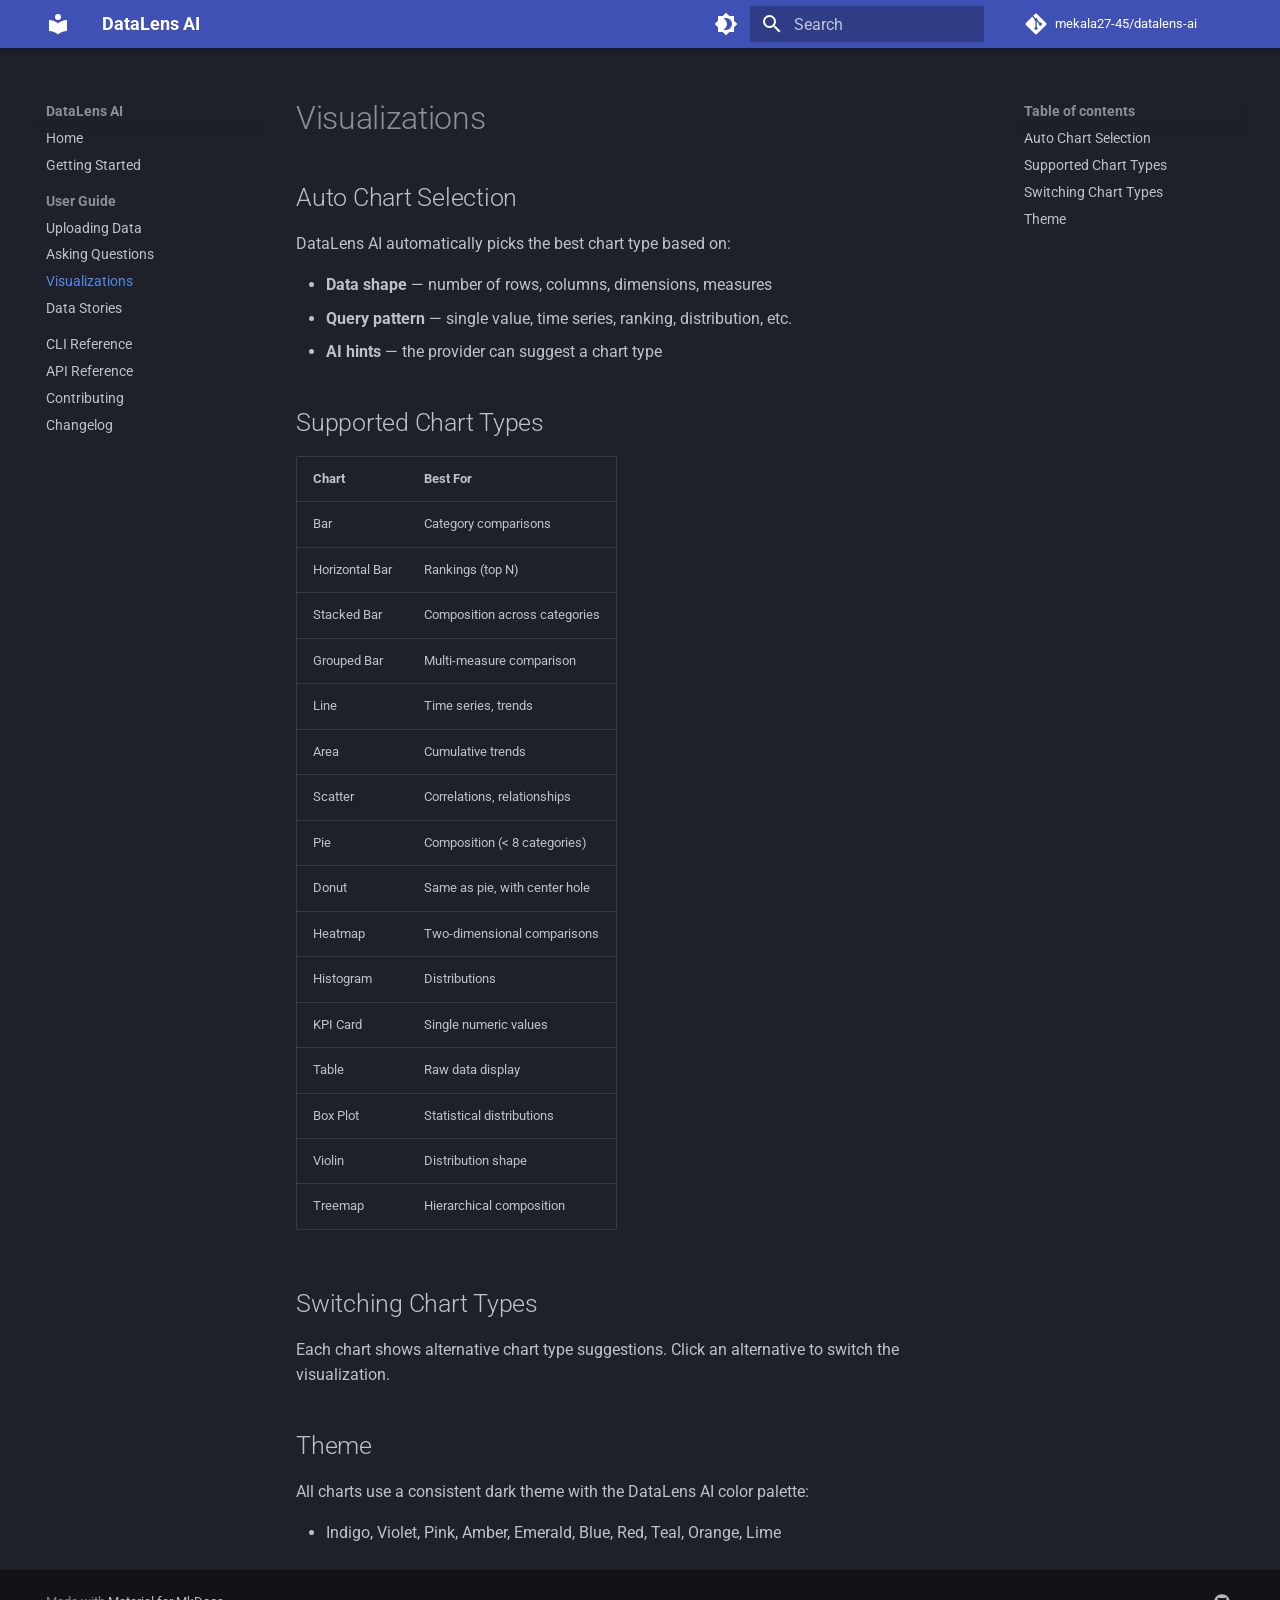
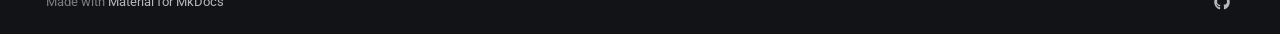
<file: user-guide/visualizations/index.html>
<!doctype html><html lang=en class=no-js> <head><meta charset=utf-8><meta name=viewport content="width=device-width,initial-scale=1"><meta name=description content="AI-powered data analytics — upload data, ask questions in plain English, get insights"><meta name=author content="Mekala Ajay"><link href=../asking-questions/ rel=prev><link href=../data-stories/ rel=next><link rel=icon href=../../assets/images/favicon.png><meta name=generator content="mkdocs-1.6.1, mkdocs-material-9.7.6"><title>Visualizations - DataLens AI</title><link rel=stylesheet href=../../assets/stylesheets/main.484c7ddc.min.css><link rel=stylesheet href=../../assets/stylesheets/palette.ab4e12ef.min.css><link rel=preconnect href=https://fonts.gstatic.com crossorigin><link rel=stylesheet href="https://fonts.googleapis.com/css?family=Roboto:300,300i,400,400i,700,700i%7CRoboto+Mono:400,400i,700,700i&display=fallback"><style>:root{--md-text-font:"Roboto";--md-code-font:"Roboto Mono"}</style><script>__md_scope=new URL("../..",location),__md_hash=e=>[...e].reduce(((e,_)=>(e<<5)-e+_.charCodeAt(0)),0),__md_get=(e,_=localStorage,t=__md_scope)=>JSON.parse(_.getItem(t.pathname+"."+e)),__md_set=(e,_,t=localStorage,a=__md_scope)=>{try{t.setItem(a.pathname+"."+e,JSON.stringify(_))}catch(e){}}</script></head> <body dir=ltr data-md-color-scheme=slate data-md-color-primary=indigo data-md-color-accent=purple> <input class=md-toggle data-md-toggle=drawer type=checkbox id=__drawer autocomplete=off> <input class=md-toggle data-md-toggle=search type=checkbox id=__search autocomplete=off> <label class=md-overlay for=__drawer></label> <div data-md-component=skip> <a href=#visualizations class=md-skip> Skip to content </a> </div> <div data-md-component=announce> </div> <header class="md-header md-header--shadow" data-md-component=header> <nav class="md-header__inner md-grid" aria-label=Header> <a href=../.. title="DataLens AI" class="md-header__button md-logo" aria-label="DataLens AI" data-md-component=logo> <svg xmlns=http://www.w3.org/2000/svg viewbox="0 0 24 24"><path d="M12 8a3 3 0 0 0 3-3 3 3 0 0 0-3-3 3 3 0 0 0-3 3 3 3 0 0 0 3 3m0 3.54C9.64 9.35 6.5 8 3 8v11c3.5 0 6.64 1.35 9 3.54 2.36-2.19 5.5-3.54 9-3.54V8c-3.5 0-6.64 1.35-9 3.54"/></svg> </a> <label class="md-header__button md-icon" for=__drawer> <svg xmlns=http://www.w3.org/2000/svg viewbox="0 0 24 24"><path d="M3 6h18v2H3zm0 5h18v2H3zm0 5h18v2H3z"/></svg> </label> <div class=md-header__title data-md-component=header-title> <div class=md-header__ellipsis> <div class=md-header__topic> <span class=md-ellipsis> DataLens AI </span> </div> <div class=md-header__topic data-md-component=header-topic> <span class=md-ellipsis> Visualizations </span> </div> </div> </div> <form class=md-header__option data-md-component=palette> <input class=md-option data-md-color-media data-md-color-scheme=slate data-md-color-primary=indigo data-md-color-accent=purple aria-label="Switch to light mode" type=radio name=__palette id=__palette_0> <label class="md-header__button md-icon" title="Switch to light mode" for=__palette_1 hidden> <svg xmlns=http://www.w3.org/2000/svg viewbox="0 0 24 24"><path d="M12 18c-.89 0-1.74-.2-2.5-.55C11.56 16.5 13 14.42 13 12s-1.44-4.5-3.5-5.45C10.26 6.2 11.11 6 12 6a6 6 0 0 1 6 6 6 6 0 0 1-6 6m8-9.31V4h-4.69L12 .69 8.69 4H4v4.69L.69 12 4 15.31V20h4.69L12 23.31 15.31 20H20v-4.69L23.31 12z"/></svg> </label> <input class=md-option data-md-color-media data-md-color-scheme=default data-md-color-primary=indigo data-md-color-accent=purple aria-label="Switch to dark mode" type=radio name=__palette id=__palette_1> <label class="md-header__button md-icon" title="Switch to dark mode" for=__palette_0 hidden> <svg xmlns=http://www.w3.org/2000/svg viewbox="0 0 24 24"><path d="M12 8a4 4 0 0 0-4 4 4 4 0 0 0 4 4 4 4 0 0 0 4-4 4 4 0 0 0-4-4m0 10a6 6 0 0 1-6-6 6 6 0 0 1 6-6 6 6 0 0 1 6 6 6 6 0 0 1-6 6m8-9.31V4h-4.69L12 .69 8.69 4H4v4.69L.69 12 4 15.31V20h4.69L12 23.31 15.31 20H20v-4.69L23.31 12z"/></svg> </label> </form> <script>var palette=__md_get("__palette");if(palette&&palette.color){if("(prefers-color-scheme)"===palette.color.media){var media=matchMedia("(prefers-color-scheme: light)"),input=document.querySelector(media.matches?"[data-md-color-media='(prefers-color-scheme: light)']":"[data-md-color-media='(prefers-color-scheme: dark)']");palette.color.media=input.getAttribute("data-md-color-media"),palette.color.scheme=input.getAttribute("data-md-color-scheme"),palette.color.primary=input.getAttribute("data-md-color-primary"),palette.color.accent=input.getAttribute("data-md-color-accent")}for(var[key,value]of Object.entries(palette.color))document.body.setAttribute("data-md-color-"+key,value)}</script> <label class="md-header__button md-icon" for=__search> <svg xmlns=http://www.w3.org/2000/svg viewbox="0 0 24 24"><path d="M9.5 3A6.5 6.5 0 0 1 16 9.5c0 1.61-.59 3.09-1.56 4.23l.27.27h.79l5 5-1.5 1.5-5-5v-.79l-.27-.27A6.52 6.52 0 0 1 9.5 16 6.5 6.5 0 0 1 3 9.5 6.5 6.5 0 0 1 9.5 3m0 2C7 5 5 7 5 9.5S7 14 9.5 14 14 12 14 9.5 12 5 9.5 5"/></svg> </label> <div class=md-search data-md-component=search role=dialog> <label class=md-search__overlay for=__search></label> <div class=md-search__inner role=search> <form class=md-search__form name=search> <input type=text class=md-search__input name=query aria-label=Search placeholder=Search autocapitalize=off autocorrect=off autocomplete=off spellcheck=false data-md-component=search-query required> <label class="md-search__icon md-icon" for=__search> <svg xmlns=http://www.w3.org/2000/svg viewbox="0 0 24 24"><path d="M9.5 3A6.5 6.5 0 0 1 16 9.5c0 1.61-.59 3.09-1.56 4.23l.27.27h.79l5 5-1.5 1.5-5-5v-.79l-.27-.27A6.52 6.52 0 0 1 9.5 16 6.5 6.5 0 0 1 3 9.5 6.5 6.5 0 0 1 9.5 3m0 2C7 5 5 7 5 9.5S7 14 9.5 14 14 12 14 9.5 12 5 9.5 5"/></svg> <svg xmlns=http://www.w3.org/2000/svg viewbox="0 0 24 24"><path d="M20 11v2H8l5.5 5.5-1.42 1.42L4.16 12l7.92-7.92L13.5 5.5 8 11z"/></svg> </label> <nav class=md-search__options aria-label=Search> <button type=reset class="md-search__icon md-icon" title=Clear aria-label=Clear tabindex=-1> <svg xmlns=http://www.w3.org/2000/svg viewbox="0 0 24 24"><path d="M19 6.41 17.59 5 12 10.59 6.41 5 5 6.41 10.59 12 5 17.59 6.41 19 12 13.41 17.59 19 19 17.59 13.41 12z"/></svg> </button> </nav> </form> <div class=md-search__output> <div class=md-search__scrollwrap tabindex=0 data-md-scrollfix> <div class=md-search-result data-md-component=search-result> <div class=md-search-result__meta> Initializing search </div> <ol class=md-search-result__list role=presentation></ol> </div> </div> </div> </div> </div> <div class=md-header__source> <a href=https://github.com/mekala27-45/datalens-ai title="Go to repository" class=md-source data-md-component=source> <div class="md-source__icon md-icon"> <svg xmlns=http://www.w3.org/2000/svg viewbox="0 0 448 512"><!-- Font Awesome Free 7.1.0 by @fontawesome - https://fontawesome.com License - https://fontawesome.com/license/free (Icons: CC BY 4.0, Fonts: SIL OFL 1.1, Code: MIT License) Copyright 2025 Fonticons, Inc.--><path d="M439.6 236.1 244 40.5c-5.4-5.5-12.8-8.5-20.4-8.5s-15 3-20.4 8.4L162.5 81l51.5 51.5c27.1-9.1 52.7 16.8 43.4 43.7l49.7 49.7c34.2-11.8 61.2 31 35.5 56.7-26.5 26.5-70.2-2.9-56-37.3L240.3 199v121.9c25.3 12.5 22.3 41.8 9.1 55-6.4 6.4-15.2 10.1-24.3 10.1s-17.8-3.6-24.3-10.1c-17.6-17.6-11.1-46.9 11.2-56v-123c-20.8-8.5-24.6-30.7-18.6-45L142.6 101 8.5 235.1C3 240.6 0 247.9 0 255.5s3 15 8.5 20.4l195.6 195.7c5.4 5.4 12.7 8.4 20.4 8.4s15-3 20.4-8.4l194.7-194.7c5.4-5.4 8.4-12.8 8.4-20.4s-3-15-8.4-20.4"/></svg> </div> <div class=md-source__repository> mekala27-45/datalens-ai </div> </a> </div> </nav> </header> <div class=md-container data-md-component=container> <main class=md-main data-md-component=main> <div class="md-main__inner md-grid"> <div class="md-sidebar md-sidebar--primary" data-md-component=sidebar data-md-type=navigation> <div class=md-sidebar__scrollwrap> <div class=md-sidebar__inner> <nav class="md-nav md-nav--primary" aria-label=Navigation data-md-level=0> <label class=md-nav__title for=__drawer> <a href=../.. title="DataLens AI" class="md-nav__button md-logo" aria-label="DataLens AI" data-md-component=logo> <svg xmlns=http://www.w3.org/2000/svg viewbox="0 0 24 24"><path d="M12 8a3 3 0 0 0 3-3 3 3 0 0 0-3-3 3 3 0 0 0-3 3 3 3 0 0 0 3 3m0 3.54C9.64 9.35 6.5 8 3 8v11c3.5 0 6.64 1.35 9 3.54 2.36-2.19 5.5-3.54 9-3.54V8c-3.5 0-6.64 1.35-9 3.54"/></svg> </a> DataLens AI </label> <div class=md-nav__source> <a href=https://github.com/mekala27-45/datalens-ai title="Go to repository" class=md-source data-md-component=source> <div class="md-source__icon md-icon"> <svg xmlns=http://www.w3.org/2000/svg viewbox="0 0 448 512"><!-- Font Awesome Free 7.1.0 by @fontawesome - https://fontawesome.com License - https://fontawesome.com/license/free (Icons: CC BY 4.0, Fonts: SIL OFL 1.1, Code: MIT License) Copyright 2025 Fonticons, Inc.--><path d="M439.6 236.1 244 40.5c-5.4-5.5-12.8-8.5-20.4-8.5s-15 3-20.4 8.4L162.5 81l51.5 51.5c27.1-9.1 52.7 16.8 43.4 43.7l49.7 49.7c34.2-11.8 61.2 31 35.5 56.7-26.5 26.5-70.2-2.9-56-37.3L240.3 199v121.9c25.3 12.5 22.3 41.8 9.1 55-6.4 6.4-15.2 10.1-24.3 10.1s-17.8-3.6-24.3-10.1c-17.6-17.6-11.1-46.9 11.2-56v-123c-20.8-8.5-24.6-30.7-18.6-45L142.6 101 8.5 235.1C3 240.6 0 247.9 0 255.5s3 15 8.5 20.4l195.6 195.7c5.4 5.4 12.7 8.4 20.4 8.4s15-3 20.4-8.4l194.7-194.7c5.4-5.4 8.4-12.8 8.4-20.4s-3-15-8.4-20.4"/></svg> </div> <div class=md-source__repository> mekala27-45/datalens-ai </div> </a> </div> <ul class=md-nav__list data-md-scrollfix> <li class=md-nav__item> <a href=../.. class=md-nav__link> <span class=md-ellipsis> Home </span> </a> </li> <li class=md-nav__item> <a href=../../getting-started/ class=md-nav__link> <span class=md-ellipsis> Getting Started </span> </a> </li> <li class="md-nav__item md-nav__item--active md-nav__item--section md-nav__item--nested"> <input class="md-nav__toggle md-toggle " type=checkbox id=__nav_3 checked> <label class=md-nav__link for=__nav_3 id=__nav_3_label tabindex> <span class=md-ellipsis> User Guide </span> <span class="md-nav__icon md-icon"></span> </label> <nav class=md-nav data-md-level=1 aria-labelledby=__nav_3_label aria-expanded=true> <label class=md-nav__title for=__nav_3> <span class="md-nav__icon md-icon"></span> User Guide </label> <ul class=md-nav__list data-md-scrollfix> <li class=md-nav__item> <a href=../uploading-data/ class=md-nav__link> <span class=md-ellipsis> Uploading Data </span> </a> </li> <li class=md-nav__item> <a href=../asking-questions/ class=md-nav__link> <span class=md-ellipsis> Asking Questions </span> </a> </li> <li class="md-nav__item md-nav__item--active"> <input class="md-nav__toggle md-toggle" type=checkbox id=__toc> <label class="md-nav__link md-nav__link--active" for=__toc> <span class=md-ellipsis> Visualizations </span> <span class="md-nav__icon md-icon"></span> </label> <a href=./ class="md-nav__link md-nav__link--active"> <span class=md-ellipsis> Visualizations </span> </a> <nav class="md-nav md-nav--secondary" aria-label="Table of contents"> <label class=md-nav__title for=__toc> <span class="md-nav__icon md-icon"></span> Table of contents </label> <ul class=md-nav__list data-md-component=toc data-md-scrollfix> <li class=md-nav__item> <a href=#auto-chart-selection class=md-nav__link> <span class=md-ellipsis> Auto Chart Selection </span> </a> </li> <li class=md-nav__item> <a href=#supported-chart-types class=md-nav__link> <span class=md-ellipsis> Supported Chart Types </span> </a> </li> <li class=md-nav__item> <a href=#switching-chart-types class=md-nav__link> <span class=md-ellipsis> Switching Chart Types </span> </a> </li> <li class=md-nav__item> <a href=#theme class=md-nav__link> <span class=md-ellipsis> Theme </span> </a> </li> </ul> </nav> </li> <li class=md-nav__item> <a href=../data-stories/ class=md-nav__link> <span class=md-ellipsis> Data Stories </span> </a> </li> </ul> </nav> </li> <li class=md-nav__item> <a href=../../cli-reference/ class=md-nav__link> <span class=md-ellipsis> CLI Reference </span> </a> </li> <li class=md-nav__item> <a href=../../api-reference/ class=md-nav__link> <span class=md-ellipsis> API Reference </span> </a> </li> <li class=md-nav__item> <a href=../../contributing/ class=md-nav__link> <span class=md-ellipsis> Contributing </span> </a> </li> <li class=md-nav__item> <a href=../../changelog/ class=md-nav__link> <span class=md-ellipsis> Changelog </span> </a> </li> </ul> </nav> </div> </div> </div> <div class="md-sidebar md-sidebar--secondary" data-md-component=sidebar data-md-type=toc> <div class=md-sidebar__scrollwrap> <div class=md-sidebar__inner> <nav class="md-nav md-nav--secondary" aria-label="Table of contents"> <label class=md-nav__title for=__toc> <span class="md-nav__icon md-icon"></span> Table of contents </label> <ul class=md-nav__list data-md-component=toc data-md-scrollfix> <li class=md-nav__item> <a href=#auto-chart-selection class=md-nav__link> <span class=md-ellipsis> Auto Chart Selection </span> </a> </li> <li class=md-nav__item> <a href=#supported-chart-types class=md-nav__link> <span class=md-ellipsis> Supported Chart Types </span> </a> </li> <li class=md-nav__item> <a href=#switching-chart-types class=md-nav__link> <span class=md-ellipsis> Switching Chart Types </span> </a> </li> <li class=md-nav__item> <a href=#theme class=md-nav__link> <span class=md-ellipsis> Theme </span> </a> </li> </ul> </nav> </div> </div> </div> <div class=md-content data-md-component=content> <article class="md-content__inner md-typeset"> <h1 id=visualizations>Visualizations</h1> <h2 id=auto-chart-selection>Auto Chart Selection</h2> <p>DataLens AI automatically picks the best chart type based on:</p> <ul> <li><strong>Data shape</strong> — number of rows, columns, dimensions, measures</li> <li><strong>Query pattern</strong> — single value, time series, ranking, distribution, etc.</li> <li><strong>AI hints</strong> — the provider can suggest a chart type</li> </ul> <h2 id=supported-chart-types>Supported Chart Types</h2> <table> <thead> <tr> <th>Chart</th> <th>Best For</th> </tr> </thead> <tbody> <tr> <td>Bar</td> <td>Category comparisons</td> </tr> <tr> <td>Horizontal Bar</td> <td>Rankings (top N)</td> </tr> <tr> <td>Stacked Bar</td> <td>Composition across categories</td> </tr> <tr> <td>Grouped Bar</td> <td>Multi-measure comparison</td> </tr> <tr> <td>Line</td> <td>Time series, trends</td> </tr> <tr> <td>Area</td> <td>Cumulative trends</td> </tr> <tr> <td>Scatter</td> <td>Correlations, relationships</td> </tr> <tr> <td>Pie</td> <td>Composition (&lt; 8 categories)</td> </tr> <tr> <td>Donut</td> <td>Same as pie, with center hole</td> </tr> <tr> <td>Heatmap</td> <td>Two-dimensional comparisons</td> </tr> <tr> <td>Histogram</td> <td>Distributions</td> </tr> <tr> <td>KPI Card</td> <td>Single numeric values</td> </tr> <tr> <td>Table</td> <td>Raw data display</td> </tr> <tr> <td>Box Plot</td> <td>Statistical distributions</td> </tr> <tr> <td>Violin</td> <td>Distribution shape</td> </tr> <tr> <td>Treemap</td> <td>Hierarchical composition</td> </tr> </tbody> </table> <h2 id=switching-chart-types>Switching Chart Types</h2> <p>Each chart shows alternative chart type suggestions. Click an alternative to switch the visualization.</p> <h2 id=theme>Theme</h2> <p>All charts use a consistent dark theme with the DataLens AI color palette:</p> <ul> <li>Indigo, Violet, Pink, Amber, Emerald, Blue, Red, Teal, Orange, Lime</li> </ul> </article> </div> <script>var tabs=__md_get("__tabs");if(Array.isArray(tabs))e:for(var set of document.querySelectorAll(".tabbed-set")){var labels=set.querySelector(".tabbed-labels");for(var tab of tabs)for(var label of labels.getElementsByTagName("label"))if(label.innerText.trim()===tab){var input=document.getElementById(label.htmlFor);input.checked=!0;continue e}}</script> <script>var target=document.getElementById(location.hash.slice(1));target&&target.name&&(target.checked=target.name.startsWith("__tabbed_"))</script> </div> </main> <footer class=md-footer> <div class="md-footer-meta md-typeset"> <div class="md-footer-meta__inner md-grid"> <div class=md-copyright> Made with <a href=https://squidfunk.github.io/mkdocs-material/ target=_blank rel=noopener> Material for MkDocs </a> </div> <div class=md-social> <a href=https://github.com/mekala27-45/datalens-ai target=_blank rel=noopener title=github.com class=md-social__link> <svg xmlns=http://www.w3.org/2000/svg viewbox="0 0 512 512"><!-- Font Awesome Free 7.1.0 by @fontawesome - https://fontawesome.com License - https://fontawesome.com/license/free (Icons: CC BY 4.0, Fonts: SIL OFL 1.1, Code: MIT License) Copyright 2025 Fonticons, Inc.--><path d="M173.9 397.4c0 2-2.3 3.6-5.2 3.6-3.3.3-5.6-1.3-5.6-3.6 0-2 2.3-3.6 5.2-3.6 3-.3 5.6 1.3 5.6 3.6m-31.1-4.5c-.7 2 1.3 4.3 4.3 4.9 2.6 1 5.6 0 6.2-2s-1.3-4.3-4.3-5.2c-2.6-.7-5.5.3-6.2 2.3m44.2-1.7c-2.9.7-4.9 2.6-4.6 4.9.3 2 2.9 3.3 5.9 2.6 2.9-.7 4.9-2.6 4.6-4.6-.3-1.9-3-3.2-5.9-2.9M252.8 8C114.1 8 8 113.3 8 252c0 110.9 69.8 205.8 169.5 239.2 12.8 2.3 17.3-5.6 17.3-12.1 0-6.2-.3-40.4-.3-61.4 0 0-70 15-84.7-29.8 0 0-11.4-29.1-27.8-36.6 0 0-22.9-15.7 1.6-15.4 0 0 24.9 2 38.6 25.8 21.9 38.6 58.6 27.5 72.9 20.9 2.3-16 8.8-27.1 16-33.7-55.9-6.2-112.3-14.3-112.3-110.5 0-27.5 7.6-41.3 23.6-58.9-2.6-6.5-11.1-33.3 2.6-67.9 20.9-6.5 69 27 69 27 20-5.6 41.5-8.5 62.8-8.5s42.8 2.9 62.8 8.5c0 0 48.1-33.6 69-27 13.7 34.7 5.2 61.4 2.6 67.9 16 17.7 25.8 31.5 25.8 58.9 0 96.5-58.9 104.2-114.8 110.5 9.2 7.9 17 22.9 17 46.4 0 33.7-.3 75.4-.3 83.6 0 6.5 4.6 14.4 17.3 12.1C436.2 457.8 504 362.9 504 252 504 113.3 391.5 8 252.8 8M105.2 352.9c-1.3 1-1 3.3.7 5.2 1.6 1.6 3.9 2.3 5.2 1 1.3-1 1-3.3-.7-5.2-1.6-1.6-3.9-2.3-5.2-1m-10.8-8.1c-.7 1.3.3 2.9 2.3 3.9 1.6 1 3.6.7 4.3-.7.7-1.3-.3-2.9-2.3-3.9-2-.6-3.6-.3-4.3.7m32.4 35.6c-1.6 1.3-1 4.3 1.3 6.2 2.3 2.3 5.2 2.6 6.5 1 1.3-1.3.7-4.3-1.3-6.2-2.2-2.3-5.2-2.6-6.5-1m-11.4-14.7c-1.6 1-1.6 3.6 0 5.9s4.3 3.3 5.6 2.3c1.6-1.3 1.6-3.9 0-6.2-1.4-2.3-4-3.3-5.6-2"/></svg> </a> </div> </div> </div> </footer> </div> <div class=md-dialog data-md-component=dialog> <div class="md-dialog__inner md-typeset"></div> </div> <script id=__config type=application/json>{"annotate": null, "base": "../..", "features": ["navigation.instant", "navigation.tracking", "navigation.sections", "navigation.expand", "content.code.copy", "content.tabs.link", "search.highlight"], "search": "../../assets/javascripts/workers/search.2c215733.min.js", "tags": null, "translations": {"clipboard.copied": "Copied to clipboard", "clipboard.copy": "Copy to clipboard", "search.result.more.one": "1 more on this page", "search.result.more.other": "# more on this page", "search.result.none": "No matching documents", "search.result.one": "1 matching document", "search.result.other": "# matching documents", "search.result.placeholder": "Type to start searching", "search.result.term.missing": "Missing", "select.version": "Select version"}, "version": null}</script> <script src=../../assets/javascripts/bundle.79ae519e.min.js></script> </body> </html>
</file>
